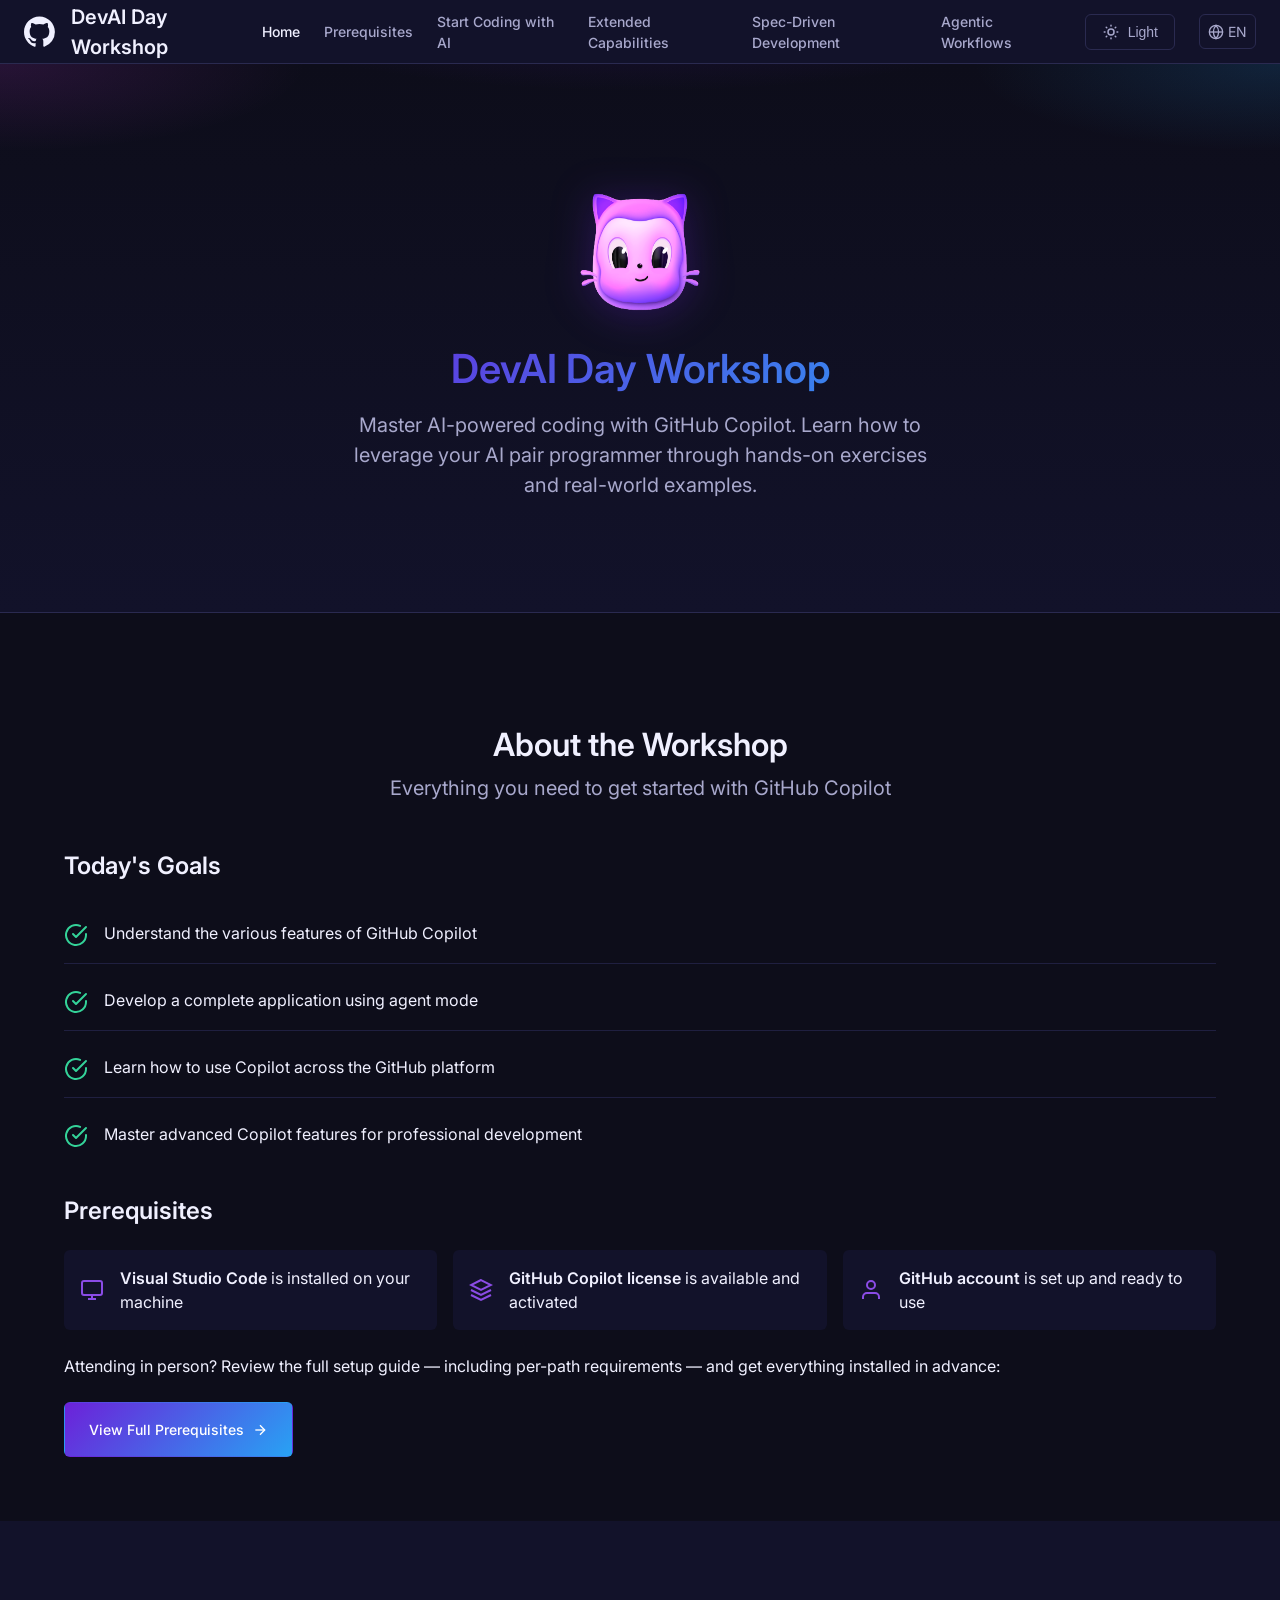
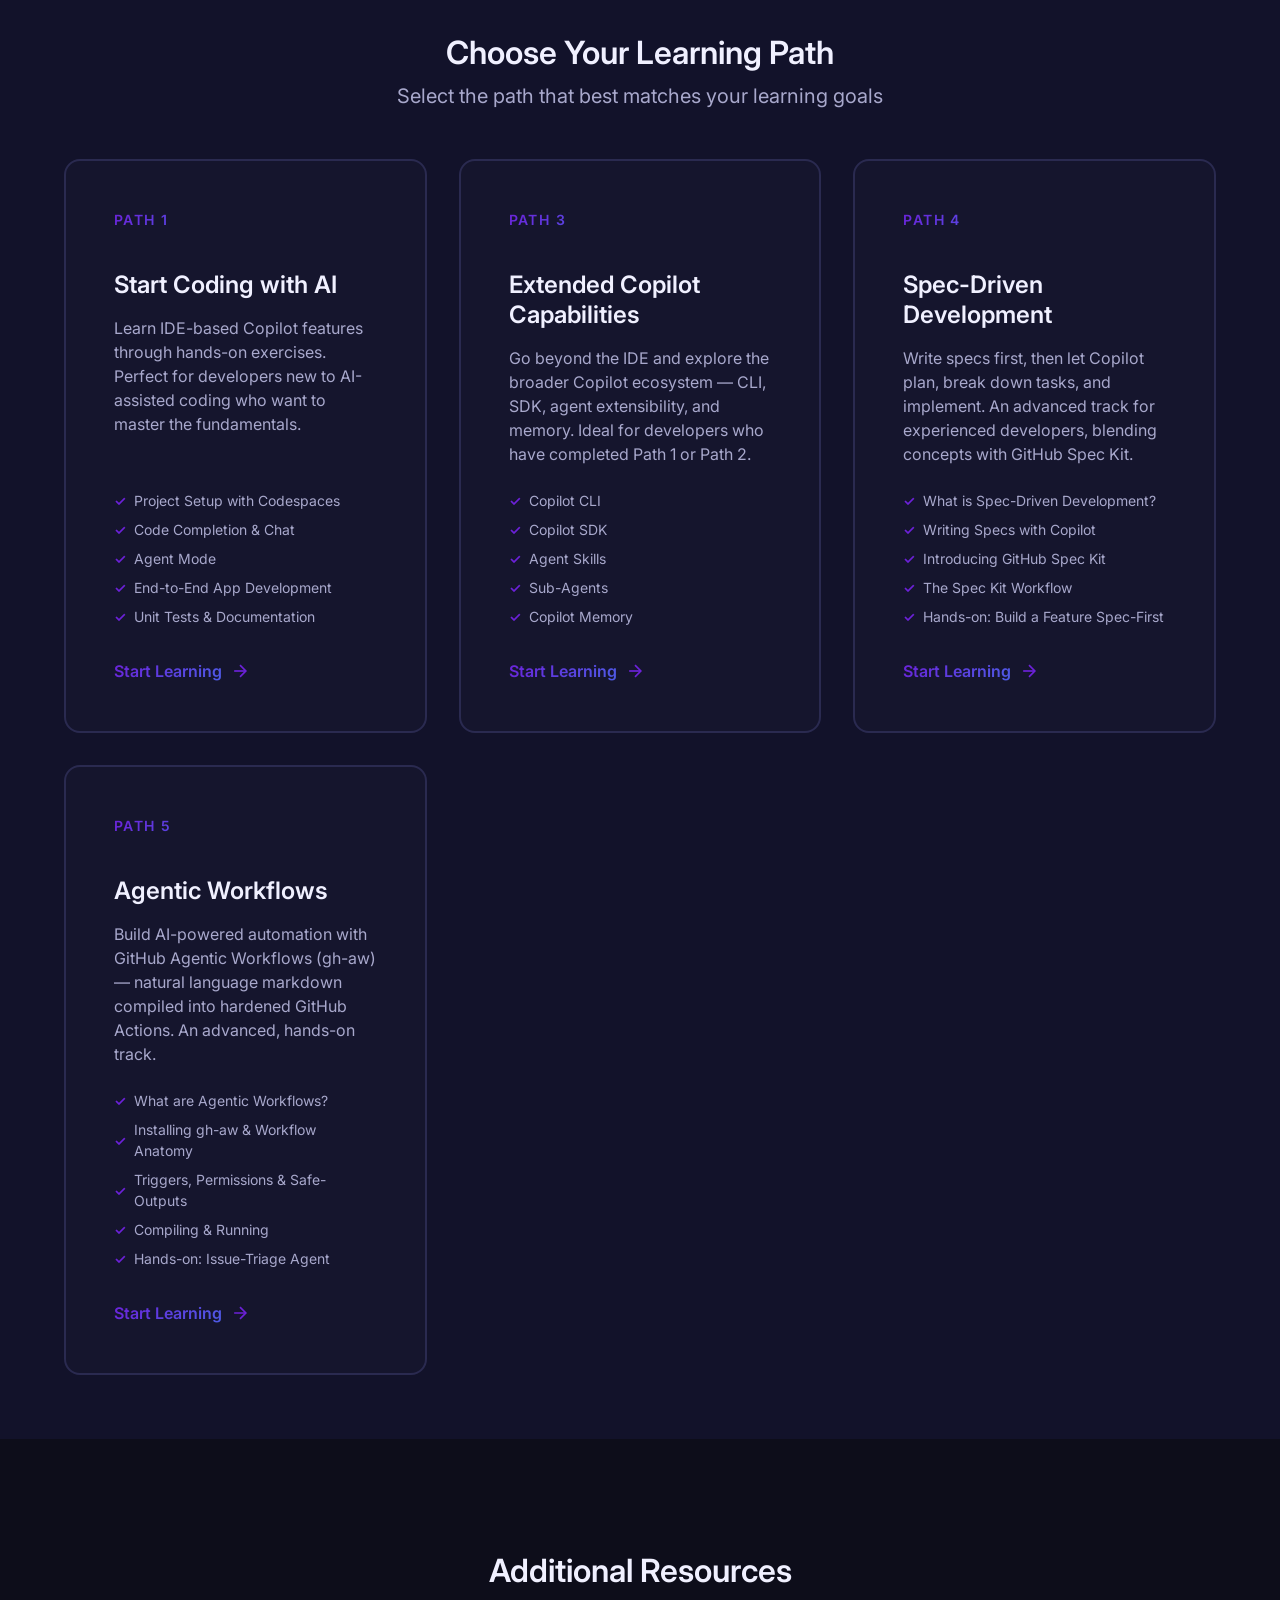
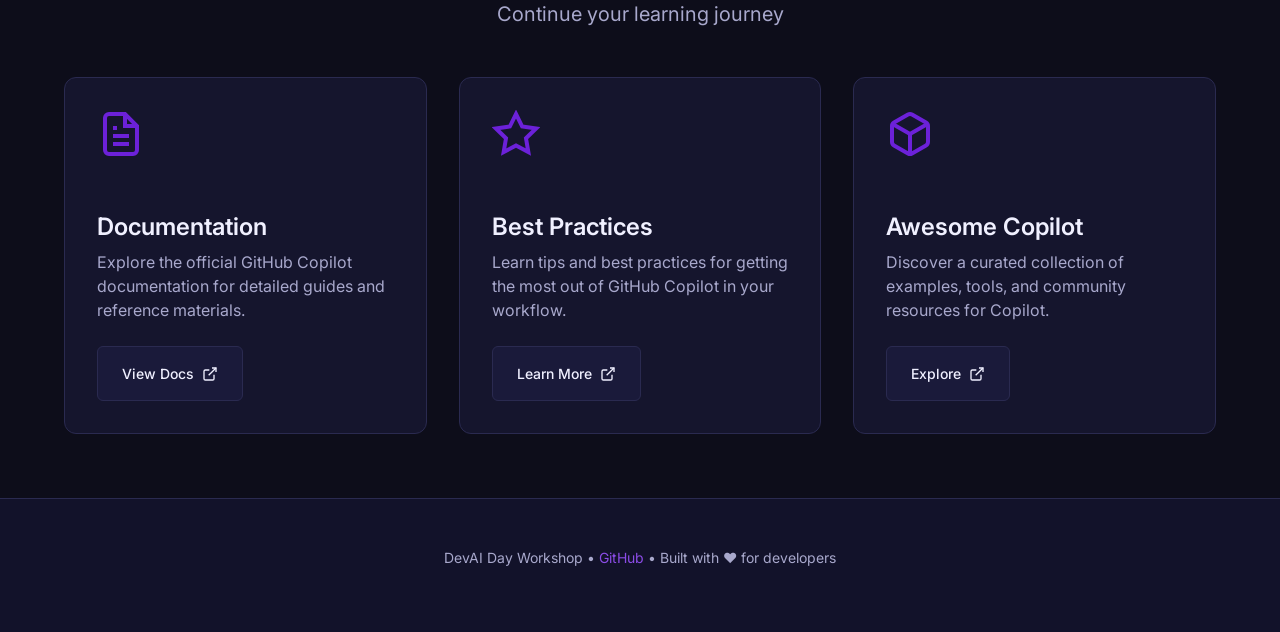
<file: index.html>
<!DOCTYPE html>
<html lang="en" data-i18n-title="index.meta.title">
<head>
  <meta charset="UTF-8">
  <meta name="viewport" content="width=device-width, initial-scale=1.0">
  <meta name="description" content="Learn how to use GitHub Copilot effectively with hands-on exercises. Choose your learning path: Start Coding with AI or explore Copilot Pro Features." data-i18n-attr="content:index.meta.description">
  <meta name="theme-color" content="#6C21D9">
  <title>DevAI Day Workshop</title>
  <link rel="stylesheet" href="devai-day-workshop/css/styles.css">
  <link rel="preconnect" href="https://fonts.googleapis.com">
  <link rel="preconnect" href="https://fonts.gstatic.com" crossorigin>
  <link href="https://fonts.googleapis.com/css2?family=Inter:wght@400;500;600;700&display=swap" rel="stylesheet">
  <style>
    body { font-family: 'Inter', var(--font-family); }
  </style>
</head>
<body data-i18n-page="index">
  <!-- Header -->
  <header class="site-header" role="banner">
    <div class="header-brand">
      <svg class="header-logo" viewBox="0 0 24 24" fill="currentColor" aria-hidden="true">
        <path d="M12 0C5.37 0 0 5.37 0 12c0 5.31 3.435 9.795 8.205 11.385.6.105.825-.255.825-.57 0-.285-.015-1.23-.015-2.235-3.015.555-3.795-.735-4.035-1.41-.135-.345-.72-1.41-1.23-1.695-.42-.225-1.02-.78-.015-.795.945-.015 1.62.87 1.845 1.23 1.08 1.815 2.805 1.305 3.495.99.105-.78.42-1.305.765-1.605-2.67-.3-5.46-1.335-5.46-5.925 0-1.305.465-2.385 1.23-3.225-.12-.3-.54-1.53.12-3.18 0 0 1.005-.315 3.3 1.23.96-.27 1.98-.405 3-.405s2.04.135 3 .405c2.295-1.56 3.3-1.23 3.3-1.23.66 1.65.24 2.88.12 3.18.765.84 1.23 1.905 1.23 3.225 0 4.605-2.805 5.625-5.475 5.925.435.375.81 1.095.81 2.22 0 1.605-.015 2.895-.015 3.3 0 .315.225.69.825.57A12.02 12.02 0 0024 12c0-6.63-5.37-12-12-12z"/>
      </svg>
      <a href="index.html" class="header-title">DevAI Day Workshop</a>
    </div>
    <nav class="header-nav" aria-label="Main navigation" data-i18n-attr="aria-label:common.nav.ariaMain">
      <a href="index.html" class="header-nav-link active" data-i18n="common.nav.home">Home</a>
      <a href="devai-day-workshop/prerequisites.html" class="header-nav-link" data-i18n="common.nav.prerequisites">Prerequisites</a>
      <a href="devai-day-workshop/start-coding.html" class="header-nav-link" data-i18n="common.nav.startCoding">Start Coding with AI</a>
      <a href="devai-day-workshop/extended-capabilities.html" class="header-nav-link" data-i18n="common.nav.extendedCapabilities">Extended Capabilities</a>
      <a href="devai-day-workshop/spec-driven-development.html" class="header-nav-link" data-i18n="common.nav.specDriven">Spec-Driven Development</a>
      <a href="devai-day-workshop/agentic-workflows.html" class="header-nav-link" data-i18n="common.nav.agenticWorkflows">Agentic Workflows</a>
      <button id="theme-toggle" class="theme-toggle" aria-label="Toggle dark mode" data-i18n-attr="aria-label:common.theme.toggleAria">
        <svg class="theme-toggle-icon" width="18" height="18" viewBox="0 0 24 24" fill="none" aria-hidden="true">
          <path d="M20.354 15.354A9 9 0 018.646 3.646 9.003 9.003 0 0012 21a9.003 9.003 0 008.354-5.646z" stroke="currentColor" stroke-width="2" stroke-linecap="round" stroke-linejoin="round"/>
        </svg>
        <span class="theme-toggle-text">Dark</span>
      </button>
      <div class="lang-switcher" data-lang-switcher>
        <svg class="lang-switcher-icon" viewBox="0 0 24 24" fill="none" stroke="currentColor" stroke-width="2" aria-hidden="true">
          <circle cx="12" cy="12" r="10"/>
          <line x1="2" y1="12" x2="22" y2="12"/>
          <path d="M12 2a15.3 15.3 0 0 1 4 10 15.3 15.3 0 0 1-4 10 15.3 15.3 0 0 1-4-10 15.3 15.3 0 0 1 4-10z"/>
        </svg>
        <select class="lang-select" aria-label="Select language" data-i18n-attr="aria-label:common.lang.selectAria">
          <option value="en">EN</option>
          <option value="nl">NL</option>
        </select>
      </div>
    </nav>
  </header>

  <!-- Main Content -->
  <main class="main-content" role="main">
    <!-- Hero Section -->
    <section class="hero" aria-labelledby="hero-title">
      <div class="hero-content">
        <img src="devai-day-workshop/img/mona.png" alt="GitHub Copilot Logo" data-i18n-attr="alt:index.hero.logoAlt" class="hero-logo">
        <h1 id="hero-title" class="hero-title" data-i18n="index.hero.title">DevAI Day Workshop</h1>
        <p class="hero-subtitle" data-i18n="index.hero.subtitle">
          Master AI-powered coding with GitHub Copilot. Learn how to leverage your AI pair programmer 
          through hands-on exercises and real-world examples.
        </p>
      </div>
    </section>

    <!-- About Section -->
    <section class="section" aria-labelledby="about-title">
      <div class="container">
        <div class="section-header">
          <h2 id="about-title" class="section-title" data-i18n="index.about.title">About the Workshop</h2>
          <p class="section-subtitle" data-i18n="index.about.subtitle">Everything you need to get started with GitHub Copilot</p>
        </div>

        <!-- Goals -->
        <h3 id="goals-heading" data-i18n="index.goals.title">Today's Goals</h3>
        <ul class="goals-list" aria-labelledby="goals-heading">
          <li>
            <svg viewBox="0 0 24 24" fill="none" stroke="currentColor" stroke-width="2" aria-hidden="true">
              <path d="M22 11.08V12a10 10 0 11-5.93-9.14" stroke-linecap="round" stroke-linejoin="round"/>
              <polyline points="22 4 12 14.01 9 11.01" stroke-linecap="round" stroke-linejoin="round"/>
            </svg>
            <span data-i18n="index.goals.item1">Understand the various features of GitHub Copilot</span>
          </li>
          <li>
            <svg viewBox="0 0 24 24" fill="none" stroke="currentColor" stroke-width="2" aria-hidden="true">
              <path d="M22 11.08V12a10 10 0 11-5.93-9.14" stroke-linecap="round" stroke-linejoin="round"/>
              <polyline points="22 4 12 14.01 9 11.01" stroke-linecap="round" stroke-linejoin="round"/>
            </svg>
            <span data-i18n="index.goals.item2">Develop a complete application using agent mode</span>
          </li>
          <li>
            <svg viewBox="0 0 24 24" fill="none" stroke="currentColor" stroke-width="2" aria-hidden="true">
              <path d="M22 11.08V12a10 10 0 11-5.93-9.14" stroke-linecap="round" stroke-linejoin="round"/>
              <polyline points="22 4 12 14.01 9 11.01" stroke-linecap="round" stroke-linejoin="round"/>
            </svg>
            <span data-i18n="index.goals.item3">Learn how to use Copilot across the GitHub platform</span>
          </li>
          <li>
            <svg viewBox="0 0 24 24" fill="none" stroke="currentColor" stroke-width="2" aria-hidden="true">
              <path d="M22 11.08V12a10 10 0 11-5.93-9.14" stroke-linecap="round" stroke-linejoin="round"/>
              <polyline points="22 4 12 14.01 9 11.01" stroke-linecap="round" stroke-linejoin="round"/>
            </svg>
            <span data-i18n="index.goals.item4">Master advanced Copilot features for professional development</span>
          </li>
        </ul>

        <!-- Prerequisites -->
        <h3 id="prereq-heading" data-i18n="index.prerequisites.title">Prerequisites</h3>
        <ul class="prerequisites-list" aria-labelledby="prereq-heading">
          <li>
            <svg viewBox="0 0 24 24" fill="none" stroke="currentColor" stroke-width="2" aria-hidden="true">
              <rect x="2" y="3" width="20" height="14" rx="2" ry="2"/>
              <line x1="8" y1="21" x2="16" y2="21"/>
              <line x1="12" y1="17" x2="12" y2="21"/>
            </svg>
            <span data-i18n-html="index.prerequisites.item1"><strong>Visual Studio Code</strong> is installed on your machine</span>
          </li>
          <li>
            <svg viewBox="0 0 24 24" fill="none" stroke="currentColor" stroke-width="2" aria-hidden="true">
              <path d="M12 2L2 7l10 5 10-5-10-5z"/>
              <path d="M2 17l10 5 10-5"/>
              <path d="M2 12l10 5 10-5"/>
            </svg>
            <span data-i18n-html="index.prerequisites.item2"><strong>GitHub Copilot license</strong> is available and activated</span>
          </li>
          <li>
            <svg viewBox="0 0 24 24" fill="none" stroke="currentColor" stroke-width="2" aria-hidden="true">
              <path d="M20 21v-2a4 4 0 00-4-4H8a4 4 0 00-4 4v2"/>
              <circle cx="12" cy="7" r="4"/>
            </svg>
            <span data-i18n-html="index.prerequisites.item3"><strong>GitHub account</strong> is set up and ready to use</span>
          </li>
        </ul>

        <p style="margin-top:1.5rem;" data-i18n="index.prerequisites.note">Attending in person? Review the full setup guide — including per-path requirements — and get everything installed in advance:</p>
        <a href="devai-day-workshop/prerequisites.html" class="button button-primary" style="display:inline-flex;align-items:center;gap:0.5rem;margin-top:0.5rem;">
          <span data-i18n="index.prerequisites.cta">View Full Prerequisites</span>
          <svg width="16" height="16" viewBox="0 0 24 24" fill="none" stroke="currentColor" stroke-width="2" aria-hidden="true">
            <line x1="5" y1="12" x2="19" y2="12"/>
            <polyline points="12 5 19 12 12 19"/>
          </svg>
        </a>
      </div>
    </section>

    <!-- Learning Paths Section -->
    <section class="section" aria-labelledby="paths-title" style="background-color: var(--color-bg-secondary);">
      <div class="container">
        <div class="section-header">
          <h2 id="paths-title" class="section-title" data-i18n="index.paths.title">Choose Your Learning Path</h2>
          <p class="section-subtitle" data-i18n="index.paths.subtitle">Select the path that best matches your learning goals</p>
        </div>

        <div class="path-cards">
          <!-- Path 1: Start Coding with AI -->
          <a href="devai-day-workshop/start-coding.html" class="path-card" aria-labelledby="path1-title">
            <span class="path-card-number" data-i18n="index.path1.number">Path 1</span>
            <h3 id="path1-title" class="path-card-title" data-i18n="index.path1.title">Start Coding with AI</h3>
            <p class="path-card-description" data-i18n="index.path1.description">
              Learn IDE-based Copilot features through hands-on exercises. Perfect for developers 
              new to AI-assisted coding who want to master the fundamentals.
            </p>
            <ul class="path-card-topics">
              <li data-i18n="index.path1.topic1">Project Setup with Codespaces</li>
              <li data-i18n="index.path1.topic2">Code Completion &amp; Chat</li>
              <li data-i18n="index.path1.topic3">Agent Mode</li>
              <li data-i18n="index.path1.topic4">End-to-End App Development</li>
              <li data-i18n="index.path1.topic5">Unit Tests &amp; Documentation</li>
            </ul>
            <span class="path-card-action">
              <span data-i18n="index.path1.action">Start Learning</span>
              <svg width="20" height="20" viewBox="0 0 24 24" fill="none" stroke="currentColor" stroke-width="2" aria-hidden="true">
                <line x1="5" y1="12" x2="19" y2="12"/>
                <polyline points="12 5 19 12 12 19"/>
              </svg>
            </span>
          </a>

          <!-- Path 3: Extended Copilot Capabilities -->
          <a href="devai-day-workshop/extended-capabilities.html" class="path-card" aria-labelledby="path3-title">
            <span class="path-card-number" data-i18n="index.path3.number">Path 3</span>
            <h3 id="path3-title" class="path-card-title" data-i18n="index.path3.title">Extended Copilot Capabilities</h3>
            <p class="path-card-description" data-i18n="index.path3.description">
              Go beyond the IDE and explore the broader Copilot ecosystem — CLI, SDK, agent 
              extensibility, and memory. Ideal for developers who have completed Path 1.
            </p>
            <ul class="path-card-topics">
              <li data-i18n="index.path3.topic1">Copilot CLI</li>
              <li data-i18n="index.path3.topic2">Copilot SDK</li>
              <li data-i18n="index.path3.topic3">Agent Skills</li>
              <li data-i18n="index.path3.topic4">Sub-Agents</li>
              <li data-i18n="index.path3.topic5">Copilot Memory</li>
            </ul>
            <span class="path-card-action">
              <span data-i18n="index.path3.action">Start Learning</span>
              <svg width="20" height="20" viewBox="0 0 24 24" fill="none" stroke="currentColor" stroke-width="2" aria-hidden="true">
                <line x1="5" y1="12" x2="19" y2="12"/>
                <polyline points="12 5 19 12 12 19"/>
              </svg>
            </span>
          </a>

          <!-- Path 4: Spec-Driven Development -->
          <a href="devai-day-workshop/spec-driven-development.html" class="path-card" aria-labelledby="path4-title">
            <span class="path-card-number" data-i18n="index.path4.number">Path 4</span>
            <h3 id="path4-title" class="path-card-title" data-i18n="index.path4.title">Spec-Driven Development</h3>
            <p class="path-card-description" data-i18n="index.path4.description">
              Write specs first, then let Copilot plan, break down tasks, and implement. An
              advanced track for experienced developers, blending concepts with GitHub Spec Kit.
            </p>
            <ul class="path-card-topics">
              <li data-i18n="index.path4.topic1">What is Spec-Driven Development?</li>
              <li data-i18n="index.path4.topic2">Writing Specs with Copilot</li>
              <li data-i18n="index.path4.topic3">Introducing GitHub Spec Kit</li>
              <li data-i18n="index.path4.topic4">The Spec Kit Workflow</li>
              <li data-i18n="index.path4.topic5">Hands-on: Build a Feature Spec-First</li>
            </ul>
            <span class="path-card-action">
              <span data-i18n="index.path4.action">Start Learning</span>
              <svg width="20" height="20" viewBox="0 0 24 24" fill="none" stroke="currentColor" stroke-width="2" aria-hidden="true">
                <line x1="5" y1="12" x2="19" y2="12"/>
                <polyline points="12 5 19 12 12 19"/>
              </svg>
            </span>
          </a>

          <!-- Path 5: Agentic Workflows -->
          <a href="devai-day-workshop/agentic-workflows.html" class="path-card" aria-labelledby="path5-title">
            <span class="path-card-number" data-i18n="index.path5.number">Path 5</span>
            <h3 id="path5-title" class="path-card-title" data-i18n="index.path5.title">Agentic Workflows</h3>
            <p class="path-card-description" data-i18n="index.path5.description">
              Build AI-powered automation with GitHub Agentic Workflows (gh-aw) — natural language
              markdown compiled into hardened GitHub Actions. An advanced, hands-on track.
            </p>
            <ul class="path-card-topics">
              <li data-i18n="index.path5.topic1">What are Agentic Workflows?</li>
              <li data-i18n="index.path5.topic2">Installing gh-aw &amp; Workflow Anatomy</li>
              <li data-i18n="index.path5.topic3">Triggers, Permissions &amp; Safe-Outputs</li>
              <li data-i18n="index.path5.topic4">Compiling &amp; Running</li>
              <li data-i18n="index.path5.topic5">Hands-on: Issue-Triage Agent</li>
            </ul>
            <span class="path-card-action">
              <span data-i18n="index.path5.action">Start Learning</span>
              <svg width="20" height="20" viewBox="0 0 24 24" fill="none" stroke="currentColor" stroke-width="2" aria-hidden="true">
                <line x1="5" y1="12" x2="19" y2="12"/>
                <polyline points="12 5 19 12 12 19"/>
              </svg>
            </span>
          </a>
        </div>
      </div>
    </section>

    <!-- Resources Section -->
    <section class="section" aria-labelledby="resources-title">
      <div class="container">
        <div class="section-header">
          <h2 id="resources-title" class="section-title" data-i18n="index.resources.title">Additional Resources</h2>
          <p class="section-subtitle" data-i18n="index.resources.subtitle">Continue your learning journey</p>
        </div>

        <div class="card-grid">
          <div class="card">
            <svg class="card-icon" viewBox="0 0 24 24" fill="none" stroke="currentColor" stroke-width="2" aria-hidden="true">
              <path d="M14 2H6a2 2 0 00-2 2v16a2 2 0 002 2h12a2 2 0 002-2V8z"/>
              <polyline points="14 2 14 8 20 8"/>
              <line x1="16" y1="13" x2="8" y2="13"/>
              <line x1="16" y1="17" x2="8" y2="17"/>
              <polyline points="10 9 9 9 8 9"/>
            </svg>
            <h3 class="card-title" data-i18n="index.resources.docs.title">Documentation</h3>
            <p class="card-description" data-i18n="index.resources.docs.description">Explore the official GitHub Copilot documentation for detailed guides and reference materials.</p>
            <a href="https://docs.github.com/copilot" target="_blank" rel="noopener noreferrer" class="button button-secondary">
              <span data-i18n="index.resources.docs.cta">View Docs</span>
              <svg width="16" height="16" viewBox="0 0 24 24" fill="none" stroke="currentColor" stroke-width="2" aria-hidden="true">
                <path d="M18 13v6a2 2 0 01-2 2H5a2 2 0 01-2-2V8a2 2 0 012-2h6"/>
                <polyline points="15 3 21 3 21 9"/>
                <line x1="10" y1="14" x2="21" y2="3"/>
              </svg>
            </a>
          </div>

          <div class="card">
            <svg class="card-icon" viewBox="0 0 24 24" fill="none" stroke="currentColor" stroke-width="2" aria-hidden="true">
              <polygon points="12 2 15.09 8.26 22 9.27 17 14.14 18.18 21.02 12 17.77 5.82 21.02 7 14.14 2 9.27 8.91 8.26 12 2"/>
            </svg>
            <h3 class="card-title" data-i18n="index.resources.bestPractices.title">Best Practices</h3>
            <p class="card-description" data-i18n="index.resources.bestPractices.description">Learn tips and best practices for getting the most out of GitHub Copilot in your workflow.</p>
            <a href="https://docs.github.com/copilot/using-github-copilot/best-practices-for-using-github-copilot" target="_blank" rel="noopener noreferrer" class="button button-secondary">
              <span data-i18n="index.resources.bestPractices.cta">Learn More</span>
              <svg width="16" height="16" viewBox="0 0 24 24" fill="none" stroke="currentColor" stroke-width="2" aria-hidden="true">
                <path d="M18 13v6a2 2 0 01-2 2H5a2 2 0 01-2-2V8a2 2 0 012-2h6"/>
                <polyline points="15 3 21 3 21 9"/>
                <line x1="10" y1="14" x2="21" y2="3"/>
              </svg>
            </a>
          </div>

          <div class="card">
            <svg class="card-icon" viewBox="0 0 24 24" fill="none" stroke="currentColor" stroke-width="2" aria-hidden="true">
              <path d="M21 16V8a2 2 0 00-1-1.73l-7-4a2 2 0 00-2 0l-7 4A2 2 0 003 8v8a2 2 0 001 1.73l7 4a2 2 0 002 0l7-4A2 2 0 0021 16z"/>
              <polyline points="3.27 6.96 12 12.01 20.73 6.96"/>
              <line x1="12" y1="22.08" x2="12" y2="12"/>
            </svg>
            <h3 class="card-title" data-i18n="index.resources.awesome.title">Awesome Copilot</h3>
            <p class="card-description" data-i18n="index.resources.awesome.description">Discover a curated collection of examples, tools, and community resources for Copilot.</p>
            <a href="https://github.com/github/awesome-copilot" target="_blank" rel="noopener noreferrer" class="button button-secondary">
              <span data-i18n="index.resources.awesome.cta">Explore</span>
              <svg width="16" height="16" viewBox="0 0 24 24" fill="none" stroke="currentColor" stroke-width="2" aria-hidden="true">
                <path d="M18 13v6a2 2 0 01-2 2H5a2 2 0 01-2-2V8a2 2 0 012-2h6"/>
                <polyline points="15 3 21 3 21 9"/>
                <line x1="10" y1="14" x2="21" y2="3"/>
              </svg>
            </a>
          </div>
        </div>
      </div>
    </section>

  <!-- Footer -->
  <footer class="site-footer" role="contentinfo">
    <div class="container">
      <p data-i18n-html="common.footer.html">
        DevAI Day Workshop &bull; 
        <a href="https://github.com" target="_blank" rel="noopener noreferrer">GitHub</a> &bull;
        Built with ❤️ for developers
      </p>
    </div>
  </footer>

  <script src="devai-day-workshop/i18n/bundles/index.js"></script>
  <script src="devai-day-workshop/js/i18n.js"></script>
  <script src="devai-day-workshop/js/main.js"></script>
</body>
</html>
</file>
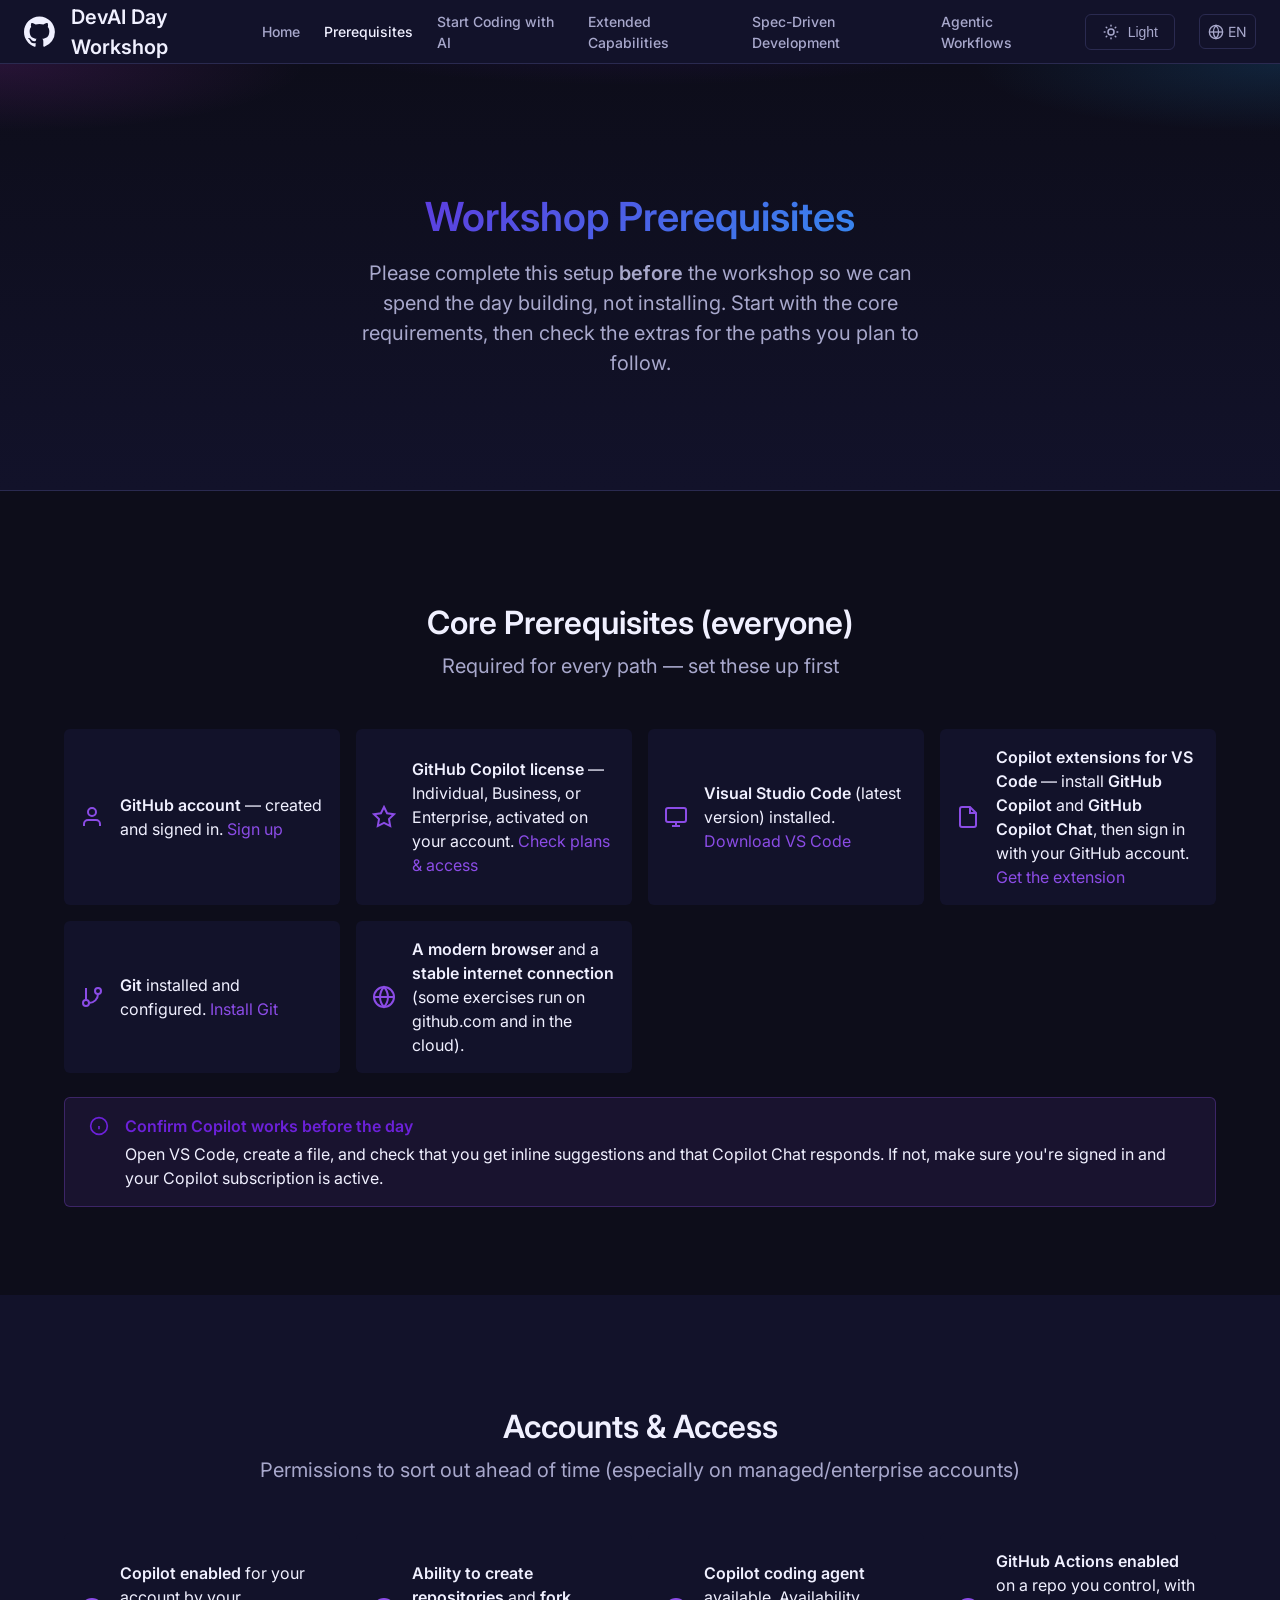
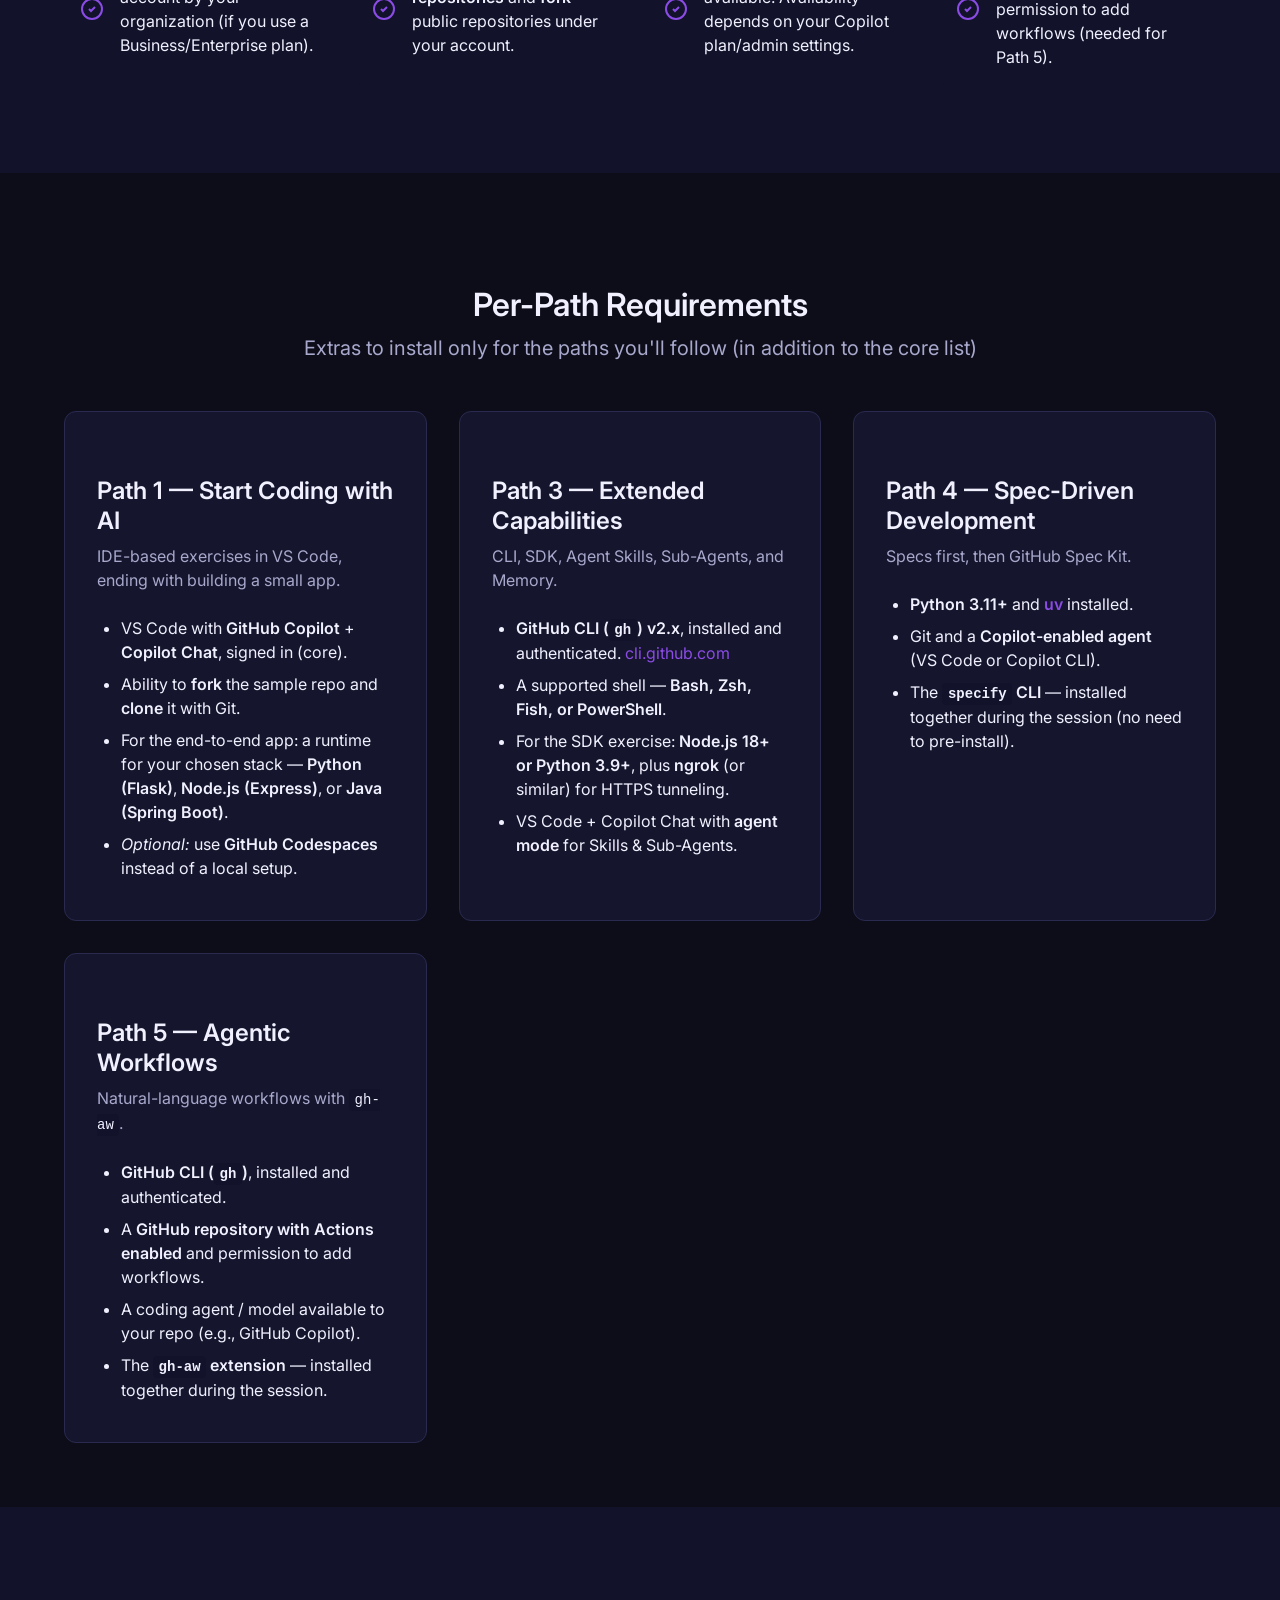
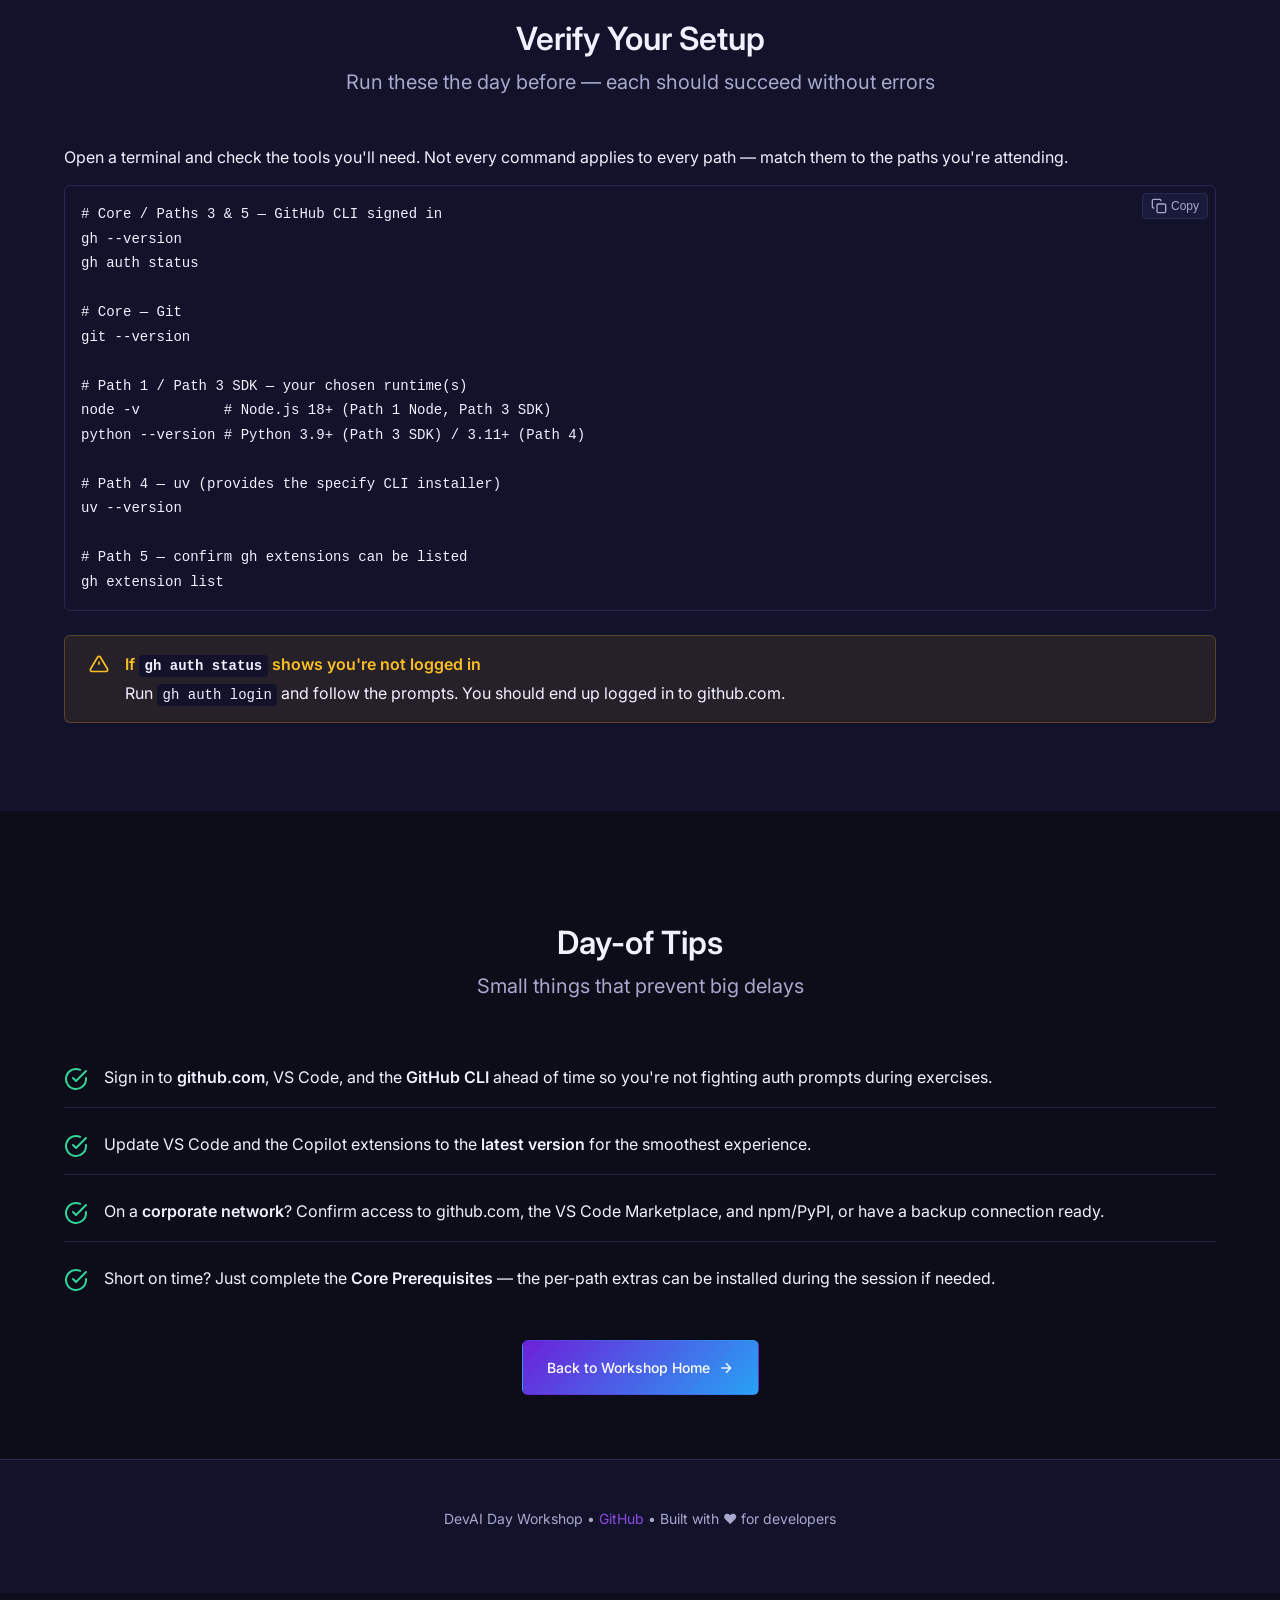
<file: devai-day-workshop/prerequisites.html>
<!DOCTYPE html>
<html lang="en" data-i18n-title="prerequisites.meta.title">
<head>
  <meta charset="UTF-8">
  <meta name="viewport" content="width=device-width, initial-scale=1.0">
  <meta name="description" content="Prerequisites for the DevAI Day Workshop — everything attendees should install and set up in advance for a smooth day, with core and per-path requirements." data-i18n-attr="content:prerequisites.meta.description">
  <meta name="theme-color" content="#6C21D9">
  <title>Prerequisites - DevAI Day Workshop</title>
  <link rel="stylesheet" href="css/styles.css">
  <link rel="preconnect" href="https://fonts.googleapis.com">
  <link rel="preconnect" href="https://fonts.gstatic.com" crossorigin>
  <link href="https://fonts.googleapis.com/css2?family=Inter:wght@400;500;600;700&display=swap" rel="stylesheet">
  <style>
    body { font-family: 'Inter', var(--font-family); }
  </style>
</head>
<body data-i18n-page="prerequisites">
  <!-- Header -->
  <header class="site-header" role="banner">
    <div class="header-brand">
      <svg class="header-logo" viewBox="0 0 24 24" fill="currentColor" aria-hidden="true">
        <path d="M12 0C5.37 0 0 5.37 0 12c0 5.31 3.435 9.795 8.205 11.385.6.105.825-.255.825-.57 0-.285-.015-1.23-.015-2.235-3.015.555-3.795-.735-4.035-1.41-.135-.345-.72-1.41-1.23-1.695-.42-.225-1.02-.78-.015-.795.945-.015 1.62.87 1.845 1.23 1.08 1.815 2.805 1.305 3.495.99.105-.78.42-1.305.765-1.605-2.67-.3-5.46-1.335-5.46-5.925 0-1.305.465-2.385 1.23-3.225-.12-.3-.54-1.53.12-3.18 0 0 1.005-.315 3.3 1.23.96-.27 1.98-.405 3-.405s2.04.135 3 .405c2.295-1.56 3.3-1.23 3.3-1.23.66 1.65.24 2.88.12 3.18.765.84 1.23 1.905 1.23 3.225 0 4.605-2.805 5.625-5.475 5.925.435.375.81 1.095.81 2.22 0 1.605-.015 2.895-.015 3.3 0 .315.225.69.825.57A12.02 12.02 0 0024 12c0-6.63-5.37-12-12-12z"/>
      </svg>
      <a href="../index.html" class="header-title">DevAI Day Workshop</a>
    </div>
    <nav class="header-nav" aria-label="Main navigation" data-i18n-attr="aria-label:common.nav.ariaMain">
      <a href="../index.html" class="header-nav-link" data-i18n="common.nav.home">Home</a>
      <a href="prerequisites.html" class="header-nav-link active" data-i18n="common.nav.prerequisites">Prerequisites</a>
      <a href="start-coding.html" class="header-nav-link" data-i18n="common.nav.startCoding">Start Coding with AI</a>

      <a href="extended-capabilities.html" class="header-nav-link" data-i18n="common.nav.extendedCapabilities">Extended Capabilities</a>
      <a href="spec-driven-development.html" class="header-nav-link" data-i18n="common.nav.specDriven">Spec-Driven Development</a>
      <a href="agentic-workflows.html" class="header-nav-link" data-i18n="common.nav.agenticWorkflows">Agentic Workflows</a>
      <button id="theme-toggle" class="theme-toggle" aria-label="Toggle dark mode" data-i18n-attr="aria-label:common.theme.toggleAria">
        <svg class="theme-toggle-icon" width="18" height="18" viewBox="0 0 24 24" fill="none" aria-hidden="true">
          <path d="M20.354 15.354A9 9 0 018.646 3.646 9.003 9.003 0 0012 21a9.003 9.003 0 008.354-5.646z" stroke="currentColor" stroke-width="2" stroke-linecap="round" stroke-linejoin="round"/>
        </svg>
        <span class="theme-toggle-text">Dark</span>
      </button>
      <div class="lang-switcher" data-lang-switcher>
        <svg class="lang-switcher-icon" viewBox="0 0 24 24" fill="none" stroke="currentColor" stroke-width="2" aria-hidden="true">
          <circle cx="12" cy="12" r="10"/>
          <line x1="2" y1="12" x2="22" y2="12"/>
          <path d="M12 2a15.3 15.3 0 0 1 4 10 15.3 15.3 0 0 1-4 10 15.3 15.3 0 0 1-4-10 15.3 15.3 0 0 1 4-10z"/>
        </svg>
        <select class="lang-select" aria-label="Select language" data-i18n-attr="aria-label:common.lang.selectAria">
          <option value="en">EN</option>
          <option value="nl">NL</option>
        </select>
      </div>
    </nav>
  </header>

  <!-- Main Content -->
  <main class="main-content" role="main">
    <!-- Hero Section -->
    <section class="hero" aria-labelledby="hero-title">
      <div class="hero-content">
        <h1 id="hero-title" class="hero-title" data-i18n="prerequisites.hero.title">Workshop Prerequisites</h1>
        <p class="hero-subtitle" data-i18n-html="prerequisites.hero.subtitle">
          Please complete this setup <strong>before</strong> the workshop so we can spend the
          day building, not installing. Start with the core requirements, then check the
          extras for the paths you plan to follow.
        </p>
      </div>
    </section>

    <!-- Core Prerequisites -->
    <section class="section" aria-labelledby="core-title">
      <div class="container">
        <div class="section-header">
          <h2 id="core-title" class="section-title" data-i18n="prerequisites.core.title">Core Prerequisites (everyone)</h2>
          <p class="section-subtitle" data-i18n="prerequisites.core.subtitle">Required for every path — set these up first</p>
        </div>

        <ul class="prerequisites-list" aria-label="Core prerequisites" data-i18n-attr="aria-label:prerequisites.core.listAria">
          <li>
            <svg viewBox="0 0 24 24" fill="none" stroke="currentColor" stroke-width="2" aria-hidden="true">
              <path d="M20 21v-2a4 4 0 00-4-4H8a4 4 0 00-4 4v2"/>
              <circle cx="12" cy="7" r="4"/>
            </svg>
            <span data-i18n-html="prerequisites.core.githubAccount.html"><strong>GitHub account</strong> — created and signed in. <a href="https://github.com/signup" target="_blank" rel="noopener noreferrer">Sign up</a></span>
          </li>
          <li>
            <svg viewBox="0 0 24 24" fill="none" stroke="currentColor" stroke-width="2" aria-hidden="true">
              <polygon points="12 2 15.09 8.26 22 9.27 17 14.14 18.18 21.02 12 17.77 5.82 21.02 7 14.14 2 9.27 8.91 8.26 12 2"/>
            </svg>
            <span data-i18n-html="prerequisites.core.copilotLicense.html"><strong>GitHub Copilot license</strong> — Individual, Business, or Enterprise, activated on your account. <a href="https://github.com/features/copilot" target="_blank" rel="noopener noreferrer">Check plans &amp; access</a></span>
          </li>
          <li>
            <svg viewBox="0 0 24 24" fill="none" stroke="currentColor" stroke-width="2" aria-hidden="true">
              <rect x="2" y="3" width="20" height="14" rx="2" ry="2"/>
              <line x1="8" y1="21" x2="16" y2="21"/>
              <line x1="12" y1="17" x2="12" y2="21"/>
            </svg>
            <span data-i18n-html="prerequisites.core.vscode.html"><strong>Visual Studio Code</strong> (latest version) installed. <a href="https://code.visualstudio.com/" target="_blank" rel="noopener noreferrer">Download VS Code</a></span>
          </li>
          <li>
            <svg viewBox="0 0 24 24" fill="none" stroke="currentColor" stroke-width="2" aria-hidden="true">
              <path d="M14 2H6a2 2 0 00-2 2v16a2 2 0 002 2h12a2 2 0 002-2V8z"/>
              <polyline points="14 2 14 8 20 8"/>
            </svg>
            <span data-i18n-html="prerequisites.core.copilotExtensions.html"><strong>Copilot extensions for VS Code</strong> — install <strong>GitHub Copilot</strong> and <strong>GitHub Copilot Chat</strong>, then sign in with your GitHub account. <a href="https://marketplace.visualstudio.com/items?itemName=GitHub.copilot" target="_blank" rel="noopener noreferrer">Get the extension</a></span>
          </li>
          <li>
            <svg viewBox="0 0 24 24" fill="none" stroke="currentColor" stroke-width="2" aria-hidden="true">
              <line x1="6" y1="3" x2="6" y2="15"/>
              <circle cx="18" cy="6" r="3"/>
              <circle cx="6" cy="18" r="3"/>
              <path d="M18 9a9 9 0 01-9 9"/>
            </svg>
            <span data-i18n-html="prerequisites.core.git.html"><strong>Git</strong> installed and configured. <a href="https://git-scm.com/downloads" target="_blank" rel="noopener noreferrer">Install Git</a></span>
          </li>
          <li>
            <svg viewBox="0 0 24 24" fill="none" stroke="currentColor" stroke-width="2" aria-hidden="true">
              <circle cx="12" cy="12" r="10"/>
              <line x1="2" y1="12" x2="22" y2="12"/>
              <path d="M12 2a15.3 15.3 0 014 10 15.3 15.3 0 01-4 10 15.3 15.3 0 01-4-10 15.3 15.3 0 014-10z"/>
            </svg>
            <span data-i18n-html="prerequisites.core.browser.html"><strong>A modern browser</strong> and a <strong>stable internet connection</strong> (some exercises run on github.com and in the cloud).</span>
          </li>
        </ul>

        <div class="info-box note" style="margin-top:1.5rem;">
          <svg viewBox="0 0 24 24" fill="none" stroke="currentColor" stroke-width="2" aria-hidden="true">
            <circle cx="12" cy="12" r="10"/>
            <line x1="12" y1="16" x2="12" y2="12"/>
            <line x1="12" y1="8" x2="12.01" y2="8"/>
          </svg>
          <div class="info-box-content">
            <strong data-i18n="prerequisites.core.confirmTitle">Confirm Copilot works before the day</strong>
            <p data-i18n="prerequisites.core.confirmText">Open VS Code, create a file, and check that you get inline suggestions and that Copilot Chat responds. If not, make sure you're signed in and your Copilot subscription is active.</p>
          </div>
        </div>
      </div>
    </section>

    <!-- Accounts & Access -->
    <section class="section" aria-labelledby="access-title" style="background-color: var(--color-bg-secondary);">
      <div class="container">
        <div class="section-header">
          <h2 id="access-title" class="section-title" data-i18n="prerequisites.access.title">Accounts &amp; Access</h2>
          <p class="section-subtitle" data-i18n="prerequisites.access.subtitle">Permissions to sort out ahead of time (especially on managed/enterprise accounts)</p>
        </div>
        <ul class="prerequisites-list" aria-label="Accounts and access" data-i18n-attr="aria-label:prerequisites.access.listAria">
          <li>
            <svg viewBox="0 0 24 24" fill="none" stroke="currentColor" stroke-width="2" aria-hidden="true">
              <path d="M9 12l2 2 4-4"/>
              <circle cx="12" cy="12" r="10"/>
            </svg>
            <span data-i18n-html="prerequisites.access.copilotEnabled.html"><strong>Copilot enabled</strong> for your account by your organization (if you use a Business/Enterprise plan).</span>
          </li>
          <li>
            <svg viewBox="0 0 24 24" fill="none" stroke="currentColor" stroke-width="2" aria-hidden="true">
              <path d="M9 12l2 2 4-4"/>
              <circle cx="12" cy="12" r="10"/>
            </svg>
            <span data-i18n-html="prerequisites.access.repositories.html"><strong>Ability to create repositories</strong> and <strong>fork</strong> public repositories under your account.</span>
          </li>
          <li>
            <svg viewBox="0 0 24 24" fill="none" stroke="currentColor" stroke-width="2" aria-hidden="true">
              <path d="M9 12l2 2 4-4"/>
              <circle cx="12" cy="12" r="10"/>
            </svg>
            <span data-i18n-html="prerequisites.access.codingAgent.html"><strong>Copilot coding agent</strong> available. Availability depends on your Copilot plan/admin settings.</span>
          </li>
          <li>
            <svg viewBox="0 0 24 24" fill="none" stroke="currentColor" stroke-width="2" aria-hidden="true">
              <path d="M9 12l2 2 4-4"/>
              <circle cx="12" cy="12" r="10"/>
            </svg>
            <span data-i18n-html="prerequisites.access.actions.html"><strong>GitHub Actions enabled</strong> on a repo you control, with permission to add workflows (needed for Path 5).</span>
          </li>
        </ul>
      </div>
    </section>

    <!-- Per-Path Requirements -->
    <section class="section" aria-labelledby="perpath-title">
      <div class="container">
        <div class="section-header">
          <h2 id="perpath-title" class="section-title" data-i18n="prerequisites.perPath.title">Per-Path Requirements</h2>
          <p class="section-subtitle" data-i18n="prerequisites.perPath.subtitle">Extras to install only for the paths you'll follow (in addition to the core list)</p>
        </div>

        <div class="card-grid">
          <!-- Path 1 -->
          <div class="card">
            <h3 class="card-title" data-i18n="prerequisites.path1.title">Path 1 — Start Coding with AI</h3>
            <p class="card-description" data-i18n="prerequisites.path1.description">IDE-based exercises in VS Code, ending with building a small app.</p>
            <ul>
              <li data-i18n-html="prerequisites.path1.item1.html">VS Code with <strong>GitHub Copilot</strong> + <strong>Copilot Chat</strong>, signed in (core).</li>
              <li data-i18n-html="prerequisites.path1.item2.html">Ability to <strong>fork</strong> the sample repo and <strong>clone</strong> it with Git.</li>
              <li data-i18n-html="prerequisites.path1.item3.html">For the end-to-end app: a runtime for your chosen stack — <strong>Python (Flask)</strong>, <strong>Node.js (Express)</strong>, or <strong>Java (Spring Boot)</strong>.</li>
              <li data-i18n-html="prerequisites.path1.item4.html"><em>Optional:</em> use <strong>GitHub Codespaces</strong> instead of a local setup.</li>
            </ul>
          </div>

          <!-- Path 3 -->
          <div class="card">
            <h3 class="card-title" data-i18n="prerequisites.path3.title">Path 3 — Extended Capabilities</h3>
            <p class="card-description" data-i18n="prerequisites.path3.description">CLI, SDK, Agent Skills, Sub-Agents, and Memory.</p>
            <ul>
              <li data-i18n-html="prerequisites.path3.item1.html"><strong>GitHub CLI (<code>gh</code>) v2.x</strong>, installed and authenticated. <a href="https://cli.github.com/" target="_blank" rel="noopener noreferrer">cli.github.com</a></li>
              <li data-i18n-html="prerequisites.path3.item2.html">A supported shell — <strong>Bash, Zsh, Fish, or PowerShell</strong>.</li>
              <li data-i18n-html="prerequisites.path3.item3.html">For the SDK exercise: <strong>Node.js 18+ or Python 3.9+</strong>, plus <strong>ngrok</strong> (or similar) for HTTPS tunneling.</li>
              <li data-i18n-html="prerequisites.path3.item4.html">VS Code + Copilot Chat with <strong>agent mode</strong> for Skills &amp; Sub-Agents.</li>
            </ul>
          </div>

          <!-- Path 4 -->
          <div class="card">
            <h3 class="card-title" data-i18n="prerequisites.path4.title">Path 4 — Spec-Driven Development</h3>
            <p class="card-description" data-i18n="prerequisites.path4.description">Specs first, then GitHub Spec Kit.</p>
            <ul>
              <li data-i18n-html="prerequisites.path4.item1.html"><strong>Python 3.11+</strong> and <strong><a href="https://docs.astral.sh/uv/" target="_blank" rel="noopener noreferrer">uv</a></strong> installed.</li>
              <li data-i18n-html="prerequisites.path4.item2.html">Git and a <strong>Copilot-enabled agent</strong> (VS Code or Copilot CLI).</li>
              <li data-i18n-html="prerequisites.path4.item3.html">The <strong><code>specify</code> CLI</strong> — installed together during the session (no need to pre-install).</li>
            </ul>
          </div>

          <!-- Path 5 -->
          <div class="card">
            <h3 class="card-title" data-i18n="prerequisites.path5.title">Path 5 — Agentic Workflows</h3>
            <p class="card-description" data-i18n-html="prerequisites.path5.description">Natural-language workflows with <code>gh-aw</code>.</p>
            <ul>
              <li data-i18n-html="prerequisites.path5.item1.html"><strong>GitHub CLI (<code>gh</code>)</strong>, installed and authenticated.</li>
              <li data-i18n-html="prerequisites.path5.item2.html">A <strong>GitHub repository with Actions enabled</strong> and permission to add workflows.</li>
              <li data-i18n="prerequisites.path5.item3">A coding agent / model available to your repo (e.g., GitHub Copilot).</li>
              <li data-i18n-html="prerequisites.path5.item4.html">The <strong><code>gh-aw</code> extension</strong> — installed together during the session.</li>
            </ul>
          </div>
        </div>
      </div>
    </section>

    <!-- Verify Your Setup -->
    <section class="section" aria-labelledby="verify-title" style="background-color: var(--color-bg-secondary);">
      <div class="container">
        <div class="section-header">
          <h2 id="verify-title" class="section-title" data-i18n="prerequisites.verify.title">Verify Your Setup</h2>
          <p class="section-subtitle" data-i18n="prerequisites.verify.subtitle">Run these the day before — each should succeed without errors</p>
        </div>

        <p data-i18n="prerequisites.verify.intro">Open a terminal and check the tools you'll need. Not every command applies to every path — match them to the paths you're attending.</p>
        <pre><code># Core / Paths 3 &amp; 5 — GitHub CLI signed in
gh --version
gh auth status

# Core — Git
git --version

# Path 1 / Path 3 SDK — your chosen runtime(s)
node -v          # Node.js 18+ (Path 1 Node, Path 3 SDK)
python --version # Python 3.9+ (Path 3 SDK) / 3.11+ (Path 4)

# Path 4 — uv (provides the specify CLI installer)
uv --version

# Path 5 — confirm gh extensions can be listed
gh extension list</code></pre>

        <div class="info-box warning" style="margin-top:1.5rem;">
          <svg viewBox="0 0 24 24" fill="none" stroke="currentColor" stroke-width="2" aria-hidden="true">
            <path d="M10.29 3.86L1.82 18a2 2 0 001.71 3h16.94a2 2 0 001.71-3L13.71 3.86a2 2 0 00-3.42 0z"/>
            <line x1="12" y1="9" x2="12" y2="13"/>
            <line x1="12" y1="17" x2="12.01" y2="17"/>
          </svg>
          <div class="info-box-content">
            <strong data-i18n-html="prerequisites.verify.authWarningTitle.html">If <code>gh auth status</code> shows you're not logged in</strong>
            <p data-i18n-html="prerequisites.verify.authWarningText.html">Run <code>gh auth login</code> and follow the prompts. You should end up logged in to github.com.</p>
          </div>
        </div>
      </div>
    </section>

    <!-- Day-of Tips -->
    <section class="section" aria-labelledby="tips-title">
      <div class="container">
        <div class="section-header">
          <h2 id="tips-title" class="section-title" data-i18n="prerequisites.tips.title">Day-of Tips</h2>
          <p class="section-subtitle" data-i18n="prerequisites.tips.subtitle">Small things that prevent big delays</p>
        </div>
        <ul class="goals-list" aria-label="Day-of tips" data-i18n-attr="aria-label:prerequisites.tips.listAria">
          <li>
            <svg viewBox="0 0 24 24" fill="none" stroke="currentColor" stroke-width="2" aria-hidden="true">
              <path d="M22 11.08V12a10 10 0 11-5.93-9.14" stroke-linecap="round" stroke-linejoin="round"/>
              <polyline points="22 4 12 14.01 9 11.01" stroke-linecap="round" stroke-linejoin="round"/>
            </svg>
            <span data-i18n-html="prerequisites.tips.signIn.html">Sign in to <strong>github.com</strong>, VS Code, and the <strong>GitHub CLI</strong> ahead of time so you're not fighting auth prompts during exercises.</span>
          </li>
          <li>
            <svg viewBox="0 0 24 24" fill="none" stroke="currentColor" stroke-width="2" aria-hidden="true">
              <path d="M22 11.08V12a10 10 0 11-5.93-9.14" stroke-linecap="round" stroke-linejoin="round"/>
              <polyline points="22 4 12 14.01 9 11.01" stroke-linecap="round" stroke-linejoin="round"/>
            </svg>
            <span data-i18n-html="prerequisites.tips.update.html">Update VS Code and the Copilot extensions to the <strong>latest version</strong> for the smoothest experience.</span>
          </li>
          <li>
            <svg viewBox="0 0 24 24" fill="none" stroke="currentColor" stroke-width="2" aria-hidden="true">
              <path d="M22 11.08V12a10 10 0 11-5.93-9.14" stroke-linecap="round" stroke-linejoin="round"/>
              <polyline points="22 4 12 14.01 9 11.01" stroke-linecap="round" stroke-linejoin="round"/>
            </svg>
            <span data-i18n-html="prerequisites.tips.network.html">On a <strong>corporate network</strong>? Confirm access to github.com, the VS Code Marketplace, and npm/PyPI, or have a backup connection ready.</span>
          </li>
          <li>
            <svg viewBox="0 0 24 24" fill="none" stroke="currentColor" stroke-width="2" aria-hidden="true">
              <path d="M22 11.08V12a10 10 0 11-5.93-9.14" stroke-linecap="round" stroke-linejoin="round"/>
              <polyline points="22 4 12 14.01 9 11.01" stroke-linecap="round" stroke-linejoin="round"/>
            </svg>
            <span data-i18n-html="prerequisites.tips.shortOnTime.html">Short on time? Just complete the <strong>Core Prerequisites</strong> — the per-path extras can be installed during the session if needed.</span>
          </li>
        </ul>

        <div style="text-align:center; margin-top:2rem;">
          <a href="../index.html" class="button button-primary" style="display:inline-flex;align-items:center;gap:0.5rem;">
            <span data-i18n="prerequisites.cta.backHome">Back to Workshop Home</span>
            <svg width="16" height="16" viewBox="0 0 24 24" fill="none" stroke="currentColor" stroke-width="2" aria-hidden="true">
              <line x1="5" y1="12" x2="19" y2="12"/>
              <polyline points="12 5 19 12 12 19"/>
            </svg>
          </a>
        </div>
      </div>
    </section>

    <!-- Footer -->
    <footer class="site-footer" role="contentinfo">
      <div class="container">
        <p data-i18n-html="common.footer.html">
          DevAI Day Workshop &bull;
          <a href="https://github.com" target="_blank" rel="noopener noreferrer">GitHub</a> &bull;
          Built with ❤️ for developers
        </p>
      </div>
    </footer>
  </main>

  <script src="i18n/bundles/prerequisites.js"></script>
  <script src="js/i18n.js"></script>
  <script src="js/main.js"></script>
</body>
</html>
</file>
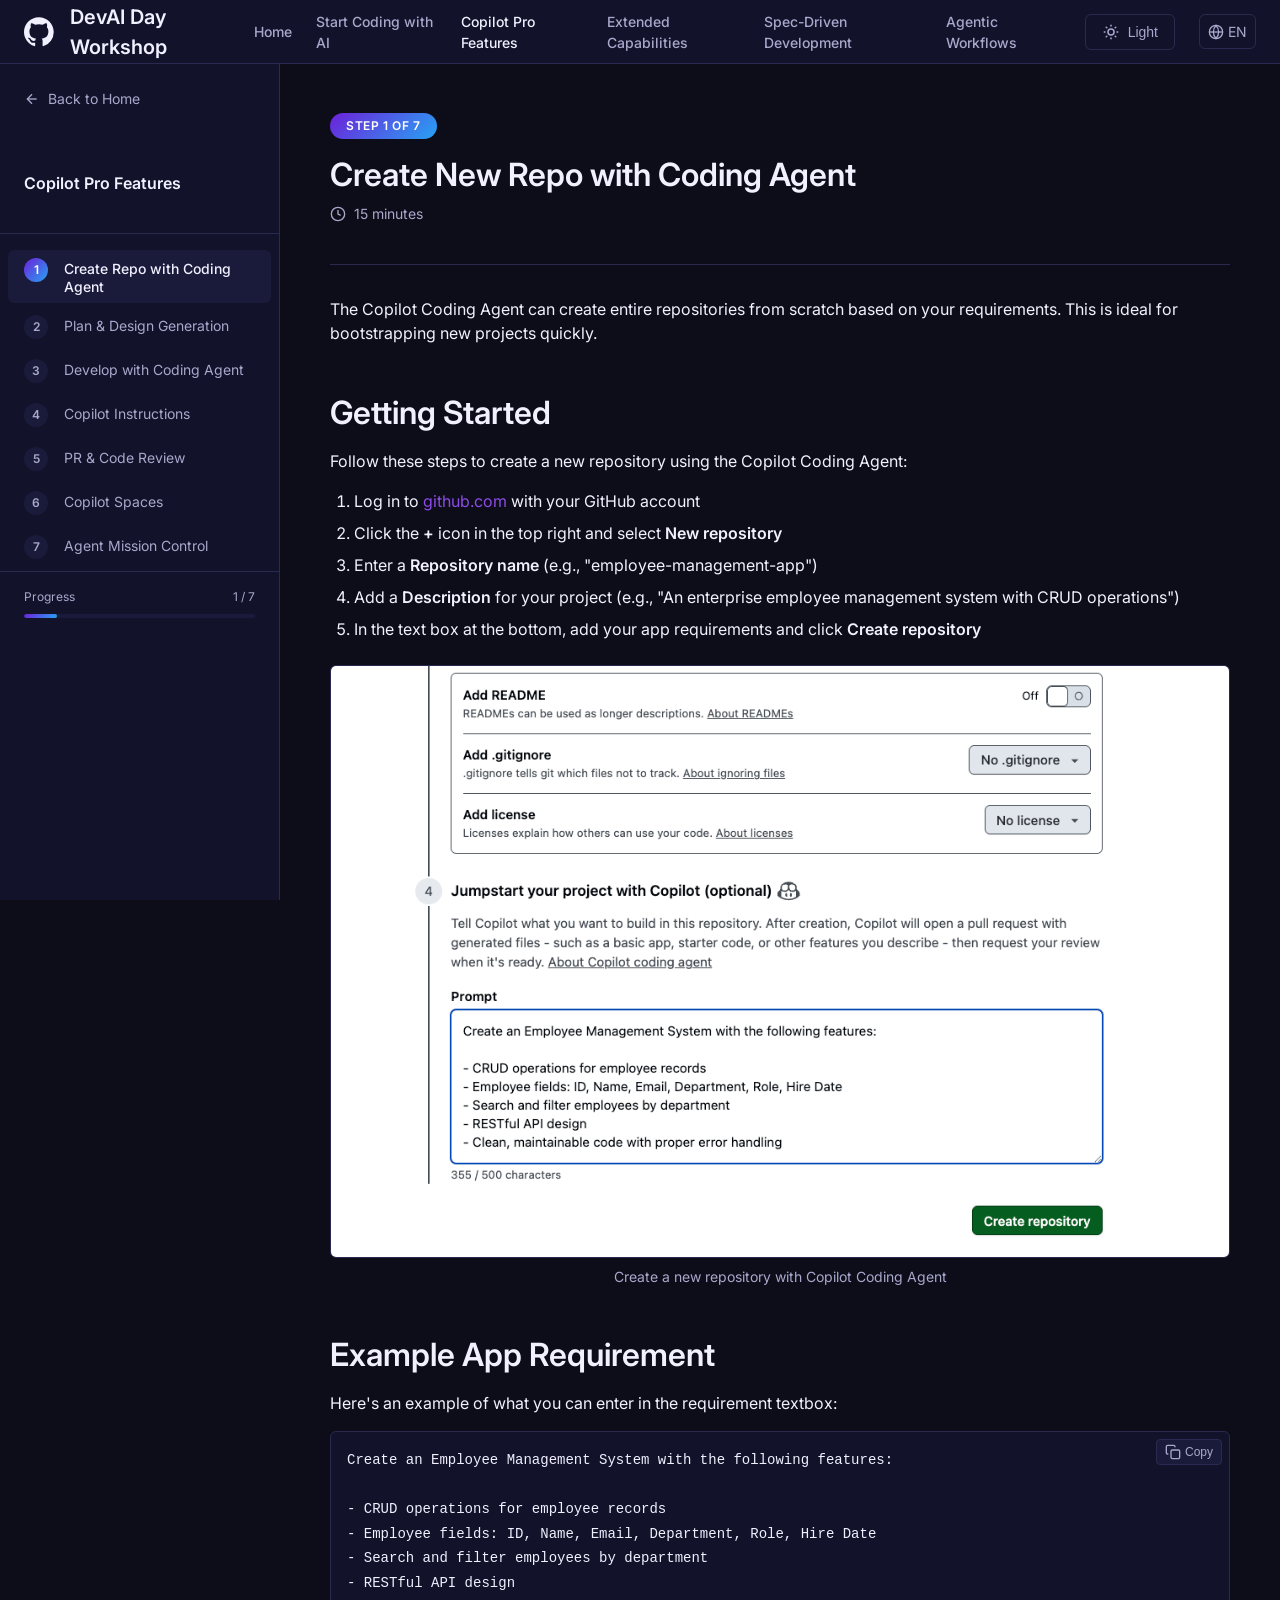
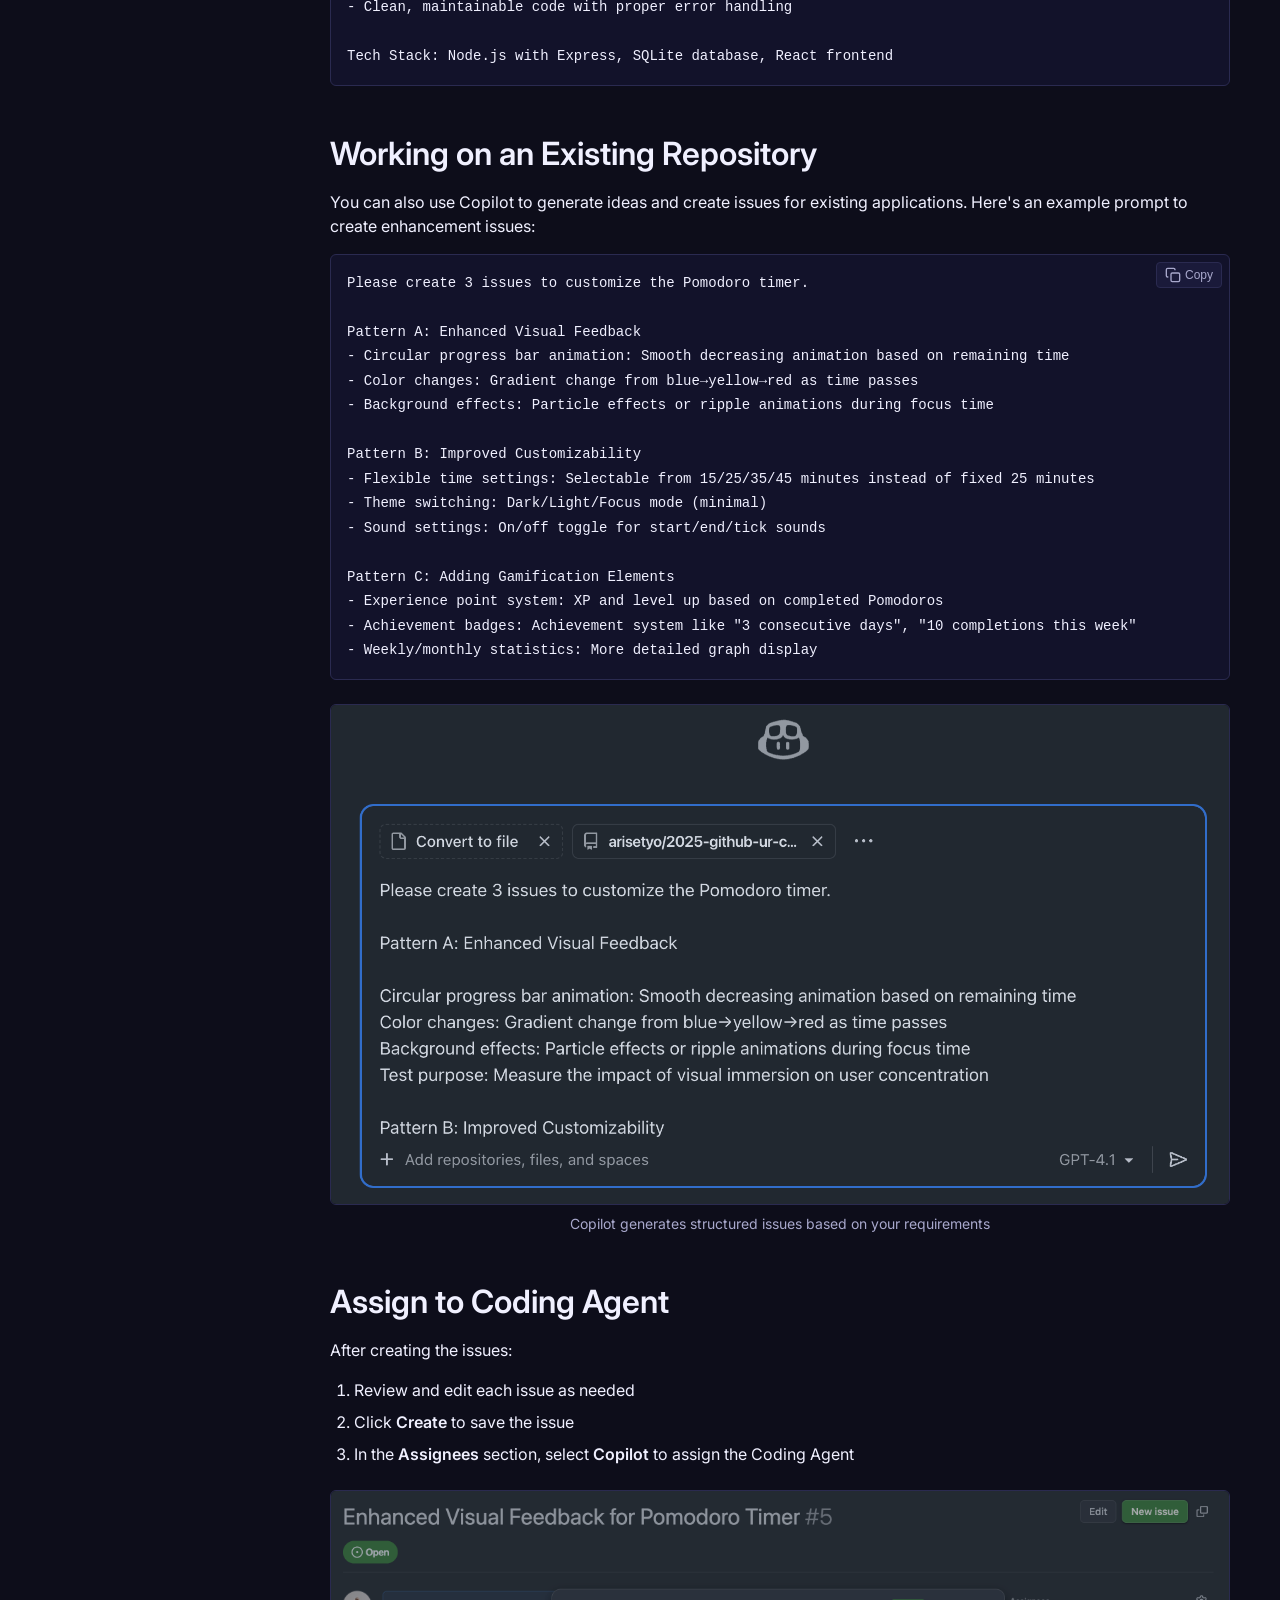
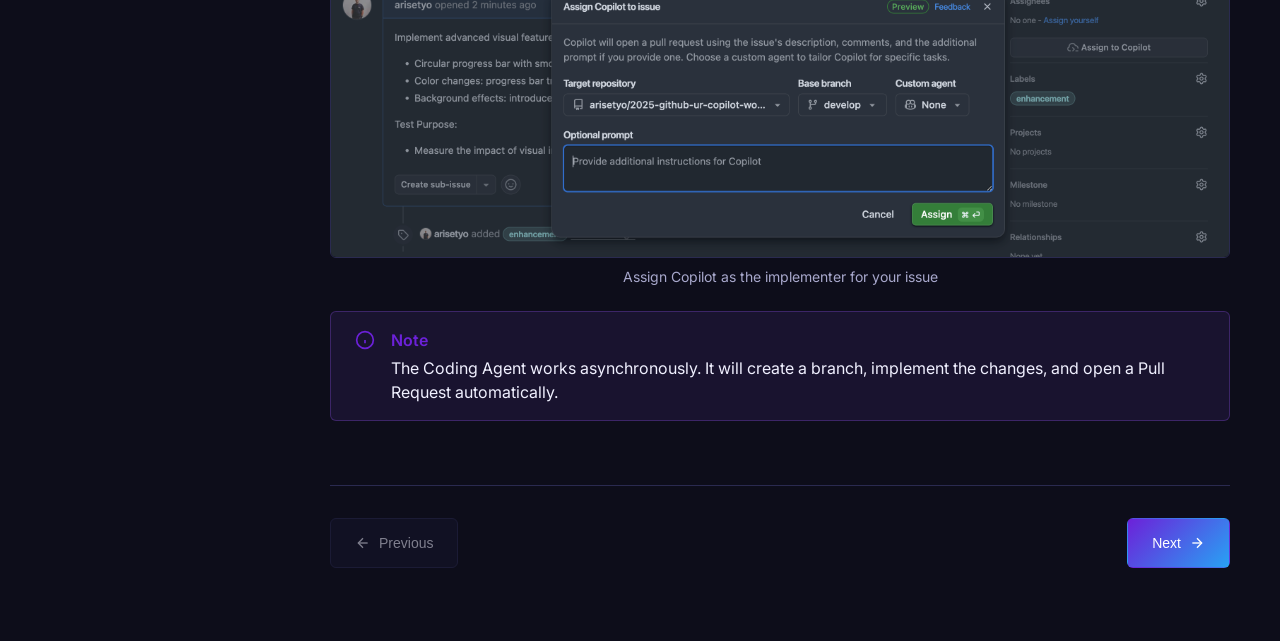
<file: devai-day-workshop/pro-features.html>
<!DOCTYPE html>
<html lang="en" data-i18n-title="pro-features.meta.title">
<head>
  <meta charset="UTF-8">
  <meta name="viewport" content="width=device-width, initial-scale=1.0">
  <meta name="description" content="Explore advanced GitHub Copilot features for professional development. Learn about Coding Agent, custom agents, PR generation, and code review." data-i18n-attr="content:pro-features.meta.description">
  <meta name="theme-color" content="#6C21D9">
  <title>Copilot Pro Features - DevAI Day Workshop</title>
  <link rel="stylesheet" href="css/styles.css">
  <link rel="preconnect" href="https://fonts.googleapis.com">
  <link rel="preconnect" href="https://fonts.gstatic.com" crossorigin>
  <link href="https://fonts.googleapis.com/css2?family=Inter:wght@400;500;600;700&display=swap" rel="stylesheet">
  <style>
    body { font-family: 'Inter', var(--font-family); }
  </style>
</head>
<body data-i18n-page="pro-features">
  <!-- Header -->
  <header class="site-header" role="banner">
    <div class="header-brand">
      <svg class="header-logo" viewBox="0 0 24 24" fill="currentColor" aria-hidden="true">
        <path d="M12 0C5.37 0 0 5.37 0 12c0 5.31 3.435 9.795 8.205 11.385.6.105.825-.255.825-.57 0-.285-.015-1.23-.015-2.235-3.015.555-3.795-.735-4.035-1.41-.135-.345-.72-1.41-1.23-1.695-.42-.225-1.02-.78-.015-.795.945-.015 1.62.87 1.845 1.23 1.08 1.815 2.805 1.305 3.495.99.105-.78.42-1.305.765-1.605-2.67-.3-5.46-1.335-5.46-5.925 0-1.305.465-2.385 1.23-3.225-.12-.3-.54-1.53.12-3.18 0 0 1.005-.315 3.3 1.23.96-.27 1.98-.405 3-.405s2.04.135 3 .405c2.295-1.56 3.3-1.23 3.3-1.23.66 1.65.24 2.88.12 3.18.765.84 1.23 1.905 1.23 3.225 0 4.605-2.805 5.625-5.475 5.925.435.375.81 1.095.81 2.22 0 1.605-.015 2.895-.015 3.3 0 .315.225.69.825.57A12.02 12.02 0 0024 12c0-6.63-5.37-12-12-12z"/>
      </svg>
      <a href="../index.html" class="header-title">DevAI Day Workshop</a>
    </div>
    <nav class="header-nav" aria-label="Main navigation" data-i18n-attr="aria-label:common.nav.ariaMain">
      <a href="../index.html" class="header-nav-link"><span data-i18n="common.nav.home">Home</span></a>
      <a href="start-coding.html" class="header-nav-link"><span data-i18n="common.nav.startCoding">Start Coding with AI</span></a>
      <a href="pro-features.html" class="header-nav-link active"><span data-i18n="common.nav.proFeatures">Copilot Pro Features</span></a>
      <a href="extended-capabilities.html" class="header-nav-link"><span data-i18n="common.nav.extendedCapabilities">Extended Capabilities</span></a>
      <a href="spec-driven-development.html" class="header-nav-link"><span data-i18n="common.nav.specDriven">Spec-Driven Development</span></a>
      <a href="agentic-workflows.html" class="header-nav-link"><span data-i18n="common.nav.agenticWorkflows">Agentic Workflows</span></a>
      <button id="theme-toggle" class="theme-toggle" aria-label="Toggle dark mode" data-i18n-attr="aria-label:common.theme.toggleAria">
        <svg class="theme-toggle-icon" width="18" height="18" viewBox="0 0 24 24" fill="none" aria-hidden="true">
          <path d="M20.354 15.354A9 9 0 018.646 3.646 9.003 9.003 0 0012 21a9.003 9.003 0 008.354-5.646z" stroke="currentColor" stroke-width="2" stroke-linecap="round" stroke-linejoin="round"/>
        </svg>
        <span class="theme-toggle-text">Dark</span>
      </button>
      <div class="lang-switcher" data-lang-switcher>
        <svg class="lang-switcher-icon" viewBox="0 0 24 24" fill="none" stroke="currentColor" stroke-width="2" aria-hidden="true">
          <circle cx="12" cy="12" r="10"/>
          <line x1="2" y1="12" x2="22" y2="12"/>
          <path d="M12 2a15.3 15.3 0 0 1 4 10 15.3 15.3 0 0 1-4 10 15.3 15.3 0 0 1-4-10 15.3 15.3 0 0 1 4-10z"/>
        </svg>
        <select class="lang-select" aria-label="Select language" data-i18n-attr="aria-label:common.lang.selectAria">
          <option value="en">EN</option>
          <option value="nl">NL</option>
        </select>
      </div>
    </nav>
  </header>

  <!-- Workshop Layout -->
  <div class="workshop-layout">
    <!-- Sidebar Navigation -->
    <aside id="workshop-sidebar" class="workshop-sidebar" role="navigation" aria-label="Workshop steps" data-i18n-attr="aria-label:common.sidebar.stepsAria">
      <div class="sidebar-header">
        <a href="../index.html" class="sidebar-back">
          <svg width="16" height="16" viewBox="0 0 24 24" fill="none" stroke="currentColor" stroke-width="2" aria-hidden="true">
            <line x1="19" y1="12" x2="5" y2="12"/>
            <polyline points="12 19 5 12 12 5"/>
          </svg>
          <span data-i18n="pro-features.sidebar.backHome">Back to Home</span>
        </a>
        <h2 class="sidebar-title" data-i18n="pro-features.sidebar.title">Copilot Pro Features</h2>
      </div>
      
      <nav class="sidebar-nav">
        <ol class="sidebar-nav-list">
          <li class="sidebar-nav-item">
            <a href="#step-1" class="sidebar-nav-link active">
              <span class="sidebar-nav-number">1</span>
              <span class="sidebar-nav-text" data-i18n="pro-features.sidebar.step1">Create Repo with Coding Agent</span>
            </a>
          </li>
          <li class="sidebar-nav-item">
            <a href="#step-2" class="sidebar-nav-link">
              <span class="sidebar-nav-number">2</span>
              <span class="sidebar-nav-text" data-i18n="pro-features.sidebar.step2">Plan &amp; Design Generation</span>
            </a>
          </li>
          <li class="sidebar-nav-item">
            <a href="#step-3" class="sidebar-nav-link">
              <span class="sidebar-nav-number">3</span>
              <span class="sidebar-nav-text" data-i18n="pro-features.sidebar.step3">Develop with Coding Agent</span>
            </a>
          </li>
          <li class="sidebar-nav-item">
            <a href="#step-4" class="sidebar-nav-link">
              <span class="sidebar-nav-number">4</span>
              <span class="sidebar-nav-text" data-i18n="pro-features.sidebar.step4">Copilot Instructions</span>
            </a>
          </li>
          <li class="sidebar-nav-item">
            <a href="#step-5" class="sidebar-nav-link">
              <span class="sidebar-nav-number">5</span>
              <span class="sidebar-nav-text" data-i18n="pro-features.sidebar.step5">PR &amp; Code Review</span>
            </a>
          </li>
          <li class="sidebar-nav-item">
            <a href="#step-6" class="sidebar-nav-link">
              <span class="sidebar-nav-number">6</span>
              <span class="sidebar-nav-text" data-i18n="pro-features.sidebar.step6">Copilot Spaces</span>
            </a>
          </li>
          <li class="sidebar-nav-item">
            <a href="#step-7" class="sidebar-nav-link">
              <span class="sidebar-nav-number">7</span>
              <span class="sidebar-nav-text" data-i18n="pro-features.sidebar.step7">Agent Mission Control</span>
            </a>
          </li>
        </ol>
      </nav>

      <div class="progress-container">
        <div class="progress-label">
          <span data-i18n="pro-features.progress.label">Progress</span>
          <span><span class="progress-current">1</span> / <span class="progress-total">7</span></span>
        </div>
        <div class="progress-bar">
          <div class="progress-fill" style="width: 14.3%;"></div>
        </div>
      </div>
    </aside>

    <!-- Sidebar overlay for mobile -->
    <div id="sidebar-overlay" class="sidebar-overlay" aria-hidden="true"></div>

    <!-- Main Content -->
    <main class="workshop-content" role="main">
      <div class="workshop-content-inner">

        <!-- Step 1: Create Repo with Coding Agent -->
        <section id="step-1" class="step-section active" aria-labelledby="step-1-title">
          <header class="step-header">
            <span class="step-number" data-i18n="pro-features.step1.number">Step 1 of 7</span>
            <h1 id="step-1-title" class="step-title"><span data-i18n="pro-features.step1.title">Create New Repo with Coding Agent</span></h1>
            <p class="step-duration">
              <svg viewBox="0 0 24 24" fill="none" stroke="currentColor" stroke-width="2" aria-hidden="true">
                <circle cx="12" cy="12" r="10"/>
                <polyline points="12 6 12 12 16 14"/>
              </svg>
              <span data-i18n="pro-features.step1.duration">15 minutes</span>
            </p>
          </header>

          <p data-i18n="pro-features.step1.p1">The Copilot Coding Agent can create entire repositories from scratch based on your requirements. This is ideal for bootstrapping new projects quickly.</p>

          <h2 data-i18n="pro-features.step1.heading1">Getting Started</h2>
          <p data-i18n="pro-features.step1.p2">Follow these steps to create a new repository using the Copilot Coding Agent:</p>
          <ol>
            <li data-i18n-html="pro-features.step1.li1">Log in to <a href="https://github.com" target="_blank" rel="noopener noreferrer">github.com</a> with your GitHub account</li>
            <li data-i18n-html="pro-features.step1.li2">Click the <strong>+</strong> icon in the top right and select <strong>New repository</strong></li>
            <li data-i18n-html="pro-features.step1.li3">Enter a <strong>Repository name</strong> (e.g., "employee-management-app")</li>
            <li data-i18n-html="pro-features.step1.li4">Add a <strong>Description</strong> for your project (e.g., "An enterprise employee management system with CRUD operations")</li>
            <li data-i18n-html="pro-features.step1.li5">In the text box at the bottom, add your app requirements and click <strong>Create repository</strong></li>
          </ol>

          <figure class="image-container">
            <img src="img/create-repo.png" alt="Creating a new repository with Copilot Coding Agent" data-i18n-attr="alt:pro-features.step1.image1.alt">
            <figcaption data-i18n="pro-features.step1.fig1">Create a new repository with Copilot Coding Agent</figcaption>
          </figure>

          <h2 data-i18n="pro-features.step1.heading2">Example App Requirement</h2>
          <p data-i18n="pro-features.step1.p3">Here's an example of what you can enter in the requirement textbox:</p>

          <pre><code>Create an Employee Management System with the following features:

- CRUD operations for employee records
- Employee fields: ID, Name, Email, Department, Role, Hire Date
- Search and filter employees by department
- RESTful API design
- Clean, maintainable code with proper error handling

Tech Stack: Node.js with Express, SQLite database, React frontend</code></pre>

          <h2 data-i18n="pro-features.step1.heading3">Working on an Existing Repository</h2>
          <p data-i18n="pro-features.step1.p4">You can also use Copilot to generate ideas and create issues for existing applications. Here's an example prompt to create enhancement issues:</p>

          <pre><code>Please create 3 issues to customize the Pomodoro timer.

Pattern A: Enhanced Visual Feedback
- Circular progress bar animation: Smooth decreasing animation based on remaining time
- Color changes: Gradient change from blue→yellow→red as time passes
- Background effects: Particle effects or ripple animations during focus time

Pattern B: Improved Customizability
- Flexible time settings: Selectable from 15/25/35/45 minutes instead of fixed 25 minutes
- Theme switching: Dark/Light/Focus mode (minimal)
- Sound settings: On/off toggle for start/end/tick sounds

Pattern C: Adding Gamification Elements
- Experience point system: XP and level up based on completed Pomodoros
- Achievement badges: Achievement system like "3 consecutive days", "10 completions this week"
- Weekly/monthly statistics: More detailed graph display</code></pre>

          <figure class="image-container">
            <img src="img/create-issues.png" alt="Creating issues with Copilot" data-i18n-attr="alt:pro-features.step1.image2.alt">
            <figcaption data-i18n="pro-features.step1.fig2">Copilot generates structured issues based on your requirements</figcaption>
          </figure>

          <h2 data-i18n="pro-features.step1.heading4">Assign to Coding Agent</h2>
          <p data-i18n="pro-features.step1.p5">After creating the issues:</p>
          <ol>
            <li data-i18n="pro-features.step1.li6">Review and edit each issue as needed</li>
            <li data-i18n-html="pro-features.step1.li7">Click <strong>Create</strong> to save the issue</li>
            <li data-i18n-html="pro-features.step1.li8">In the <strong>Assignees</strong> section, select <strong>Copilot</strong> to assign the Coding Agent</li>
          </ol>

          <figure class="image-container">
            <img src="img/issue-to-cca.png" alt="Assigning Coding Agent to an issue" data-i18n-attr="alt:pro-features.step1.image3.alt">
            <figcaption data-i18n="pro-features.step1.fig3">Assign Copilot as the implementer for your issue</figcaption>
          </figure>

          <div class="info-box note">
            <svg viewBox="0 0 24 24" fill="none" stroke="currentColor" stroke-width="2" aria-hidden="true">
              <circle cx="12" cy="12" r="10"/>
              <line x1="12" y1="16" x2="12" y2="12"/>
              <line x1="12" y1="8" x2="12.01" y2="8"/>
            </svg>
            <div class="info-box-content">
              <strong data-i18n="pro-features.step1.label1">Note</strong>
              <p data-i18n="pro-features.step1.p6">The Coding Agent works asynchronously. It will create a branch, implement the changes, and open a Pull Request automatically.</p>
            </div>
          </div>

          <nav class="step-navigation" aria-label="Step navigation" data-i18n-attr="aria-label:pro-features.stepNav.aria">
            <button class="step-nav-button step-nav-prev" disabled aria-label="Previous step" data-i18n-attr="aria-label:common.stepNav.previousAria">
              <svg viewBox="0 0 24 24" fill="none" stroke="currentColor" stroke-width="2" aria-hidden="true">
                <line x1="19" y1="12" x2="5" y2="12"/>
                <polyline points="12 19 5 12 12 5"/>
              </svg>
              <span data-i18n="common.stepNav.previous">Previous</span>
            </button>
            <button class="step-nav-button primary step-nav-next" aria-label="Next step" data-i18n-attr="aria-label:common.stepNav.nextAria">
              <span data-i18n="common.stepNav.next">Next</span>
              <svg viewBox="0 0 24 24" fill="none" stroke="currentColor" stroke-width="2" aria-hidden="true">
                <line x1="5" y1="12" x2="19" y2="12"/>
                <polyline points="12 5 19 12 12 19"/>
              </svg>
            </button>
          </nav>
        </section>

        <!-- Step 2: Plan & Design Generation -->
        <section id="step-2" class="step-section" aria-labelledby="step-2-title">
          <header class="step-header">
            <span class="step-number" data-i18n="pro-features.step2.number">Step 2 of 7</span>
            <h1 id="step-2-title" class="step-title"><span data-i18n="pro-features.step2.title">Plan &amp; Design Document Generation</span></h1>
            <p class="step-duration">
              <svg viewBox="0 0 24 24" fill="none" stroke="currentColor" stroke-width="2" aria-hidden="true">
                <circle cx="12" cy="12" r="10"/>
                <polyline points="12 6 12 12 16 14"/>
              </svg>
              <span data-i18n="pro-features.step2.duration">15 minutes</span>
            </p>
          </header>

          <p data-i18n="pro-features.step2.p1">Use Custom Agents to generate comprehensive planning and design documents for your projects.</p>

          <h2 data-i18n="pro-features.step2.heading1">What are Custom Agents?</h2>
          <p data-i18n="pro-features.step2.p2">Custom Agents are specialized AI assistants you can create for specific tasks. They can be configured with specific instructions, capabilities, and constraints.</p>

          <h2 data-i18n="pro-features.step2.heading2">Creating a Design Document Agent</h2>
          <p data-i18n-html="pro-features.step2.p3">Create a file at <code>.github/agents/design-doc.agent.md</code>:</p>

          <pre><code>---
name: design-doc-generator
description: Agent specializing in creating technical design documents
---

You are a technical design specialist. Your role is to create comprehensive design documents for software projects.

Focus on:
- System architecture diagrams (using Mermaid)
- Component breakdown and responsibilities
- API design and data models
- Security considerations
- Performance requirements
- Deployment strategy

Always include:
- Clear problem statement
- Proposed solution
- Trade-offs and alternatives considered
- Success metrics</code></pre>

<p data-i18n-html="pro-features.step2.p4"> Refer the Custom Agents from <a href="https://github.com/github/awesome-copilot/tree/main/agents" target="_blank" rel="noopener noreferrer">Awesome Copilot Repository</a>.</p>

          <h2 data-i18n="pro-features.step2.heading3">Using the Agent</h2>
          <p data-i18n="pro-features.step2.p5">Once created, you can invoke the custom agent in Copilot Agent sessions. The agent will generate design documents following your specified format.</p>

          <figure class="image-container">
            <img src="img/custom-agent.png" alt="Custom Agent generating a design document" data-i18n-attr="alt:pro-features.step2.image1.alt">
            <figcaption data-i18n="pro-features.step2.fig1">Select Custom Agent as the implementer for your task</figcaption>
          </figure>

          <h2 data-i18n="pro-features.step2.heading4">Example Prompt</h2>
          <pre><code>Create a technical design document for a real-time chat feature with the following requirements:
- WebSocket-based communication
- Message persistence in PostgreSQL
- Support for 10,000 concurrent users
- End-to-end encryption</code></pre>

          <nav class="step-navigation" aria-label="Step navigation" data-i18n-attr="aria-label:pro-features.stepNav.aria">
            <button class="step-nav-button step-nav-prev" aria-label="Previous step" data-i18n-attr="aria-label:common.stepNav.previousAria">
              <svg viewBox="0 0 24 24" fill="none" stroke="currentColor" stroke-width="2" aria-hidden="true">
                <line x1="19" y1="12" x2="5" y2="12"/>
                <polyline points="12 19 5 12 12 5"/>
              </svg>
              <span data-i18n="common.stepNav.previous">Previous</span>
            </button>
            <button class="step-nav-button primary step-nav-next" aria-label="Next step" data-i18n-attr="aria-label:common.stepNav.nextAria">
              <span data-i18n="common.stepNav.next">Next</span>
              <svg viewBox="0 0 24 24" fill="none" stroke="currentColor" stroke-width="2" aria-hidden="true">
                <line x1="5" y1="12" x2="19" y2="12"/>
                <polyline points="12 5 19 12 12 19"/>
              </svg>
            </button>
          </nav>
        </section>

        <!-- Step 3: Develop with Coding Agent -->
        <section id="step-3" class="step-section" aria-labelledby="step-3-title">
          <header class="step-header">
            <span class="step-number" data-i18n="pro-features.step3.number">Step 3 of 7</span>
            <h1 id="step-3-title" class="step-title"><span data-i18n="pro-features.step3.title">Develop Functionality with Coding Agent</span></h1>
            <p class="step-duration">
              <svg viewBox="0 0 24 24" fill="none" stroke="currentColor" stroke-width="2" aria-hidden="true">
                <circle cx="12" cy="12" r="10"/>
                <polyline points="12 6 12 12 16 14"/>
              </svg>
              <span data-i18n="pro-features.step3.duration">20 minutes</span>
            </p>
          </header>

          <p data-i18n="pro-features.step3.p1">The Copilot Coding Agent can implement entire features autonomously, including running tests and fixing issues.</p>

          <h2 data-i18n="pro-features.step3.heading1">How the Coding Agent Works</h2>
          <p data-i18n="pro-features.step3.p2">When you assign the Coding Agent to an issue:</p>
          <ol>
            <li data-i18n-html="pro-features.step3.li1"><strong>Analysis</strong>: The agent reads the issue, related code, and project structure</li>
            <li data-i18n-html="pro-features.step3.li2"><strong>Planning</strong>: It creates a plan for the implementation</li>
            <li data-i18n-html="pro-features.step3.li3"><strong>Implementation</strong>: Writes code, creates files, and modifies existing ones</li>
            <li data-i18n-html="pro-features.step3.li4"><strong>Testing</strong>: Runs tests and fixes any failures</li>
            <li data-i18n-html="pro-features.step3.li5"><strong>Pull Request</strong>: Opens a PR with a detailed description</li>
          </ol>

          <figure class="image-container">
            <img src="img/gh-issue.png" alt="Coding Agent progress" data-i18n-attr="alt:pro-features.step3.image1.alt">
            <figcaption data-i18n="pro-features.step3.fig1">Track the Coding Agent's progress in the Pull Requests page</figcaption>
          </figure>

          <h2 data-i18n="pro-features.step3.heading2">Expected Results</h2>
          <p data-i18n="pro-features.step3.p3">After a few minutes, you'll see:</p>
          <ul>
            <li data-i18n-html="pro-features.step3.li6"><strong>Branch created</strong>: A new feature branch</li>
            <li data-i18n-html="pro-features.step3.li7"><strong>Pull Request</strong>: With detailed description of changes</li>
            <li data-i18n-html="pro-features.step3.li8"><strong>Tests passing</strong>: Unit and integration tests</li>
          </ul>

          <figure class="image-container">
            <img src="img/cca-pr.png" alt="Completed Pull Request" data-i18n-attr="alt:pro-features.step3.image2.alt">
            <figcaption data-i18n="pro-features.step3.fig2">A complete Pull Request generated by the Coding Agent</figcaption>
          </figure>

          <div class="info-box tip">
            <svg viewBox="0 0 24 24" fill="none" stroke="currentColor" stroke-width="2" aria-hidden="true">
              <circle cx="12" cy="12" r="10"/>
              <line x1="12" y1="16" x2="12" y2="12"/>
              <line x1="12" y1="8" x2="12.01" y2="8"/>
            </svg>
            <div class="info-box-content">
              <strong data-i18n="pro-features.step3.label1">MCP Servers</strong>
              <p data-i18n="pro-features.step3.p4">The Coding Agent uses GitHub MCP Server and Playwright MCP Server by default, enabling it to visually verify implementations and interact with GitHub APIs.</p>
            </div>
          </div>

          <nav class="step-navigation" aria-label="Step navigation" data-i18n-attr="aria-label:pro-features.stepNav.aria">
            <button class="step-nav-button step-nav-prev" aria-label="Previous step" data-i18n-attr="aria-label:common.stepNav.previousAria">
              <svg viewBox="0 0 24 24" fill="none" stroke="currentColor" stroke-width="2" aria-hidden="true">
                <line x1="19" y1="12" x2="5" y2="12"/>
                <polyline points="12 19 5 12 12 5"/>
              </svg>
              <span data-i18n="common.stepNav.previous">Previous</span>
            </button>
            <button class="step-nav-button primary step-nav-next" aria-label="Next step" data-i18n-attr="aria-label:common.stepNav.nextAria">
              <span data-i18n="common.stepNav.next">Next</span>
              <svg viewBox="0 0 24 24" fill="none" stroke="currentColor" stroke-width="2" aria-hidden="true">
                <line x1="5" y1="12" x2="19" y2="12"/>
                <polyline points="12 5 19 12 12 19"/>
              </svg>
            </button>
          </nav>
        </section>

        <!-- Step 4: Copilot Instructions -->
        <section id="step-4" class="step-section" aria-labelledby="step-4-title">
          <header class="step-header">
            <span class="step-number" data-i18n="pro-features.step4.number">Step 4 of 7</span>
            <h1 id="step-4-title" class="step-title"><span data-i18n="pro-features.step4.title">Copilot Instructions</span></h1>
            <p class="step-duration">
              <svg viewBox="0 0 24 24" fill="none" stroke="currentColor" stroke-width="2" aria-hidden="true">
                <circle cx="12" cy="12" r="10"/>
                <polyline points="12 6 12 12 16 14"/>
              </svg>
              <span data-i18n="pro-features.step4.duration">10 minutes</span>
            </p>
          </header>

          <p data-i18n="pro-features.step4.p1">Copilot Instructions help you customize how Copilot generates code and reviews your work. They're essential for maintaining consistency across your team.</p>

          <h2 data-i18n="pro-features.step4.heading1">Setting Up Instructions</h2>
          <p data-i18n-html="pro-features.step4.p2">Create a file at <code>.github/copilot-instructions.md</code> in your repository:</p>

          <pre><code># Copilot Instructions for This Project

## Code Style
- Use TypeScript for all new files
- Follow the Airbnb style guide
- Use functional components with hooks in React
- Prefer async/await over .then() chains

## Architecture
- Follow the clean architecture pattern
- Keep business logic in /src/domain
- Keep UI components in /src/components
- Use dependency injection for services

## Testing
- Write unit tests for all business logic
- Use Jest and React Testing Library
- Maintain 80% code coverage minimum

## Documentation
- Add JSDoc comments to public functions
- Update README when adding new features
- Include usage examples in component docs

## Security
- Never commit secrets or API keys
- Validate all user input
- Use parameterized queries for database operations</code></pre>

          <h2 data-i18n="pro-features.step4.heading2">Benefits of Instructions</h2>
          <ul>
            <li data-i18n-html="pro-features.step4.li1"><strong>Consistency</strong>: All Copilot suggestions follow your team's conventions</li>
            <li data-i18n-html="pro-features.step4.li2"><strong>Onboarding</strong>: New team members learn patterns through AI suggestions</li>
            <li data-i18n-html="pro-features.step4.li3"><strong>Quality</strong>: Reduces review cycles by getting things right the first time</li>
            <li data-i18n-html="pro-features.step4.li4"><strong>Documentation</strong>: Serves as living documentation of coding standards</li>
          </ul>

          <div class="info-box tip">
            <svg viewBox="0 0 24 24" fill="none" stroke="currentColor" stroke-width="2" aria-hidden="true">
              <circle cx="12" cy="12" r="10"/>
              <line x1="12" y1="16" x2="12" y2="12"/>
              <line x1="12" y1="8" x2="12.01" y2="8"/>
            </svg>
            <div class="info-box-content">
              <strong data-i18n="pro-features.step4.label1">Tip</strong>
              <p data-i18n-html="pro-features.step4.p3">Check out <a href="https://github.com/github/awesome-copilot/tree/main/instructions" target="_blank" rel="noopener noreferrer">Awesome Copilot Repository</a> for great examples of custom instructions you can adapt for your project.</p>
            </div>
          </div>

          <nav class="step-navigation" aria-label="Step navigation" data-i18n-attr="aria-label:pro-features.stepNav.aria">
            <button class="step-nav-button step-nav-prev" aria-label="Previous step" data-i18n-attr="aria-label:common.stepNav.previousAria">
              <svg viewBox="0 0 24 24" fill="none" stroke="currentColor" stroke-width="2" aria-hidden="true">
                <line x1="19" y1="12" x2="5" y2="12"/>
                <polyline points="12 19 5 12 12 5"/>
              </svg>
              <span data-i18n="common.stepNav.previous">Previous</span>
            </button>
            <button class="step-nav-button primary step-nav-next" aria-label="Next step" data-i18n-attr="aria-label:common.stepNav.nextAria">
              <span data-i18n="common.stepNav.next">Next</span>
              <svg viewBox="0 0 24 24" fill="none" stroke="currentColor" stroke-width="2" aria-hidden="true">
                <line x1="5" y1="12" x2="19" y2="12"/>
                <polyline points="12 5 19 12 12 19"/>
              </svg>
            </button>
          </nav>
        </section>

        <!-- Step 5: PR & Code Review -->
        <section id="step-5" class="step-section" aria-labelledby="step-5-title">
          <header class="step-header">
            <span class="step-number" data-i18n="pro-features.step5.number">Step 5 of 7</span>
            <h1 id="step-5-title" class="step-title"><span data-i18n="pro-features.step5.title">Generate PR &amp; Code Review</span></h1>
            <p class="step-duration">
              <svg viewBox="0 0 24 24" fill="none" stroke="currentColor" stroke-width="2" aria-hidden="true">
                <circle cx="12" cy="12" r="10"/>
                <polyline points="12 6 12 12 16 14"/>
              </svg>
              <span data-i18n="pro-features.step5.duration">15 minutes</span>
            </p>
          </header>

          <p data-i18n="pro-features.step5.p1">Copilot can help you generate Pull Request descriptions and review code. This is especially useful for solo developers or small teams.</p>

          <h2 data-i18n="pro-features.step5.heading1">Generate PR Description</h2>
          <p data-i18n="pro-features.step5.p2">When creating a Pull Request, use Copilot to generate a comprehensive description:</p>
          <ol>
            <li data-i18n="pro-features.step5.li1">Open the Pull Request creation page</li>
            <li data-i18n-html="pro-features.step5.li2">Click the <strong>Copilot icon</strong></li>
            <li data-i18n-html="pro-features.step5.li3">Select <strong>Summary</strong></li>
          </ol>

          <figure class="image-container">
            <img src="img/pr-summary1.png" alt="Request PR summary" data-i18n-attr="alt:pro-features.step5.image1.alt">
            <figcaption data-i18n="pro-features.step5.fig1">Click the Copilot icon to generate a PR summary</figcaption>
          </figure>

          <p data-i18n="pro-features.step5.p3">Copilot generates a summary based on your commits:</p>

          <figure class="image-container">
            <img src="img/pr-summary2.png" alt="PR summary result" data-i18n-attr="alt:pro-features.step5.image2.alt">
            <figcaption data-i18n="pro-features.step5.fig2">Generated PR description with context and changes</figcaption>
          </figure>

          <h2 data-i18n="pro-features.step5.heading2">Request Copilot Review</h2>
          <p data-i18n="pro-features.step5.p4">Add Copilot as a reviewer to get AI-powered code review:</p>
          <ol>
            <li data-i18n-html="pro-features.step5.li4">In the <strong>Reviewers</strong> section, click to add a reviewer</li>
            <li data-i18n-html="pro-features.step5.li5">Select <strong>Copilot</strong></li>
          </ol>

          <figure class="image-container">
            <img src="img/ccr.png" alt="Adding Copilot as reviewer" data-i18n-attr="alt:pro-features.step5.image3.alt">
            <figcaption data-i18n="pro-features.step5.fig3">Add Copilot as a PR reviewer</figcaption>
          </figure>

          <h2 data-i18n="pro-features.step5.heading3">Review Results</h2>
          <p data-i18n="pro-features.step5.p5">Copilot's review includes:</p>
          <ul>
            <li data-i18n-html="pro-features.step5.li6"><strong>Pull Request Overview</strong>: Summary of code changes</li>
            <li data-i18n-html="pro-features.step5.li7"><strong>Issues Identified</strong>: Potential problems or bugs</li>
            <li data-i18n-html="pro-features.step5.li8"><strong>Improvement Suggestions</strong>: Code quality recommendations</li>
          </ul>

          <div class="info-box tip">
            <svg viewBox="0 0 24 24" fill="none" stroke="currentColor" stroke-width="2" aria-hidden="true">
              <circle cx="12" cy="12" r="10"/>
              <line x1="12" y1="16" x2="12" y2="12"/>
              <line x1="12" y1="8" x2="12.01" y2="8"/>
            </svg>
            <div class="info-box-content">
              <strong data-i18n="pro-features.step5.label1">Auto-assign Setting</strong>
              <p data-i18n="pro-features.step5.p6">Enable automatic Copilot reviews via Settings → Branches → Rulesets → "Require a pull request before merging" → "Automatically request Copilot code review"</p>
            </div>
          </div>

          <nav class="step-navigation" aria-label="Step navigation" data-i18n-attr="aria-label:pro-features.stepNav.aria">
            <button class="step-nav-button step-nav-prev" aria-label="Previous step" data-i18n-attr="aria-label:common.stepNav.previousAria">
              <svg viewBox="0 0 24 24" fill="none" stroke="currentColor" stroke-width="2" aria-hidden="true">
                <line x1="19" y1="12" x2="5" y2="12"/>
                <polyline points="12 19 5 12 12 5"/>
              </svg>
              <span data-i18n="common.stepNav.previous">Previous</span>
            </button>
            <button class="step-nav-button primary step-nav-next" aria-label="Next step" data-i18n-attr="aria-label:common.stepNav.nextAria">
              <span data-i18n="common.stepNav.next">Next</span>
              <svg viewBox="0 0 24 24" fill="none" stroke="currentColor" stroke-width="2" aria-hidden="true">
                <line x1="5" y1="12" x2="19" y2="12"/>
                <polyline points="12 5 19 12 12 19"/>
              </svg>
            </button>
          </nav>
        </section>

        <!-- Step 6: Copilot Spaces -->
        <section id="step-6" class="step-section" aria-labelledby="step-6-title">
          <header class="step-header">
            <span class="step-number" data-i18n="pro-features.step6.number">Step 6 of 7</span>
            <h1 id="step-6-title" class="step-title"><span data-i18n="pro-features.step6.title">Copilot Spaces</span></h1>
            <p class="step-duration">
              <svg viewBox="0 0 24 24" fill="none" stroke="currentColor" stroke-width="2" aria-hidden="true">
                <circle cx="12" cy="12" r="10"/>
                <polyline points="12 6 12 12 16 14"/>
              </svg>
              <span data-i18n="pro-features.step6.duration">15 minutes</span>
            </p>
          </header>

          <p data-i18n="pro-features.step6.p1">Copilot Spaces help you organize project knowledge and provide context to Copilot for better code suggestions and understanding.</p>

          <h2 data-i18n="pro-features.step6.heading1">What are Copilot Spaces?</h2>
          <p data-i18n="pro-features.step6.p2">Copilot Spaces allow you to create a shared context for your project by attaching relevant documents, files, and resources that Copilot can reference when generating code or answering questions.</p>

          <h2 data-i18n="pro-features.step6.heading2">Creating a Copilot Space</h2>
          <ol>
            <li data-i18n-html="pro-features.step6.li1">Go to <a href="https://github.com/copilot/spaces" target="_blank" rel="noopener noreferrer">github.com/copilot/spaces</a></li>
            <li data-i18n-html="pro-features.step6.li2">Click <strong>Create new Space</strong></li>
            <li data-i18n="pro-features.step6.li3">Give your Space a descriptive name (e.g., "Employee Management App")</li>
          </ol>

          <figure class="image-container">
            <img src="img/create-space.png" alt="Creating a new Copilot Space" data-i18n-attr="alt:pro-features.step6.image1.alt">
            <figcaption data-i18n="pro-features.step6.fig1">Create a new Copilot Space for your project</figcaption>
          </figure>

          <h2 data-i18n="pro-features.step6.heading3">Attaching Context to Your Space</h2>
          <p data-i18n="pro-features.step6.p3">Add relevant files and documents to help Copilot understand your project:</p>
          <ul>
            <li data-i18n-html="pro-features.step6.li4"><code>README.md</code> - Project overview and setup instructions</li>
            <li data-i18n-html="pro-features.step6.li5"><code>architecture.md</code> - System architecture documentation</li>
            <li data-i18n-html="pro-features.step6.li6"><code>CONTRIBUTING.md</code> - Coding guidelines and conventions</li>
            <li data-i18n="pro-features.step6.li7">API specifications, design documents, and technical specs</li>
          </ul>

          <figure class="image-container">
            <img src="img/spaces-attach.png" alt="Attaching files to Copilot Space" data-i18n-attr="alt:pro-features.step6.image2.alt">
            <figcaption data-i18n="pro-features.step6.fig2">Attach project documentation to your Space</figcaption>
          </figure>

          <h2 data-i18n="pro-features.step6.heading4">Using Your Space</h2>
          <p data-i18n="pro-features.step6.p4">Once your Space is set up, you can:</p>
          <ul>
            <li data-i18n-html="pro-features.step6.li8"><strong>Ask questions</strong>: Query Copilot about your project architecture or codebase</li>
            <li data-i18n-html="pro-features.step6.li9"><strong>Get context-aware suggestions</strong>: Copilot references your attached files for better code completion</li>
            <li data-i18n-html="pro-features.step6.li10"><strong>Share with team</strong>: Collaborate with team members using the same context</li>
          </ul>

          <h2 data-i18n="pro-features.step6.heading5">Example Usage</h2>
          <p data-i18n="pro-features.step6.p5">With your architecture document attached, you can ask:</p>
          <pre><code>Based on the architecture in this Space, create a new API endpoint for user authentication that follows our established patterns.</code></pre>

          <div class="info-box tip">
            <svg viewBox="0 0 24 24" fill="none" stroke="currentColor" stroke-width="2" aria-hidden="true">
              <circle cx="12" cy="12" r="10"/>
              <line x1="12" y1="16" x2="12" y2="12"/>
              <line x1="12" y1="8" x2="12.01" y2="8"/>
            </svg>
            <div class="info-box-content">
              <strong data-i18n="pro-features.step6.label1">Tip</strong>
              <p data-i18n="pro-features.step6.p6">Keep your Space updated as your project evolves. Regularly add new documentation and remove outdated files to ensure Copilot has the most current context.</p>
            </div>
          </div>

          <nav class="step-navigation" aria-label="Step navigation" data-i18n-attr="aria-label:pro-features.stepNav.aria">
            <button class="step-nav-button step-nav-prev" aria-label="Previous step" data-i18n-attr="aria-label:common.stepNav.previousAria">
              <svg viewBox="0 0 24 24" fill="none" stroke="currentColor" stroke-width="2" aria-hidden="true">
                <line x1="19" y1="12" x2="5" y2="12"/>
                <polyline points="12 19 5 12 12 5"/>
              </svg>
              <span data-i18n="common.stepNav.previous">Previous</span>
            </button>
            <button class="step-nav-button primary step-nav-next" aria-label="Next step" data-i18n-attr="aria-label:common.stepNav.nextAria">
              <span data-i18n="common.stepNav.next">Next</span>
              <svg viewBox="0 0 24 24" fill="none" stroke="currentColor" stroke-width="2" aria-hidden="true">
                <line x1="5" y1="12" x2="19" y2="12"/>
                <polyline points="12 5 19 12 12 19"/>
              </svg>
            </button>
          </nav>
        </section>

        <!-- Step 7: Agent Mission Control -->
        <section id="step-7" class="step-section" aria-labelledby="step-7-title">
          <header class="step-header">
            <span class="step-number" data-i18n="pro-features.step7.number">Step 7 of 7</span>
            <h1 id="step-7-title" class="step-title"><span data-i18n="pro-features.step7.title">Agent Mission Control</span></h1>
            <p class="step-duration">
              <svg viewBox="0 0 24 24" fill="none" stroke="currentColor" stroke-width="2" aria-hidden="true">
                <circle cx="12" cy="12" r="10"/>
                <polyline points="12 6 12 12 16 14"/>
              </svg>
              <span data-i18n="pro-features.step7.duration">10 minutes</span>
            </p>
          </header>

          <p data-i18n="pro-features.step7.p1">Agent Mission Control gives you visibility and control over all Coding Agent activities in your organization.</p>
          <p data-i18n-html="pro-features.step7.p2">Go to <a href="https://github.com/copilot/agents" target="_blank" rel="noopener noreferrer">github.com/copilot/agents</a></p>
          <h2 data-i18n="pro-features.step7.heading1">Monitoring Agent Activity</h2>
          <p data-i18n="pro-features.step7.p3">Track what the Coding Agent is doing across your repositories:</p>
          <ul>
            <li data-i18n-html="pro-features.step7.li1"><strong>Active Tasks</strong>: See which issues the agent is currently working on</li>
            <li data-i18n-html="pro-features.step7.li2"><strong>Completed Tasks</strong>: Review finished implementations</li>
            <li data-i18n-html="pro-features.step7.li3"><strong>Error States</strong>: Identify tasks that need intervention</li>
          </ul>

          <figure class="image-container">
            <img src="img/agent-mission-ctrl.png" alt="Agent Mission Control dashboard" data-i18n-attr="alt:pro-features.step7.image1.alt">
            <figcaption data-i18n="pro-features.step7.fig1">Agent Mission Control dashboard</figcaption>
          </figure>

          <h2 data-i18n="pro-features.step7.heading2">Steering Agent Behavior</h2>
          <p data-i18n="pro-features.step7.p4">You can guide the agent's work in real-time:</p>

          <h3 data-i18n="pro-features.step7.subheading1">Comment on Pull Requests</h3>
          <p data-i18n="pro-features.step7.p5">Add comments to PRs where agents are actively working, and request changes as needed:</p>
          <pre><code>Please add error handling for the API call and include retry logic with exponential backoff.</code></pre>

          <h3 data-i18n="pro-features.step7.subheading2">Request Additional Work</h3>
          <p data-i18n="pro-features.step7.p6">Ask the agent to do more in the PR comments:</p>
          <pre><code>@copilot Please also add unit tests for the new validation functions and update the README with usage examples.</code></pre>

          <h2 data-i18n="pro-features.step7.heading3">Best Practices</h2>
          <ul>
            <li data-i18n-html="pro-features.step7.li4"><strong>Clear Issues</strong>: Write detailed issue descriptions with acceptance criteria</li>
            <li data-i18n-html="pro-features.step7.li5"><strong>Small Scope</strong>: Break large features into smaller, focused issues</li>
            <li data-i18n-html="pro-features.step7.li6"><strong>Review Promptly</strong>: The sooner you review, the sooner you can iterate</li>
            <li data-i18n-html="pro-features.step7.li7"><strong>Provide Feedback</strong>: Help the agent learn your preferences through comments</li>
          </ul>

          <h2 data-i18n="pro-features.step7.heading4">🎉 Congratulations!</h2>
          <p data-i18n="pro-features.step7.p7">You've completed the "Copilot Pro Features" learning path! You've learned:</p>
          <ul>
            <li data-i18n="pro-features.step7.li8">Using the Coding Agent to implement features autonomously</li>
            <li data-i18n="pro-features.step7.li9">Creating custom agents and prompt files</li>
            <li data-i18n="pro-features.step7.li10">Setting up Copilot Instructions for consistent code</li>
            <li data-i18n="pro-features.step7.li11">Generating PR descriptions and conducting AI-powered reviews</li>
            <li data-i18n="pro-features.step7.li12">Monitoring and steering agent activity</li>
          </ul>

          <h3 data-i18n="pro-features.step7.subheading3">Next Steps</h3>
          <ul>
            <li data-i18n="pro-features.step7.li13">Apply these features to your real projects</li>
            <li data-i18n="pro-features.step7.li14">Create custom agents for your team's specific needs</li>
            <li data-i18n-html="pro-features.step7.li15">Explore <a href="https://docs.github.com/copilot" target="_blank" rel="noopener noreferrer">GitHub Copilot Documentation</a> for advanced features</li>
          </ul>

          <h3 data-i18n="pro-features.step7.subheading4">Resources</h3>
          <ul>
            <li data-i18n-html="pro-features.step7.li16"><a href="https://docs.github.com/copilot" target="_blank" rel="noopener noreferrer">GitHub Copilot Documentation</a></li>
            <li data-i18n-html="pro-features.step7.li17"><a href="https://docs.github.com/copilot/using-github-copilot/best-practices-for-using-github-copilot" target="_blank" rel="noopener noreferrer">GitHub Copilot Best Practices</a></li>
            <li data-i18n-html="pro-features.step7.li18"><a href="https://github.com/github/awesome-copilot" target="_blank" rel="noopener noreferrer">Curated list of examples, tools, and guides</a></li>
          </ul>

          <nav class="step-navigation" aria-label="Step navigation" data-i18n-attr="aria-label:pro-features.stepNav.aria">
            <button class="step-nav-button step-nav-prev" aria-label="Previous step" data-i18n-attr="aria-label:common.stepNav.previousAria">
              <svg viewBox="0 0 24 24" fill="none" stroke="currentColor" stroke-width="2" aria-hidden="true">
                <line x1="19" y1="12" x2="5" y2="12"/>
                <polyline points="12 19 5 12 12 5"/>
              </svg>
              <span data-i18n="common.stepNav.previous">Previous</span>
            </button>
            <a href="../index.html" class="step-nav-button primary">
              <span data-i18n="pro-features.step7.backHome">Back to Home</span>
              <svg viewBox="0 0 24 24" fill="none" stroke="currentColor" stroke-width="2" aria-hidden="true">
                <path d="M3 9l9-7 9 7v11a2 2 0 01-2 2H5a2 2 0 01-2-2z"/>
                <polyline points="9 22 9 12 15 12 15 22"/>
              </svg>
            </a>
          </nav>
        </section>

      </div>
    </main>
  </div>

  <!-- Mobile sidebar toggle button -->
  <button id="sidebar-toggle" class="sidebar-toggle" aria-label="Toggle navigation menu" aria-expanded="false" data-i18n-attr="aria-label:common.sidebar.toggleAria">
    <svg viewBox="0 0 24 24" fill="none" stroke="currentColor" stroke-width="2" aria-hidden="true">
      <line x1="3" y1="12" x2="21" y2="12"/>
      <line x1="3" y1="6" x2="21" y2="6"/>
      <line x1="3" y1="18" x2="21" y2="18"/>
    </svg>
  </button>

  <script src="i18n/bundles/pro-features.js"></script>
  <script src="js/i18n.js"></script>
  <script src="js/main.js"></script>
</body>
</html>
</file>
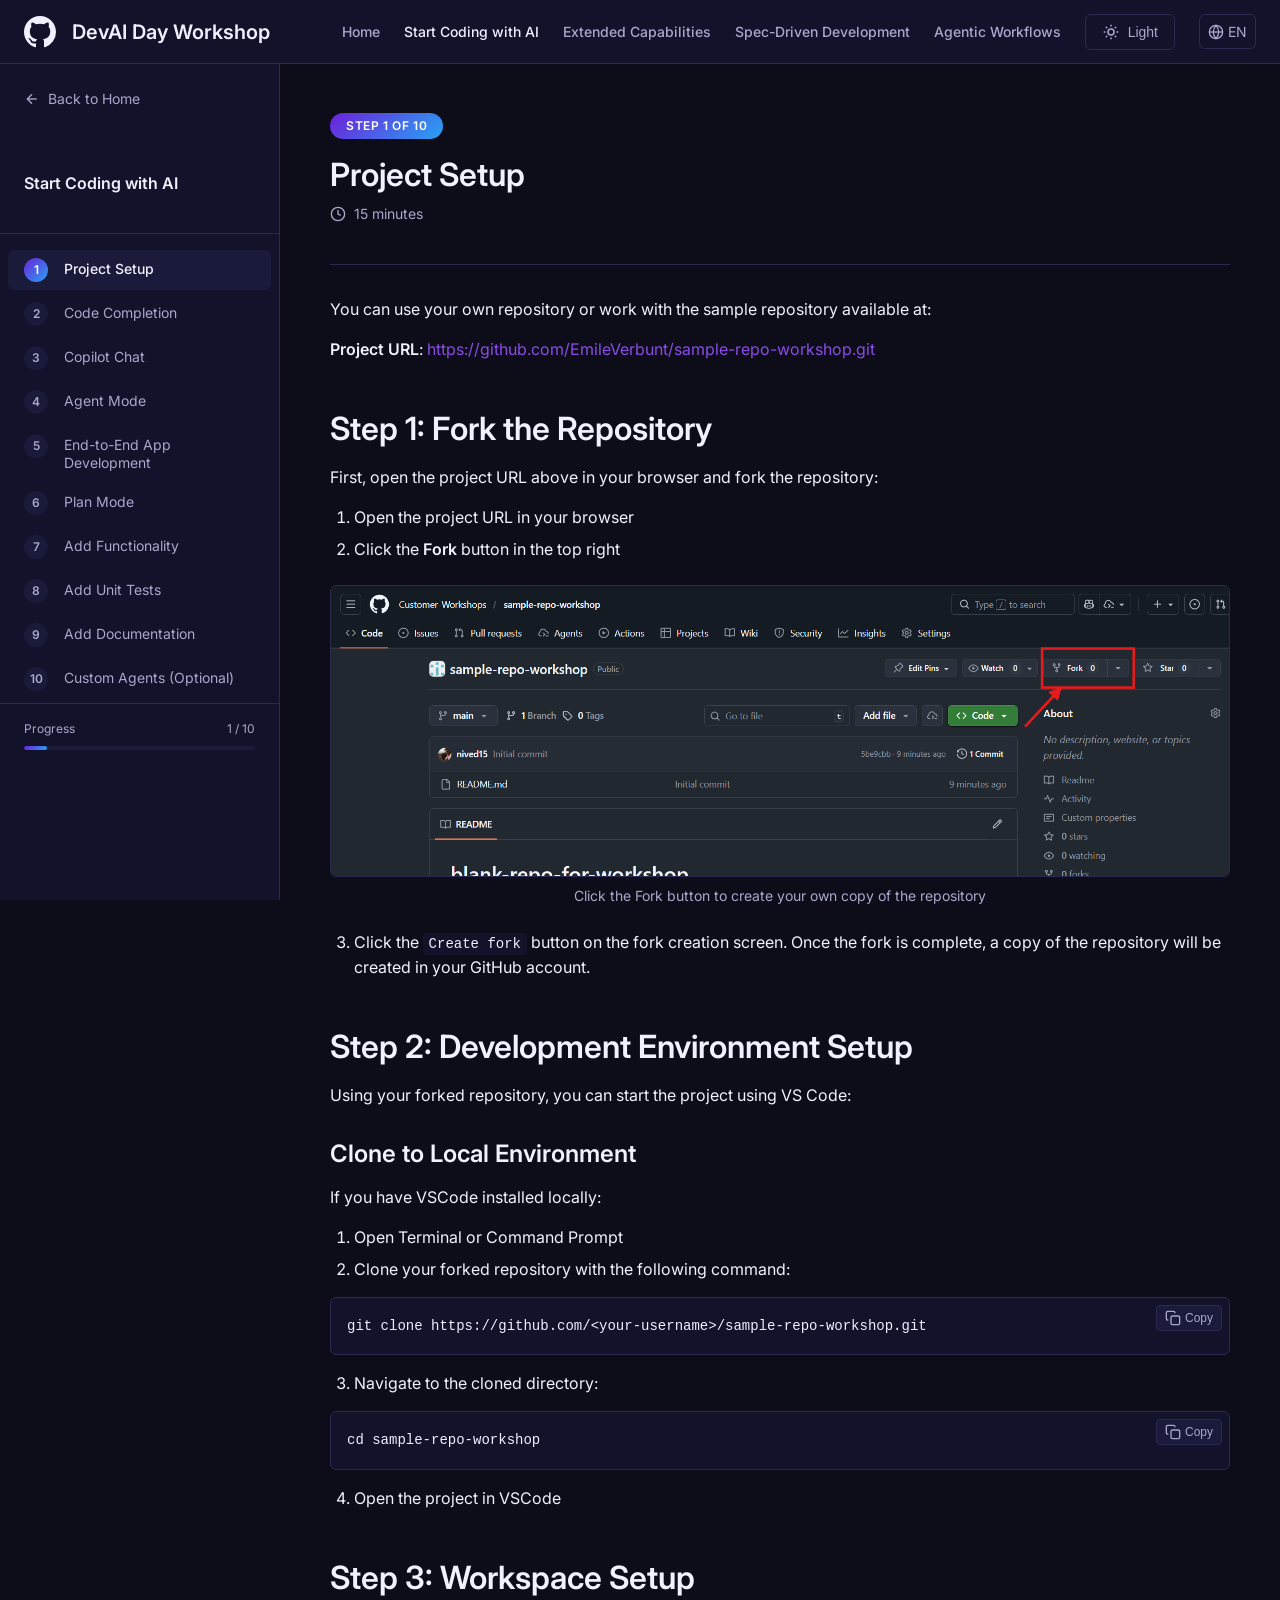
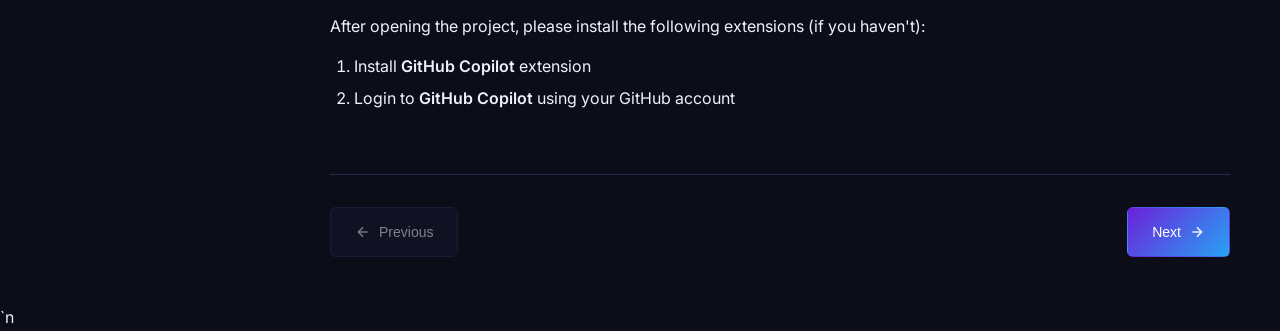
<file: devai-day-workshop/start-coding.html>
<!DOCTYPE html>

<html data-i18n-title="start-coding.meta.title" lang="en">
<head>
<meta charset="utf-8"/>
<meta content="width=device-width, initial-scale=1.0" name="viewport"/>
<meta content="Learn IDE-based GitHub Copilot features through hands-on exercises. Master code completion, Copilot Chat, agent mode, and more." data-i18n-attr="content:start-coding.meta.description" name="description"/>
<meta content="#6C21D9" name="theme-color"/>
<title>Start Coding with AI - DevAI Day Workshop</title>
<link href="css/styles.css" rel="stylesheet"/>
<link href="https://fonts.googleapis.com" rel="preconnect"/>
<link crossorigin="" href="https://fonts.gstatic.com" rel="preconnect"/>
<link href="https://fonts.googleapis.com/css2?family=Inter:wght@400;500;600;700&amp;display=swap" rel="stylesheet"/>
<style>
    body { font-family: 'Inter', var(--font-family); }
  </style>
</head>
<body data-i18n-page="start-coding">
<!-- Header -->
<header class="site-header" role="banner">
<div class="header-brand">
<svg aria-hidden="true" class="header-logo" fill="currentColor" viewBox="0 0 24 24">
<path d="M12 0C5.37 0 0 5.37 0 12c0 5.31 3.435 9.795 8.205 11.385.6.105.825-.255.825-.57 0-.285-.015-1.23-.015-2.235-3.015.555-3.795-.735-4.035-1.41-.135-.345-.72-1.41-1.23-1.695-.42-.225-1.02-.78-.015-.795.945-.015 1.62.87 1.845 1.23 1.08 1.815 2.805 1.305 3.495.99.105-.78.42-1.305.765-1.605-2.67-.3-5.46-1.335-5.46-5.925 0-1.305.465-2.385 1.23-3.225-.12-.3-.54-1.53.12-3.18 0 0 1.005-.315 3.3 1.23.96-.27 1.98-.405 3-.405s2.04.135 3 .405c2.295-1.56 3.3-1.23 3.3-1.23.66 1.65.24 2.88.12 3.18.765.84 1.23 1.905 1.23 3.225 0 4.605-2.805 5.625-5.475 5.925.435.375.81 1.095.81 2.22 0 1.605-.015 2.895-.015 3.3 0 .315.225.69.825.57A12.02 12.02 0 0024 12c0-6.63-5.37-12-12-12z"></path>
</svg>
<a class="header-title" href="../index.html">DevAI Day Workshop</a>
</div>
<nav aria-label="Main navigation" class="header-nav" data-i18n-attr="aria-label:common.nav.ariaMain">
<a class="header-nav-link" data-i18n="common.nav.home" href="../index.html">Home</a>
<a class="header-nav-link active" data-i18n="common.nav.startCoding" href="start-coding.html">Start Coding with AI</a>
<a class="header-nav-link" data-i18n="common.nav.extendedCapabilities" href="extended-capabilities.html">Extended Capabilities</a>
<a class="header-nav-link" data-i18n="common.nav.specDriven" href="spec-driven-development.html">Spec-Driven Development</a>
<a class="header-nav-link" data-i18n="common.nav.agenticWorkflows" href="agentic-workflows.html">Agentic Workflows</a>
<button aria-label="Toggle dark mode" class="theme-toggle" data-i18n-attr="aria-label:common.theme.toggleAria" id="theme-toggle">
<svg aria-hidden="true" class="theme-toggle-icon" fill="none" height="18" viewBox="0 0 24 24" width="18">
<path d="M20.354 15.354A9 9 0 018.646 3.646 9.003 9.003 0 0012 21a9.003 9.003 0 008.354-5.646z" stroke="currentColor" stroke-linecap="round" stroke-linejoin="round" stroke-width="2"></path>
</svg>
<span class="theme-toggle-text">Dark</span>
</button><div class="lang-switcher" data-lang-switcher="">
<svg aria-hidden="true" class="lang-switcher-icon" fill="none" stroke="currentColor" stroke-width="2" viewBox="0 0 24 24">
<circle cx="12" cy="12" r="10"></circle>
<line x1="2" x2="22" y1="12" y2="12"></line>
<path d="M12 2a15.3 15.3 0 0 1 4 10 15.3 15.3 0 0 1-4 10 15.3 15.3 0 0 1-4-10 15.3 15.3 0 0 1 4-10z"></path>
</svg>
<select aria-label="Select language" class="lang-select" data-i18n-attr="aria-label:common.lang.selectAria">
<option value="en">EN</option>
<option value="nl">NL</option>
</select>
</div>
</nav>
</header>
<!-- Workshop Layout -->
<div class="workshop-layout">
<!-- Sidebar Navigation -->
<aside aria-label="Workshop steps" class="workshop-sidebar" data-i18n-attr="aria-label:common.sidebar.stepsAria" id="workshop-sidebar" role="navigation">
<div class="sidebar-header">
<a class="sidebar-back" href="../index.html">
<svg aria-hidden="true" fill="none" height="16" stroke="currentColor" stroke-width="2" viewBox="0 0 24 24" width="16">
<line x1="19" x2="5" y1="12" y2="12"></line>
<polyline points="12 19 5 12 12 5"></polyline>
</svg><span data-i18n="start-coding.sidebar.back">Back to Home</span></a>
<h2 class="sidebar-title" data-i18n="start-coding.sidebar.title">Start Coding with AI</h2>
</div>
<nav class="sidebar-nav">
<ol class="sidebar-nav-list">
<li class="sidebar-nav-item">
<a class="sidebar-nav-link active" href="#step-1">
<span class="sidebar-nav-number">1</span>
<span class="sidebar-nav-text" data-i18n="start-coding.sidebar.step1">Project Setup</span>
</a>
</li>
<li class="sidebar-nav-item">
<a class="sidebar-nav-link" href="#step-2">
<span class="sidebar-nav-number">2</span>
<span class="sidebar-nav-text" data-i18n="start-coding.sidebar.step2">Code Completion</span>
</a>
</li>
<li class="sidebar-nav-item">
<a class="sidebar-nav-link" href="#step-3">
<span class="sidebar-nav-number">3</span>
<span class="sidebar-nav-text" data-i18n="start-coding.sidebar.step3">Copilot Chat</span>
</a>
</li>
<li class="sidebar-nav-item">
<a class="sidebar-nav-link" href="#step-4">
<span class="sidebar-nav-number">4</span>
<span class="sidebar-nav-text" data-i18n="start-coding.sidebar.step4">Agent Mode</span>
</a>
</li>
<li class="sidebar-nav-item">
<a class="sidebar-nav-link" href="#step-5">
<span class="sidebar-nav-number">5</span>
<span class="sidebar-nav-text" data-i18n="start-coding.sidebar.step5">End-to-End App Development</span>
</a>
</li>
<li class="sidebar-nav-item">
<a class="sidebar-nav-link" href="#step-6">
<span class="sidebar-nav-number">6</span>
<span class="sidebar-nav-text" data-i18n="start-coding.sidebar.step6">Plan Mode</span>
</a>
</li>
<li class="sidebar-nav-item">
<a class="sidebar-nav-link" href="#step-7">
<span class="sidebar-nav-number">7</span>
<span class="sidebar-nav-text" data-i18n="start-coding.sidebar.step7">Add Functionality</span>
</a>
</li>
<li class="sidebar-nav-item">
<a class="sidebar-nav-link" href="#step-8">
<span class="sidebar-nav-number">8</span>
<span class="sidebar-nav-text" data-i18n="start-coding.sidebar.step8">Add Unit Tests</span>
</a>
</li>
<li class="sidebar-nav-item">
<a class="sidebar-nav-link" href="#step-9">
<span class="sidebar-nav-number">9</span>
<span class="sidebar-nav-text" data-i18n="start-coding.sidebar.step9">Add Documentation</span>
</a>
</li>
<li class="sidebar-nav-item">
<a class="sidebar-nav-link" href="#step-10">
<span class="sidebar-nav-number">10</span>
<span class="sidebar-nav-text" data-i18n="start-coding.sidebar.step10">Custom Agents (Optional)</span>
</a>
</li>
</ol>
</nav>
<div class="progress-container">
<div class="progress-label">
<span data-i18n="start-coding.progress.label">Progress</span>
<span><span class="progress-current">1</span> / <span class="progress-total">10</span></span>
</div>
<div class="progress-bar">
<div class="progress-fill" style="width: 9%;"></div>
</div>
</div>
</aside>
<!-- Sidebar overlay for mobile -->
<div aria-hidden="true" class="sidebar-overlay" id="sidebar-overlay"></div>
<!-- Main Content -->
<main class="workshop-content" role="main">
<div class="workshop-content-inner">
<!-- Step 1: Project Setup -->
<section aria-labelledby="step-1-title" class="step-section active" id="step-1">
<header class="step-header">
<span class="step-number" data-i18n="start-coding.step1.number">Step 1 of 10</span>
<h1 class="step-title" data-i18n="start-coding.step1.title" id="step-1-title">Project Setup</h1>
<p class="step-duration">
<svg aria-hidden="true" fill="none" stroke="currentColor" stroke-width="2" viewBox="0 0 24 24">
<circle cx="12" cy="12" r="10"></circle>
<polyline points="12 6 12 12 16 14"></polyline>
</svg><span data-i18n="start-coding.step1.duration">15 minutes</span></p>
</header>
<p data-i18n="start-coding.step1.p1">You can use your own repository or work with the sample repository available at:</p>
<p data-i18n-html="start-coding.step1.projectUrl"><strong>Project URL</strong>: <a href="https://github.com/EmileVerbunt/sample-repo-workshop.git" rel="noopener noreferrer" target="_blank">https://github.com/EmileVerbunt/sample-repo-workshop.git</a></p>
<h2 data-i18n="start-coding.step1.forkTitle">Step 1: Fork the Repository</h2>
<p data-i18n="start-coding.step1.forkIntro">First, open the project URL above in your browser and fork the repository:</p>
<ol>
<li data-i18n="start-coding.step1.forkLi1">Open the project URL in your browser</li>
<li data-i18n-html="start-coding.step1.forkLi2">Click the <strong>Fork</strong> button in the top right</li>
</ol>
<figure class="image-container">
<img alt="Click Fork button in the GitHub repository header" data-i18n-attr="alt:start-coding.step1.forkAlt" src="img/screenshot_fork_arrow.png"/>
<figcaption data-i18n="start-coding.step1.forkCaption">Click the Fork button to create your own copy of the repository</figcaption>
</figure>
<ol start="3">
<li data-i18n-html="start-coding.step1.forkLi3">Click the <code>Create fork</code> button on the fork creation screen. Once the fork is complete, a copy of the repository will be created in your GitHub account.</li>
</ol>
<h2 data-i18n="start-coding.step1.envTitle">Step 2: Development Environment Setup</h2>
<p data-i18n="start-coding.step1.envIntro">Using your forked repository, you can start the project using VS Code:</p>
<h3 data-i18n="start-coding.step1.cloneTitle">Clone to Local Environment</h3>
<p data-i18n="start-coding.step1.localIntro">If you have VSCode installed locally:</p>
<ol>
<li data-i18n="start-coding.step1.cloneLi1">Open Terminal or Command Prompt</li>
<li data-i18n="start-coding.step1.cloneLi2">Clone your forked repository with the following command:</li>
</ol>
<pre><code>git clone https://github.com/&lt;your-username&gt;/sample-repo-workshop.git</code></pre>
<ol start="3">
<li data-i18n="start-coding.step1.cloneLi3">Navigate to the cloned directory:</li>
</ol>
<pre><code>cd sample-repo-workshop</code></pre>
<ol start="4">
<li data-i18n="start-coding.step1.cloneLi4">Open the project in VSCode</li>
</ol>
<h2 data-i18n="start-coding.step1.workspaceTitle">Step 3: Workspace Setup </h2>
<p data-i18n="start-coding.step1.workspaceIntro">After opening the project, please install the following extensions (if you haven't):</p>
<ol>
<li data-i18n-html="start-coding.step1.workspaceLi1">Install <strong>GitHub Copilot</strong> extension</li>
<li data-i18n-html="start-coding.step1.workspaceLi2">Login to <strong>GitHub Copilot</strong> using your GitHub account</li>
</ol>
<nav aria-label="Step navigation" class="step-navigation" data-i18n-attr="aria-label:start-coding.stepNav.aria">
<button aria-label="Previous step" class="step-nav-button step-nav-prev" data-i18n-attr="aria-label:common.stepNav.previousAria" disabled="">
<svg aria-hidden="true" fill="none" stroke="currentColor" stroke-width="2" viewBox="0 0 24 24">
<line x1="19" x2="5" y1="12" y2="12"></line>
<polyline points="12 19 5 12 12 5"></polyline>
</svg><span data-i18n="common.stepNav.previous">Previous</span></button>
<button aria-label="Next step" class="step-nav-button primary step-nav-next" data-i18n-attr="aria-label:common.stepNav.nextAria"><span data-i18n="common.stepNav.next">Next</span><svg aria-hidden="true" fill="none" stroke="currentColor" stroke-width="2" viewBox="0 0 24 24">
<line x1="5" x2="19" y1="12" y2="12"></line>
<polyline points="12 5 19 12 12 19"></polyline>
</svg>
</button>
</nav>
</section>
<!-- Step 2: Code Completion -->
<section aria-labelledby="step-2-title" class="step-section" id="step-2">
<header class="step-header">
<span class="step-number" data-i18n="start-coding.step2.number">Step 2 of 10</span>
<h1 class="step-title" data-i18n="start-coding.step2.title" id="step-2-title">Code Completion</h1>
<p class="step-duration">
<svg aria-hidden="true" fill="none" stroke="currentColor" stroke-width="2" viewBox="0 0 24 24">
<circle cx="12" cy="12" r="10"></circle>
<polyline points="12 6 12 12 16 14"></polyline>
</svg><span data-i18n="start-coding.step2.duration">10 minutes</span></p>
</header>
<p data-i18n="start-coding.step2.p1">GitHub Copilot provides intelligent code suggestions as you type. Let's explore how to use this feature effectively.</p>
<p data-i18n-html="start-coding.step2.p2">Create a new JavaScript file named <code>factorial.js</code> in your project.</p>
<h2 data-i18n="start-coding.step2.howTitle">How Code Completion Works</h2>
<p data-i18n-html="start-coding.step2.p3">As you write code, Copilot analyzes the context of your file and suggests completions. These suggestions appear as gray "ghost text" that you can accept with the <kbd>Tab</kbd> key.</p>
<h3 data-i18n="start-coding.step2.exampleTitle">Example Prompt</h3>
<p data-i18n="start-coding.step2.functionPrompt">Add a New Function Using a Prompt: Start typing a comment describing what you want:</p><pre><code>Write a function to calculate the factorial of a number.</code></pre>
<p data-i18n="start-coding.step2.functionResult">Copilot will automatically suggest the full function implementation as ghost text.</p>
<p data-i18n="start-coding.step2.classPrompt">Add a New Class Using a Prompt: Begin describing a class structure:</p><pre><code>Create a class named Invoice with amount, tax, and a method to calculate total.</code></pre>
<p data-i18n="start-coding.step2.classResult">Copilot will generate the class definition and related methods.</p>
<p data-i18n="start-coding.step2.helperPrompt">Generate Helper Methods</p>
<pre><code>Add a utility function to format a date as DD-MM-YYYY.</code></pre>
<p data-i18n="start-coding.step2.helperResult">Copilot will propose a ready-to-use helper function.</p>
<p data-i18n="start-coding.step2.incompletePrompt">Complete Incomplete Code</p>
<pre><code>function addUser(user) {
              // validate user inputs</code></pre>
<p data-i18n="start-coding.step2.incompleteResult">Copilot will expand the validation logic and complete the rest of the function.</p>
<p data-i18n="start-coding.step2.docsPrompt">Add Comments or Documentation</p>
<pre><code>Explain what this function does and list its parameters</code></pre>
<p data-i18n="start-coding.step2.docsResult">Copilot will auto-generate a documentation block.</p>
<div class="info-box note">
<svg aria-hidden="true" fill="none" stroke="currentColor" stroke-width="2" viewBox="0 0 24 24">
<circle cx="12" cy="12" r="10"></circle>
<line x1="12" x2="12" y1="16" y2="12"></line>
<line x1="12" x2="12.01" y1="8" y2="8"></line>
</svg>
<div class="info-box-content">
<strong data-i18n="start-coding.info.note">Note</strong>
<p data-i18n="start-coding.step2.note">If you don't see suggestions, make sure you're signed in to your GitHub account and have an active Copilot subscription.</p>
</div>
</div>
<nav aria-label="Step navigation" class="step-navigation" data-i18n-attr="aria-label:start-coding.stepNav.aria">
<button aria-label="Previous step" class="step-nav-button step-nav-prev" data-i18n-attr="aria-label:common.stepNav.previousAria">
<svg aria-hidden="true" fill="none" stroke="currentColor" stroke-width="2" viewBox="0 0 24 24">
<line x1="19" x2="5" y1="12" y2="12"></line>
<polyline points="12 19 5 12 12 5"></polyline>
</svg><span data-i18n="common.stepNav.previous">Previous</span></button>
<button aria-label="Next step" class="step-nav-button primary step-nav-next" data-i18n-attr="aria-label:common.stepNav.nextAria"><span data-i18n="common.stepNav.next">Next</span><svg aria-hidden="true" fill="none" stroke="currentColor" stroke-width="2" viewBox="0 0 24 24">
<line x1="5" x2="19" y1="12" y2="12"></line>
<polyline points="12 5 19 12 12 19"></polyline>
</svg>
</button>
</nav>
</section>
<!-- Step 3: Copilot Chat -->
<section aria-labelledby="step-3-title" class="step-section" id="step-3">
<header class="step-header">
<span class="step-number" data-i18n="start-coding.step3.number">Step 3 of 10</span>
<h1 class="step-title" data-i18n="start-coding.step3.title" id="step-3-title">Copilot Chat</h1>
<p class="step-duration">
<svg aria-hidden="true" fill="none" stroke="currentColor" stroke-width="2" viewBox="0 0 24 24">
<circle cx="12" cy="12" r="10"></circle>
<polyline points="12 6 12 12 16 14"></polyline>
</svg><span data-i18n="start-coding.step3.duration">15 minutes</span></p>
</header>
<p data-i18n="start-coding.step3.p1">Copilot Chat is an interactive AI assistant that helps you understand code, generate functions, and get coding guidance through natural language conversations.</p>
<h2 data-i18n="start-coding.step3.openTitle">Opening Copilot Chat</h2>
<ol>
<li data-i18n-html="start-coding.step3.openLi1">Click the <strong>Chat</strong> icon (chat bubble) in the VSCode sidebar</li>
<li data-i18n-html="start-coding.step3.openLi2">Or open the Chat panel with <kbd>Ctrl</kbd>+<kbd>Alt</kbd>+<kbd>I</kbd> (macOS: <kbd>Ctrl</kbd>+<kbd>Cmd</kbd>+<kbd>I</kbd>)</li>
</ol>
<figure class="image-container">
<img alt="Copilot Chat interface in VS Code showing the Ask mode" data-i18n-attr="alt:start-coding.step3.chatAlt" src="img/ask-mode.png"/>
<figcaption data-i18n="start-coding.step3.chatCaption">The Copilot Chat panel in VS Code</figcaption>
</figure>
<h2 data-i18n="start-coding.step3.featuresTitle">Key Features</h2>
<h3 data-i18n="start-coding.step3.explainTitle">1. Explain Code</h3>
<p data-i18n="start-coding.step3.explainP1">Option 1: Select code and ask Copilot to explain it:</p>
<pre><code>Please explain this entire file.</code></pre>
<figure class="image-container">
<img alt="Copilot explaining code in the chat panel" data-i18n-attr="alt:start-coding.step3.explainAlt" src="img/ask-explain.png"/>
<figcaption data-i18n="start-coding.step3.explainCaption">Copilot provides detailed explanations of your code</figcaption>
</figure>
<p data-i18n="start-coding.step3.explainP2">Option 2: Select code and ask Copilot to explain it using slash commands:</p>
<pre><code>/explain</code></pre>
<h3 data-i18n="start-coding.step3.generateTitle">2. Generate Functions</h3>
<p data-i18n="start-coding.step3.generateP">Ask Copilot to write code for you:</p>
<pre><code>Create a function that validates an email address and returns true if valid.</code></pre>
<h3 data-i18n="start-coding.step3.translateTitle">3. Translate to New Technology</h3>
<p data-i18n="start-coding.step3.translateP">Convert code from one language or framework to another:</p>
<pre><code>Convert this JavaScript function to Python.</code></pre>
<h3 data-i18n="start-coding.step3.improveTitle">4. Code Improvement</h3>
<p data-i18n="start-coding.step3.improveP">Get suggestions to improve your code quality:</p>
<pre><code>How can I improve the performance of this function?</code></pre>
<div class="info-box tip">
<svg aria-hidden="true" fill="none" stroke="currentColor" stroke-width="2" viewBox="0 0 24 24">
<circle cx="12" cy="12" r="10"></circle>
<line x1="12" x2="12" y1="16" y2="12"></line>
<line x1="12" x2="12.01" y1="8" y2="8"></line>
</svg>
<div class="info-box-content">
<strong data-i18n="start-coding.info.tip">Tip</strong>
<p data-i18n-html="start-coding.step3.tip">Use the <code>#</code> symbol to reference files in your prompts, like <code>#app.py</code> to give Copilot context about specific files.</p>
</div>
</div>
<nav aria-label="Step navigation" class="step-navigation" data-i18n-attr="aria-label:start-coding.stepNav.aria">
<button aria-label="Previous step" class="step-nav-button step-nav-prev" data-i18n-attr="aria-label:common.stepNav.previousAria">
<svg aria-hidden="true" fill="none" stroke="currentColor" stroke-width="2" viewBox="0 0 24 24">
<line x1="19" x2="5" y1="12" y2="12"></line>
<polyline points="12 19 5 12 12 5"></polyline>
</svg><span data-i18n="common.stepNav.previous">Previous</span></button>
<button aria-label="Next step" class="step-nav-button primary step-nav-next" data-i18n-attr="aria-label:common.stepNav.nextAria"><span data-i18n="common.stepNav.next">Next</span><svg aria-hidden="true" fill="none" stroke="currentColor" stroke-width="2" viewBox="0 0 24 24">
<line x1="5" x2="19" y1="12" y2="12"></line>
<polyline points="12 5 19 12 12 19"></polyline>
</svg>
</button>
</nav>
</section>
<!-- Step 4: Agent Mode -->
<section aria-labelledby="step-4-title" class="step-section" id="step-4">
<header class="step-header">
<span class="step-number" data-i18n="start-coding.step4.number">Step 4 of 10</span>
<h1 class="step-title" data-i18n="start-coding.step4.title" id="step-4-title">Agent Mode</h1>
<p class="step-duration">
<svg aria-hidden="true" fill="none" stroke="currentColor" stroke-width="2" viewBox="0 0 24 24">
<circle cx="12" cy="12" r="10"></circle>
<polyline points="12 6 12 12 16 14"></polyline>
</svg><span data-i18n="start-coding.step4.duration">15 minutes</span></p>
</header>
<p data-i18n="start-coding.step4.p1">Agent Mode is Copilot's most autonomous feature. It can execute multi-step tasks, run commands, and make complex changes across your project.</p>
<h2 data-i18n="start-coding.step4.differentTitle">What Makes Agent Mode Different</h2>
<ul>
<li data-i18n-html="start-coding.step4.diffLi1"><strong>Autonomous Execution</strong>: Copilot can run terminal commands, create files, and iterate on solutions</li>
<li data-i18n-html="start-coding.step4.diffLi2"><strong>Error Recovery</strong>: When errors occur, Agent Mode attempts to fix them automatically</li>
<li data-i18n-html="start-coding.step4.diffLi3"><strong>Multi-file Operations</strong>: Can modify many files as part of a single task</li>
</ul>
<h2 data-i18n="start-coding.step4.enableTitle">Enabling Agent Mode</h2>
<ol>
<li data-i18n="start-coding.step4.enableLi1">Open Copilot Chat</li>
<li data-i18n-html="start-coding.step4.enableLi2">Select <strong>Agent</strong> from the mode selector at the bottom of the chat panel</li>
</ol>
<h2 data-i18n="start-coding.step4.examplesTitle">Example Tasks for Agent Mode</h2>
<pre><code>Create a new Express.js API endpoint for user authentication with JWT tokens.</code></pre>
<pre><code>Set up a complete testing framework with example tests for the existing functions.</code></pre>
<figure class="image-container">
<img alt="Agent mode implementing code changes automatically" data-i18n-attr="alt:start-coding.step4.agentAlt" src="img/agent-mode.png"/>
<figcaption data-i18n="start-coding.step4.agentCaption">Agent Mode working autonomously on a coding task</figcaption>
</figure>
<div class="info-box warning">
<svg aria-hidden="true" fill="none" stroke="currentColor" stroke-width="2" viewBox="0 0 24 24">
<path d="M10.29 3.86L1.82 18a2 2 0 001.71 3h16.94a2 2 0 001.71-3L13.71 3.86a2 2 0 00-3.42 0z"></path>
<line x1="12" x2="12" y1="9" y2="13"></line>
<line x1="12" x2="12.01" y1="17" y2="17"></line>
</svg>
<div class="info-box-content">
<strong data-i18n="start-coding.info.caution">Caution</strong>
<p data-i18n="start-coding.step4.caution">Agent Mode can run commands and modify files. Always review the actions it proposes before allowing them to execute.</p>
</div>
</div>
<nav aria-label="Step navigation" class="step-navigation" data-i18n-attr="aria-label:start-coding.stepNav.aria">
<button aria-label="Previous step" class="step-nav-button step-nav-prev" data-i18n-attr="aria-label:common.stepNav.previousAria">
<svg aria-hidden="true" fill="none" stroke="currentColor" stroke-width="2" viewBox="0 0 24 24">
<line x1="19" x2="5" y1="12" y2="12"></line>
<polyline points="12 19 5 12 12 5"></polyline>
</svg><span data-i18n="common.stepNav.previous">Previous</span></button>
<button aria-label="Next step" class="step-nav-button primary step-nav-next" data-i18n-attr="aria-label:common.stepNav.nextAria"><span data-i18n="common.stepNav.next">Next</span><svg aria-hidden="true" fill="none" stroke="currentColor" stroke-width="2" viewBox="0 0 24 24">
<line x1="5" x2="19" y1="12" y2="12"></line>
<polyline points="12 5 19 12 12 19"></polyline>
</svg>
</button>
</nav>
</section>
<!-- Step 5: End-to-End App Development -->
<section aria-labelledby="step-5-title" class="step-section" id="step-5">
<header class="step-header">
<span class="step-number" data-i18n="start-coding.step5.number">Step 5 of 10</span>
<h1 class="step-title" data-i18n="start-coding.step5.title" id="step-5-title">End-to-End App Development</h1>
<p class="step-duration">
<svg aria-hidden="true" fill="none" stroke="currentColor" stroke-width="2" viewBox="0 0 24 24">
<circle cx="12" cy="12" r="10"></circle>
<polyline points="12 6 12 12 16 14"></polyline>
</svg><span data-i18n="start-coding.step5.duration">60 minutes</span></p>
</header>
<p data-i18n="start-coding.step5.p1">Let's build a complete enterprise-ready application from scratch using Copilot. We'll create an Employee Management System with CRUD operations.</p>
<h2 data-i18n="start-coding.step5.requirementsTitle">Define Your Requirements</h2>
<p data-i18n="start-coding.step5.requirementsP">Start by providing Copilot with a clear requirement prompt for an enterprise application:</p>
<pre><code>I want to build an Employee Management System with the following requirements:

## Functional Requirements
- Create, Read, Update, and Delete (CRUD) operations for employee records
- Employee fields: ID, Name, Email, Department, Role, Hire Date, Salary
- Search and filter employees by department and role
- Basic authentication with login/logout functionality
- Dashboard showing employee statistics

## Non-Functional Requirements
- RESTful API design
- Input validation and error handling
- Responsive UI that works on desktop and mobile
- Clean, maintainable code following best practices

Please suggest an architecture for this application.</code></pre>
<h2 data-i18n="start-coding.step5.structureTitle">Generate App Structure</h2>
<p data-i18n="start-coding.step5.structureP">Ask Copilot to generate the application structure based on your preferred tech stack:</p>
<pre><code>Based on the requirements above, please generate the project structure for this application using [YOUR PREFERRED STACK].

For example:
- Backend: Python Flask / Node.js Express / Java Spring Boot
- Frontend: React / Vue.js / Plain HTML/CSS/JavaScript
- Database: SQLite / PostgreSQL / MongoDB

Please create the folder structure and initial files with boilerplate code.</code></pre>
<h2 data-i18n="start-coding.step5.mockTitle">Optional: Add UI from Mock or Drawing</h2>
<p data-i18n="start-coding.step5.mockP">If you have a UI mockup or wireframe, you can attach it to help Copilot generate matching UI components:</p>
<ol>
<li data-i18n="start-coding.step5.mockLi1">Attach your UI mockup image in Copilot Chat</li>
<li data-i18n="start-coding.step5.mockLi2">Use a prompt like:</li>
</ol>
<pre><code>Based on the attached UI mockup, please generate the HTML/CSS for this interface. 
Match the layout, colors, and styling as closely as possible.
Make the design responsive for mobile devices.</code></pre>
<div class="info-box tip">
<svg aria-hidden="true" fill="none" stroke="currentColor" stroke-width="2" viewBox="0 0 24 24">
<circle cx="12" cy="12" r="10"></circle>
<line x1="12" x2="12" y1="16" y2="12"></line>
<line x1="12" x2="12.01" y1="8" y2="8"></line>
</svg>
<div class="info-box-content">
<strong data-i18n="start-coding.info.tip">Tip</strong>
<p data-i18n="start-coding.step5.tip">You can use hand-drawn sketches or wireframe tools like Figma, Balsamiq, or even simple diagrams to guide Copilot's UI generation.</p>
</div>
</div>
<h2 data-i18n="start-coding.step5.saveTitle">Save the Architecture</h2>
<p data-i18n="start-coding.step5.saveP">Use Agent Mode to save the architecture to a file:</p>
<pre><code>Save the architecture suggestions to an architecture.md file in the project root.</code></pre>
<figure class="image-container">
<img alt="Architecture document saved" data-i18n-attr="alt:start-coding.step5.archAlt" src="img/arch-result.png"/>
<figcaption data-i18n="start-coding.step5.archCaption">Architecture documentation is now part of your project</figcaption>
</figure>
<nav aria-label="Step navigation" class="step-navigation" data-i18n-attr="aria-label:start-coding.stepNav.aria">
<button aria-label="Previous step" class="step-nav-button step-nav-prev" data-i18n-attr="aria-label:common.stepNav.previousAria">
<svg aria-hidden="true" fill="none" stroke="currentColor" stroke-width="2" viewBox="0 0 24 24">
<line x1="19" x2="5" y1="12" y2="12"></line>
<polyline points="12 19 5 12 12 5"></polyline>
</svg><span data-i18n="common.stepNav.previous">Previous</span></button>
<button aria-label="Next step" class="step-nav-button primary step-nav-next" data-i18n-attr="aria-label:common.stepNav.nextAria"><span data-i18n="common.stepNav.next">Next</span><svg aria-hidden="true" fill="none" stroke="currentColor" stroke-width="2" viewBox="0 0 24 24">
<line x1="5" x2="19" y1="12" y2="12"></line>
<polyline points="12 5 19 12 12 19"></polyline>
</svg>
</button>
</nav>
</section>
<!-- Step 6: Plan Mode -->
<section aria-labelledby="step-6-title" class="step-section" id="step-6">
<header class="step-header">
<span class="step-number" data-i18n="start-coding.step6.number">Step 6 of 10</span>
<h1 class="step-title" data-i18n="start-coding.step6.title" id="step-6-title">Plan Mode</h1>
<p class="step-duration">
<svg aria-hidden="true" fill="none" stroke="currentColor" stroke-width="2" viewBox="0 0 24 24">
<circle cx="12" cy="12" r="10"></circle>
<polyline points="12 6 12 12 16 14"></polyline>
</svg><span data-i18n="start-coding.step6.duration">10 minutes</span></p>
</header>
<p data-i18n-html="start-coding.step6.p1">Plan Mode helps you create a structured development plan before implementation. This is part of <strong>Spec-Driven Development</strong>, a recommended approach for AI-assisted coding.</p>
<h2 data-i18n="start-coding.step6.createTitle">Creating a Development Plan</h2>
<ol>
<li data-i18n-html="start-coding.step6.createLi1">Attach your architecture document using <code>#architecture.md</code></li>
<li data-i18n-html="start-coding.step6.createLi2">Select <strong>Plan</strong> mode in Copilot Chat</li>
</ol>
<figure class="image-container">
<img alt="Selecting Plan mode in Copilot Chat" data-i18n-attr="alt:start-coding.step6.planAlt" src="img/plan-mode.png"/>
<figcaption data-i18n="start-coding.step6.planCaption">Switch to Plan mode for structured planning</figcaption>
</figure>
<p data-i18n="start-coding.step6.promptIntro">Enter the following prompt:</p>
<pre><code>Based on the attached document, please create step-by-step development plan that can be followed by the coding agents.
Please suggest what granularity should be used to implement functions in an easy-to-test steps.</code></pre>
<div class="info-box tip">
<svg aria-hidden="true" fill="none" stroke="currentColor" stroke-width="2" viewBox="0 0 24 24">
<circle cx="12" cy="12" r="10"></circle>
<line x1="12" x2="12" y1="16" y2="12"></line>
<line x1="12" x2="12.01" y1="8" y2="8"></line>
</svg>
<div class="info-box-content">
<strong data-i18n="start-coding.info.tip">Tip</strong>
<p data-i18n="start-coding.step6.tip">If there are points that should be improved, point them out! For example: "Considering the ease of unit testing, please also list any improvements or additions needed to the current plan."</p>
</div>
</div>
<h2 data-i18n="start-coding.step6.saveTitle">Saving the Plan</h2>
<p data-i18n="start-coding.step6.saveP">Switch to Agent mode and save the plan:</p>
<pre><code>Save the development plan in a file called plan.md</code></pre>
<figure class="image-container">
<img alt="Development plan saved to file" data-i18n-attr="alt:start-coding.step6.resultAlt" src="img/plan-result.png"/>
<figcaption data-i18n="start-coding.step6.resultCaption">Your development plan is now documented</figcaption>
</figure>
<p data-i18n-html="start-coding.step6.p2">Now you have two specification files: <code>architecture.md</code> and <code>plan.md</code>. These will guide Copilot during implementation.</p>
<nav aria-label="Step navigation" class="step-navigation" data-i18n-attr="aria-label:start-coding.stepNav.aria">
<button aria-label="Previous step" class="step-nav-button step-nav-prev" data-i18n-attr="aria-label:common.stepNav.previousAria">
<svg aria-hidden="true" fill="none" stroke="currentColor" stroke-width="2" viewBox="0 0 24 24">
<line x1="19" x2="5" y1="12" y2="12"></line>
<polyline points="12 19 5 12 12 5"></polyline>
</svg><span data-i18n="common.stepNav.previous">Previous</span></button>
<button aria-label="Next step" class="step-nav-button primary step-nav-next" data-i18n-attr="aria-label:common.stepNav.nextAria"><span data-i18n="common.stepNav.next">Next</span><svg aria-hidden="true" fill="none" stroke="currentColor" stroke-width="2" viewBox="0 0 24 24">
<line x1="5" x2="19" y1="12" y2="12"></line>
<polyline points="12 5 19 12 12 19"></polyline>
</svg>
</button>
</nav>
</section>
<!-- Step 7: Add Functionality -->
<section aria-labelledby="step-7-title" class="step-section" id="step-7">
<header class="step-header">
<span class="step-number" data-i18n="start-coding.step7.number">Step 7 of 10</span>
<h1 class="step-title" data-i18n="start-coding.step7.title" id="step-7-title">Add Functionality</h1>
<p class="step-duration">
<svg aria-hidden="true" fill="none" stroke="currentColor" stroke-width="2" viewBox="0 0 24 24">
<circle cx="12" cy="12" r="10"></circle>
<polyline points="12 6 12 12 16 14"></polyline>
</svg><span data-i18n="start-coding.step7.duration">15 minutes</span></p>
</header>
<p data-i18n="start-coding.step7.p1">Now let's implement the application using Copilot's Agent mode with our specification documents.</p>
<h2 data-i18n="start-coding.step7.instructionsTitle">Custom Instructions</h2>
<p data-i18n="start-coding.step7.instructionsP">Before implementing, set up custom instructions to guide Copilot:</p>
<ol>
<li data-i18n-html="start-coding.step7.instructionsLi1">Open <code>.github/copilot-instructions.md</code></li>
<li data-i18n="start-coding.step7.instructionsLi2">Add the following lines:</li>
</ol>
<pre><code>Before making any big changes to the project, always check the architecture documentation in `architecture.md` to ensure alignment with the overall design and goals.</code></pre>
<figure class="image-container">
<img alt="Custom instructions file" data-i18n-attr="alt:start-coding.step7.instructionsAlt" src="img/copilot-inst.png"/>
<figcaption data-i18n="start-coding.step7.instructionsCaption">Custom instructions help Copilot understand your project conventions</figcaption>
</figure>
<h2 data-i18n="start-coding.step7.promptsTitle">Prompt Files</h2>
<p data-i18n-html="start-coding.step7.promptsP">For reusable prompts, create prompt files at <code>.github/prompts/*.prompt.md</code>:</p>
<pre><code>---
agent: 'agent'
description: 'Generate a clear code explanation with examples'
---

Explain the following code in a clear, beginner-friendly way:

Code to explain: ${input:code:Paste your code here}
Target audience: ${input:audience:Who is this explanation for?}

Please provide:
* A brief overview of what the code does
* A step-by-step breakdown of the main parts
* Explanation of key concepts
* A simple example showing how it works</code></pre>
<figure class="image-container">
<img alt="Prompt file in action" data-i18n-attr="alt:start-coding.step7.promptsAlt" src="img/prompt-result.png"/>
<figcaption data-i18n="start-coding.step7.promptsCaption">Prompt files provide reusable, structured prompts</figcaption>
</figure>
<h2 data-i18n="start-coding.step7.startTitle">Start Implementation</h2>
<p data-i18n-html="start-coding.step7.startP">Attach the <code>plan.md</code> file and use this prompt:</p>
<pre><code>Please implement the development of this project using `plan.md` and other necessary documents.
If there are additional considerations needed, please ask me questions.</code></pre>
<figure class="image-container">
<img alt="Copilot implementing the application" data-i18n-attr="alt:start-coding.step7.agentAlt" src="img/agent-mode.png"/>
<figcaption data-i18n="start-coding.step7.agentCaption">Copilot implements the application following the plan</figcaption>
</figure>
<h2 data-i18n="start-coding.step7.verifyTitle">Verify Implementation</h2>
<p data-i18n="start-coding.step7.verifyP">Once implementation is complete, check:</p>
<ol>
<li data-i18n-html="start-coding.step7.verifyLi1"><strong>Directory Structure</strong>: Is it structured according to the recommended architecture?</li>
<li data-i18n-html="start-coding.step7.verifyLi2"><strong>Basic Files</strong>: Are necessary files (app.py, HTML templates, CSS files, etc.) created?</li>
<li data-i18n-html="start-coding.step7.verifyLi3"><strong>Operation Check</strong>: Run simple tests to verify functionality</li>
</ol>
<figure class="image-container">
<img alt="Application running" data-i18n-attr="alt:start-coding.step7.appAlt" src="img/sample-app.png"/>
<figcaption data-i18n="start-coding.step7.appCaption">Your application is now running!</figcaption>
</figure>
<nav aria-label="Step navigation" class="step-navigation" data-i18n-attr="aria-label:start-coding.stepNav.aria">
<button aria-label="Previous step" class="step-nav-button step-nav-prev" data-i18n-attr="aria-label:common.stepNav.previousAria">
<svg aria-hidden="true" fill="none" stroke="currentColor" stroke-width="2" viewBox="0 0 24 24">
<line x1="19" x2="5" y1="12" y2="12"></line>
<polyline points="12 19 5 12 12 5"></polyline>
</svg><span data-i18n="common.stepNav.previous">Previous</span></button>
<button aria-label="Next step" class="step-nav-button primary step-nav-next" data-i18n-attr="aria-label:common.stepNav.nextAria"><span data-i18n="common.stepNav.next">Next</span><svg aria-hidden="true" fill="none" stroke="currentColor" stroke-width="2" viewBox="0 0 24 24">
<line x1="5" x2="19" y1="12" y2="12"></line>
<polyline points="12 5 19 12 12 19"></polyline>
</svg>
</button>
</nav>
</section>
<!-- Step 8: Add Unit Tests -->
<section aria-labelledby="step-8-title" class="step-section" id="step-8">
<header class="step-header">
<span class="step-number" data-i18n="start-coding.step8.number">Step 8 of 10</span>
<h1 class="step-title" data-i18n="start-coding.step8.title" id="step-8-title">Add Unit Tests</h1>
<p class="step-duration">
<svg aria-hidden="true" fill="none" stroke="currentColor" stroke-width="2" viewBox="0 0 24 24">
<circle cx="12" cy="12" r="10"></circle>
<polyline points="12 6 12 12 16 14"></polyline>
</svg><span data-i18n="start-coding.step8.duration">15 minutes</span></p>
</header>
<p data-i18n="start-coding.step8.p1">Let's use Copilot to add comprehensive unit tests to our application.</p>
<h2 data-i18n="start-coding.step8.generateTitle">Generate Unit Tests</h2>
<p data-i18n="start-coding.step8.generateP">Use the following prompt to have Copilot create unit tests:</p>
<pre><code>We want to add unit testing to this project.
Please create unit tests for all the important functions in this application.
Install necessary libraries to support this change.
Then in the readme file, add explanation on how to run the unit tests.</code></pre>
<figure class="image-container">
<img alt="Copilot creating unit tests" data-i18n-attr="alt:start-coding.step8.generateAlt" src="img/generate-UT.png"/>
<figcaption data-i18n="start-coding.step8.generateCaption">Copilot generates comprehensive unit tests</figcaption>
</figure>
<h2 data-i18n="start-coding.step8.runningTitle">Running Tests</h2>
<p data-i18n="start-coding.step8.runningP">You can ask Copilot to run the tests directly from the Chat panel:</p>
<pre><code>Run the unit tests and show me the results.</code></pre>
<figure class="image-container">
<img alt="Unit test results" data-i18n-attr="alt:start-coding.step8.resultsAlt" src="img/test-exec.png"/>
<figcaption data-i18n="start-coding.step8.resultsCaption">Unit test results in the terminal</figcaption>
</figure>
<div class="info-box tip">
<svg aria-hidden="true" fill="none" stroke="currentColor" stroke-width="2" viewBox="0 0 24 24">
<circle cx="12" cy="12" r="10"></circle>
<line x1="12" x2="12" y1="16" y2="12"></line>
<line x1="12" x2="12.01" y1="8" y2="8"></line>
</svg>
<div class="info-box-content">
<strong data-i18n="start-coding.info.tip">Tip</strong>
<p data-i18n="start-coding.step8.tip">Copilot can automatically check test results and make adjustments if tests fail. It uses your custom instructions and architecture document to ensure consistency.</p>
</div>
</div>
<nav aria-label="Step navigation" class="step-navigation" data-i18n-attr="aria-label:start-coding.stepNav.aria">
<button aria-label="Previous step" class="step-nav-button step-nav-prev" data-i18n-attr="aria-label:common.stepNav.previousAria">
<svg aria-hidden="true" fill="none" stroke="currentColor" stroke-width="2" viewBox="0 0 24 24">
<line x1="19" x2="5" y1="12" y2="12"></line>
<polyline points="12 19 5 12 12 5"></polyline>
</svg><span data-i18n="common.stepNav.previous">Previous</span></button>
<button aria-label="Next step" class="step-nav-button primary step-nav-next" data-i18n-attr="aria-label:common.stepNav.nextAria"><span data-i18n="common.stepNav.next">Next</span><svg aria-hidden="true" fill="none" stroke="currentColor" stroke-width="2" viewBox="0 0 24 24">
<line x1="5" x2="19" y1="12" y2="12"></line>
<polyline points="12 5 19 12 12 19"></polyline>
</svg>
</button>
</nav>
</section>
<!-- Step 9: Add Documentation -->
<section aria-labelledby="step-9-title" class="step-section" id="step-9">
<header class="step-header">
<span class="step-number" data-i18n="start-coding.step9.number">Step 9 of 10</span>
<h1 class="step-title" data-i18n="start-coding.step9.title" id="step-9-title">Add Documentation</h1>
<p class="step-duration">
<svg aria-hidden="true" fill="none" stroke="currentColor" stroke-width="2" viewBox="0 0 24 24">
<circle cx="12" cy="12" r="10"></circle>
<polyline points="12 6 12 12 16 14"></polyline>
</svg><span data-i18n="start-coding.step9.duration">10 minutes</span></p>
</header>
<p data-i18n="start-coding.step9.p1">Well-documented code is essential for maintainability. Let's use Copilot to generate comprehensive documentation.</p>
<h2 data-i18n="start-coding.step9.generateTitle">Generate Application Documentation</h2>
<p data-i18n="start-coding.step9.generateP">Use this prompt to create detailed documentation:</p>
<pre><code>Create a documentation on how the current application works. Add a user flow chart and sequence diagram, using Mermaid format.</code></pre>
<figure class="image-container">
<img alt="Generated documentation" data-i18n-attr="alt:start-coding.step9.docAlt" src="img/ide-doc2.png"/>
<figcaption data-i18n="start-coding.step9.docCaption">Copilot generates comprehensive documentation</figcaption>
</figure>
<figure class="image-container">
<img alt="Mermaid diagrams in documentation" data-i18n-attr="alt:start-coding.step9.mermaidAlt" src="img/ide-doc.png"/>
<figcaption data-i18n="start-coding.step9.mermaidCaption">Documentation includes Mermaid diagrams for visual representation</figcaption>
</figure>
<nav aria-label="Step navigation" class="step-navigation" data-i18n-attr="aria-label:start-coding.stepNav.aria">
<button aria-label="Previous step" class="step-nav-button step-nav-prev" data-i18n-attr="aria-label:common.stepNav.previousAria">
<svg aria-hidden="true" fill="none" stroke="currentColor" stroke-width="2" viewBox="0 0 24 24">
<line x1="19" x2="5" y1="12" y2="12"></line>
<polyline points="12 19 5 12 12 5"></polyline>
</svg><span data-i18n="common.stepNav.previous">Previous</span></button>
<button aria-label="Next step" class="step-nav-button primary step-nav-next" data-i18n-attr="aria-label:common.stepNav.nextAria"><span data-i18n="common.stepNav.next">Next</span><svg aria-hidden="true" fill="none" stroke="currentColor" stroke-width="2" viewBox="0 0 24 24">
<line x1="5" x2="19" y1="12" y2="12"></line>
<polyline points="12 5 19 12 12 19"></polyline>
</svg>
</button>
</nav>
</section>
<!-- Step 10: Custom Agents (Optional) -->
<section aria-labelledby="step-10-title" class="step-section" id="step-10">
<header class="step-header">
<span class="step-number" data-i18n="start-coding.step10.number">Step 10 of 10 (Optional)</span>
<h1 class="step-title" data-i18n="start-coding.step10.title" id="step-10-title">Custom Agents</h1>
<p class="step-duration">
<svg aria-hidden="true" fill="none" stroke="currentColor" stroke-width="2" viewBox="0 0 24 24">
<circle cx="12" cy="12" r="10"></circle>
<polyline points="12 6 12 12 16 14"></polyline>
</svg><span data-i18n="start-coding.step10.duration">15 minutes</span></p>
</header>
<p data-i18n="start-coding.step10.p1">Custom Agents allow you to create specialized AI assistants for specific tasks in your project. This is an optional but powerful feature to enhance your workflow.</p>
<h2 data-i18n="start-coding.step10.whatTitle">What are Custom Agents?</h2>
<p data-i18n="start-coding.step10.whatP">Custom Agents are specialized AI assistants you can configure for specific tasks. They can be scoped to particular file types, coding patterns, or documentation tasks.</p>
<h2 data-i18n="start-coding.step10.createTitle">Creating a Custom Agent</h2>
<p data-i18n="start-coding.step10.createP">You can create custom agents for specific tasks. For example, a "README creator" agent:</p>
<ol>
<li data-i18n-html="start-coding.step10.createLi1">Create a file: <code>.github/agents/readme-creator-agent.md</code></li>
<li data-i18n="start-coding.step10.createLi2">Add agent configuration:</li>
</ol>
<pre><code>---
name: readme-creator
description: Agent specializing in creating and improving README files
---

You are a documentation specialist focused on README files. Your scope is limited to README files or other related documentation files only - DO NOT modify or analyze code files.

Focus on the following instructions:
- Create and update README.md files with clear project descriptions
- Structure README sections logically: overview, installation, usage, contributing
- Write scannable content with proper headings and formatting
- Add appropriate badges, links, and navigation elements</code></pre>
<h2 data-i18n="start-coding.step10.moreTitle">More Custom Agent Examples</h2>
<p data-i18n="start-coding.step10.moreP">Here are some other useful custom agents you can create:</p>
<h3 data-i18n="start-coding.step10.reviewerTitle">Code Reviewer Agent</h3>
<pre><code>---
name: code-reviewer
description: Agent that reviews code for best practices and potential issues
---

You are a senior developer focused on code quality. Review code for:
- Security vulnerabilities
- Performance issues
- Code style and consistency
- Best practices for the language/framework</code></pre>
<h3 data-i18n="start-coding.step10.testWriterTitle">Test Writer Agent</h3>
<pre><code>---
name: test-writer
description: Agent specialized in writing unit and integration tests
---

You are a testing specialist. When asked to write tests:
- Follow the existing test patterns in the project
- Cover edge cases and error conditions
- Use descriptive test names
- Include both positive and negative test cases</code></pre>
<div class="info-box tip">
<svg aria-hidden="true" fill="none" stroke="currentColor" stroke-width="2" viewBox="0 0 24 24">
<circle cx="12" cy="12" r="10"></circle>
<line x1="12" x2="12" y1="16" y2="12"></line>
<line x1="12" x2="12.01" y1="8" y2="8"></line>
</svg>
<div class="info-box-content">
<strong data-i18n="start-coding.info.tip">Tip</strong>
<p data-i18n-html="start-coding.step10.tip">Refer to the <a href="https://github.com/github/awesome-copilot/tree/main/agents" rel="noopener noreferrer" target="_blank">Awesome Copilot Repository</a> for more custom agent examples and best practices.</p>
</div>
</div>
<h2 data-i18n="start-coding.step10.congratsTitle">🎉 Congratulations!</h2>
<p data-i18n="start-coding.step10.congratsP">You've completed the "Start Coding with AI" learning path! You've learned:</p>
<ul>
<li data-i18n="start-coding.step10.learnLi1">Using specifications to develop an application</li>
<li data-i18n="start-coding.step10.learnLi2">Code explanation and improvement</li>
<li data-i18n="start-coding.step10.learnLi3">Utilizing agent functionality</li>
<li data-i18n="start-coding.step10.learnLi4">Adding tests and documentation</li>
<li data-i18n="start-coding.step10.learnLi5">Creating custom agents for specialized tasks</li>
</ul>
<h3 data-i18n="start-coding.step10.nextTitle">Next Steps</h3>
<ul>
<li data-i18n="start-coding.step10.nextLi1">Try using Copilot in your own projects</li>
<li data-i18n="start-coding.step10.nextLi2">Challenge more complex application development</li>
<li data-i18n-html="start-coding.step10.nextLi3">Explore the <a href="extended-capabilities.html">Extended Capabilities</a> learning path</li>
</ul>
<nav aria-label="Step navigation" class="step-navigation" data-i18n-attr="aria-label:start-coding.stepNav.aria">
<button aria-label="Previous step" class="step-nav-button step-nav-prev" data-i18n-attr="aria-label:common.stepNav.previousAria">
<svg aria-hidden="true" fill="none" stroke="currentColor" stroke-width="2" viewBox="0 0 24 24">
<line x1="19" x2="5" y1="12" y2="12"></line>
<polyline points="12 19 5 12 12 5"></polyline>
</svg><span data-i18n="common.stepNav.previous">Previous</span></button>
<a class="step-nav-button primary" data-i18n-attr="aria-label:start-coding.step10.continue" href="extended-capabilities.html"><span data-i18n="start-coding.step10.continue">Continue to Extended Capabilities</span><svg aria-hidden="true" fill="none" stroke="currentColor" stroke-width="2" viewBox="0 0 24 24">
<line x1="5" x2="19" y1="12" y2="12"></line>
<polyline points="12 5 19 12 12 19"></polyline>
</svg>
</a>
</nav>
</section>
</div>
</main>
</div>
<!-- Mobile sidebar toggle button -->
<button aria-expanded="false" aria-label="Toggle navigation menu" class="sidebar-toggle" data-i18n-attr="aria-label:common.sidebar.toggleAria" id="sidebar-toggle">
<svg aria-hidden="true" fill="none" stroke="currentColor" stroke-width="2" viewBox="0 0 24 24">
<line x1="3" x2="21" y1="12" y2="12"></line>
<line x1="3" x2="21" y1="6" y2="6"></line>
<line x1="3" x2="21" y1="18" y2="18"></line>
</svg>
</button>
<script src="i18n/bundles/start-coding.js"></script>
<script src="js/i18n.js"></script>`n<script src="js/main.js"></script>
</body>
</html>
</file>
<file: devai-day-workshop/css/styles.css>
/* DevAI Day Workshop - Main Styles */
/* GitHub Universe Wonderland Theme - Purple/Blue gradients */

:root {
  /* Wonderland Theme Colors */
  --color-wonderland-purple: #6C21D9;
  --color-wonderland-purple-light: #8B4CE6;
  --color-wonderland-purple-dark: #5018A8;
  --color-wonderland-blue: #28A2F4;
  --color-wonderland-blue-light: #4BB8FF;
  --color-wonderland-blue-dark: #1A7CC4;
  --color-wonderland-pink: #E040FB;
  --color-wonderland-teal: #00BCD4;
  --color-wonderland-gradient: linear-gradient(135deg, #6C21D9 0%, #28A2F4 100%);
  --color-wonderland-gradient-reverse: linear-gradient(135deg, #28A2F4 0%, #6C21D9 100%);
  --color-wonderland-gradient-soft: linear-gradient(135deg, rgba(108, 33, 217, 0.1) 0%, rgba(40, 162, 244, 0.1) 100%);

  /* Light mode colors (default) */
  --color-bg-primary: #ffffff;
  --color-bg-secondary: #f8f9fc;
  --color-bg-tertiary: #f0f2f8;
  --color-bg-card: #ffffff;
  --color-border: #e1e4ea;
  --color-border-muted: #e8ebf0;
  --color-text-primary: #1a1a2e;
  --color-text-secondary: #555770;
  --color-text-muted: #7a7d94;
  --color-text-link: #6C21D9;
  --color-accent-primary: #6C21D9;
  --color-accent-secondary: #28A2F4;
  --color-accent-emphasis: #E040FB;
  --color-success: #10B981;
  --color-warning: #F59E0B;
  --color-danger: #EF4444;
  --color-code-bg: #f5f6fa;
  --color-highlight: #fef3cd;
  --color-sidebar-bg: #f8f9fc;
  --color-sidebar-active: #ffffff;
  --color-shadow: rgba(108, 33, 217, 0.08);
  --color-shadow-lg: rgba(108, 33, 217, 0.15);

  /* Spacing scale */
  --spacing-xs: 4px;
  --spacing-sm: 8px;
  --spacing-md: 16px;
  --spacing-lg: 24px;
  --spacing-xl: 32px;
  --spacing-2xl: 48px;
  --spacing-3xl: 64px;

  /* Typography */
  --font-family: -apple-system, BlinkMacSystemFont, 'Segoe UI', 'Noto Sans', Helvetica, Arial, sans-serif;
  --font-family-mono: ui-monospace, SFMono-Regular, 'SF Mono', Menlo, Consolas, 'Liberation Mono', monospace;
  --font-size-xs: 12px;
  --font-size-sm: 14px;
  --font-size-md: 16px;
  --font-size-lg: 20px;
  --font-size-xl: 24px;
  --font-size-2xl: 32px;
  --font-size-3xl: 40px;
  --line-height-tight: 1.25;
  --line-height-normal: 1.5;
  --line-height-relaxed: 1.75;

  /* Border radius */
  --radius-sm: 4px;
  --radius-md: 6px;
  --radius-lg: 12px;
  --radius-xl: 16px;
  --radius-full: 9999px;

  /* Transitions */
  --transition-fast: 150ms ease;
  --transition-normal: 250ms ease;
  --transition-slow: 350ms ease;

  /* Layout */
  --sidebar-width: 280px;
  --header-height: 64px;
  --content-max-width: 900px;
}

/* Dark mode colors - Wonderland Theme */
[data-theme="dark"] {
  --color-bg-primary: #0d0d1a;
  --color-bg-secondary: #12122a;
  --color-bg-tertiary: #1a1a3a;
  --color-bg-card: #15152d;
  --color-border: #2a2a50;
  --color-border-muted: #1f1f40;
  --color-text-primary: #f0f0ff;
  --color-text-secondary: #a8a8cc;
  --color-text-muted: #7878a0;
  --color-text-link: #8B4CE6;
  --color-accent-primary: #8B4CE6;
  --color-accent-secondary: #4BB8FF;
  --color-accent-emphasis: #E040FB;
  --color-success: #34D399;
  --color-warning: #FBBF24;
  --color-danger: #F87171;
  --color-code-bg: #12122a;
  --color-highlight: #3d2e00;
  --color-sidebar-bg: #12122a;
  --color-sidebar-active: #1a1a3a;
  --color-shadow: rgba(108, 33, 217, 0.2);
  --color-shadow-lg: rgba(108, 33, 217, 0.35);
}

/* Reset */
*, *::before, *::after {
  box-sizing: border-box;
  margin: 0;
  padding: 0;
}

html {
  scroll-behavior: smooth;
}

body {
  font-family: var(--font-family);
  font-size: var(--font-size-md);
  line-height: var(--line-height-normal);
  color: var(--color-text-primary);
  background-color: var(--color-bg-primary);
  min-height: 100vh;
  transition: background-color var(--transition-normal), color var(--transition-normal);
}

a {
  color: var(--color-text-link);
  text-decoration: none;
  transition: color var(--transition-fast);
}

a:hover {
  text-decoration: underline;
}

a:focus-visible {
  outline: 2px solid var(--color-wonderland-purple);
  outline-offset: 2px;
  border-radius: var(--radius-sm);
}

img {
  max-width: 100%;
  height: auto;
  display: block;
}

ul, ol {
  padding-left: var(--spacing-lg);
}

li {
  margin-bottom: var(--spacing-sm);
}

/* Typography */
h1, h2, h3, h4, h5, h6 {
  font-weight: 600;
  line-height: var(--line-height-tight);
  color: var(--color-text-primary);
  margin-bottom: var(--spacing-md);
}

h1 { font-size: var(--font-size-3xl); }
h2 { font-size: var(--font-size-2xl); margin-top: var(--spacing-2xl); }
h3 { font-size: var(--font-size-xl); margin-top: var(--spacing-xl); }
h4 { font-size: var(--font-size-lg); margin-top: var(--spacing-lg); }

p {
  margin-bottom: var(--spacing-md);
}

strong {
  font-weight: 600;
}

/* Code blocks */
code {
  font-family: var(--font-family-mono);
  font-size: 0.875em;
  background-color: var(--color-code-bg);
  padding: 0.2em 0.4em;
  border-radius: var(--radius-sm);
  color: var(--color-text-primary);
}

pre {
  background-color: var(--color-code-bg);
  border: 1px solid var(--color-border);
  border-radius: var(--radius-md);
  padding: var(--spacing-md);
  overflow-x: auto;
  margin: var(--spacing-md) 0;
}

pre code {
  background: none;
  padding: 0;
  font-size: var(--font-size-sm);
  line-height: var(--line-height-relaxed);
}

/* Header */
.site-header {
  position: fixed;
  top: 0;
  left: 0;
  right: 0;
  height: var(--header-height);
  background-color: var(--color-bg-secondary);
  border-bottom: 1px solid var(--color-border);
  display: flex;
  align-items: center;
  justify-content: space-between;
  padding: 0 var(--spacing-lg);
  z-index: 100;
  transition: background-color var(--transition-normal);
}

.header-brand {
  display: flex;
  align-items: center;
  gap: var(--spacing-md);
}

.header-logo {
  width: 32px;
  height: 32px;
}

.header-title {
  font-size: var(--font-size-lg);
  font-weight: 600;
  color: var(--color-text-primary);
  text-decoration: none;
}

.header-title:hover {
  text-decoration: none;
  color: var(--color-text-link);
}

.header-nav {
  display: flex;
  align-items: center;
  gap: var(--spacing-lg);
}

.header-nav-link {
  color: var(--color-text-secondary);
  font-size: var(--font-size-sm);
  font-weight: 500;
  transition: color var(--transition-fast);
}

.header-nav-link:hover {
  color: var(--color-text-primary);
  text-decoration: none;
}

.header-nav-link.active {
  color: var(--color-text-primary);
}

/* Theme toggle */
.theme-toggle {
  background: none;
  border: 1px solid var(--color-border);
  border-radius: var(--radius-md);
  padding: var(--spacing-sm) var(--spacing-md);
  cursor: pointer;
  display: flex;
  align-items: center;
  gap: var(--spacing-sm);
  color: var(--color-text-secondary);
  font-size: var(--font-size-sm);
  transition: all var(--transition-fast);
}

.theme-toggle:hover {
  background-color: var(--color-bg-tertiary);
  color: var(--color-text-primary);
}

.theme-toggle:focus-visible {
  outline: 2px solid var(--color-wonderland-purple);
  outline-offset: 2px;
}

.theme-toggle-icon {
  width: 18px;
  height: 18px;
}

/* Language switcher */
.lang-switcher {
  display: inline-flex;
  align-items: center;
  gap: var(--spacing-xs);
  border: 1px solid var(--color-border);
  border-radius: var(--radius-md);
  padding: 0 var(--spacing-sm);
  color: var(--color-text-secondary);
  transition: all var(--transition-fast);
}

.lang-switcher:hover {
  background-color: var(--color-bg-tertiary);
  color: var(--color-text-primary);
}

.lang-switcher .lang-switcher-icon {
  width: 16px;
  height: 16px;
  flex-shrink: 0;
}

.lang-switcher .lang-select {
  background: none;
  border: none;
  color: inherit;
  font-family: inherit;
  font-size: var(--font-size-sm);
  padding: var(--spacing-sm) 0;
  cursor: pointer;
  appearance: none;
  -webkit-appearance: none;
}

.lang-switcher .lang-select:focus-visible {
  outline: 2px solid var(--color-wonderland-purple);
  outline-offset: 2px;
}

.lang-switcher .lang-select option {
  color: var(--color-text-primary);
  background-color: var(--color-bg-secondary);
}

/* Landing page hero - Wonderland Theme */
.hero {
  background: linear-gradient(180deg, var(--color-bg-primary) 0%, var(--color-bg-secondary) 100%);
  padding: calc(var(--header-height) + var(--spacing-3xl)) var(--spacing-lg) var(--spacing-3xl);
  text-align: center;
  border-bottom: 1px solid var(--color-border);
  position: relative;
  overflow: hidden;
}

.hero::before {
  content: '';
  position: absolute;
  top: 0;
  left: 0;
  right: 0;
  bottom: 0;
  background: 
    radial-gradient(ellipse 80% 50% at 50% -20%, rgba(108, 33, 217, 0.15) 0%, transparent 50%),
    radial-gradient(ellipse 60% 40% at 100% 0%, rgba(40, 162, 244, 0.1) 0%, transparent 40%),
    radial-gradient(ellipse 60% 40% at 0% 0%, rgba(224, 64, 251, 0.08) 0%, transparent 40%);
  pointer-events: none;
}

[data-theme="dark"] .hero::before {
  background: 
    radial-gradient(ellipse 80% 50% at 50% -20%, rgba(108, 33, 217, 0.25) 0%, transparent 50%),
    radial-gradient(ellipse 60% 40% at 100% 0%, rgba(40, 162, 244, 0.15) 0%, transparent 40%),
    radial-gradient(ellipse 60% 40% at 0% 0%, rgba(224, 64, 251, 0.12) 0%, transparent 40%);
}

.hero-content {
  max-width: 800px;
  margin: 0 auto;
  position: relative;
  z-index: 1;
}

.hero-logo {
  width: 120px;
  height: 120px;
  margin: 0 auto var(--spacing-xl);
  filter: drop-shadow(0 4px 20px rgba(108, 33, 217, 0.3));
}

.hero-title {
  font-size: var(--font-size-3xl);
  margin-bottom: var(--spacing-md);
  background: var(--color-wonderland-gradient);
  -webkit-background-clip: text;
  -webkit-text-fill-color: transparent;
  background-clip: text;
}

.hero-subtitle {
  font-size: var(--font-size-lg);
  color: var(--color-text-secondary);
  margin-bottom: var(--spacing-2xl);
  max-width: 600px;
  margin-left: auto;
  margin-right: auto;
}

/* Main layout */
.main-content {
  padding-top: var(--header-height);
}

.container {
  max-width: 1200px;
  margin: 0 auto;
  padding: 0 var(--spacing-lg);
}

/* Section styles */
.section {
  padding: var(--spacing-3xl) 0;
}

.section-header {
  text-align: center;
  margin-bottom: var(--spacing-2xl);
}

.section-title {
  font-size: var(--font-size-2xl);
  margin-bottom: var(--spacing-sm);
}

.section-subtitle {
  color: var(--color-text-secondary);
  font-size: var(--font-size-lg);
}

/* Cards */
.card-grid {
  display: grid;
  grid-template-columns: repeat(auto-fit, minmax(300px, 1fr));
  gap: var(--spacing-xl);
}

.card {
  background-color: var(--color-bg-card);
  border: 1px solid var(--color-border);
  border-radius: var(--radius-lg);
  padding: var(--spacing-xl);
  transition: all var(--transition-normal);
}

.card:hover {
  border-color: var(--color-wonderland-purple);
  box-shadow: 0 8px 24px var(--color-shadow);
  transform: translateY(-2px);
}

.card-icon {
  width: 48px;
  height: 48px;
  margin-bottom: var(--spacing-md);
  color: var(--color-wonderland-purple);
}

.card-title {
  font-size: var(--font-size-xl);
  margin-bottom: var(--spacing-sm);
}

.card-description {
  color: var(--color-text-secondary);
  margin-bottom: var(--spacing-lg);
}

/* Path cards (special styling for learning path selection) - Wonderland Theme */
.path-cards {
  display: grid;
  grid-template-columns: repeat(auto-fit, minmax(350px, 1fr));
  gap: var(--spacing-xl);
  margin-top: var(--spacing-2xl);
}

.path-card {
  background-color: var(--color-bg-card);
  border: 2px solid var(--color-border);
  border-radius: var(--radius-xl);
  padding: var(--spacing-2xl);
  text-decoration: none;
  color: inherit;
  display: flex;
  flex-direction: column;
  transition: all var(--transition-normal);
  position: relative;
  overflow: hidden;
}

.path-card::before {
  content: '';
  position: absolute;
  top: 0;
  left: 0;
  right: 0;
  height: 4px;
  background: var(--color-wonderland-gradient);
  transform: scaleX(0);
  transform-origin: left;
  transition: transform var(--transition-normal);
}

.path-card::after {
  content: '';
  position: absolute;
  top: 0;
  left: 0;
  right: 0;
  bottom: 0;
  background: var(--color-wonderland-gradient-soft);
  opacity: 0;
  transition: opacity var(--transition-normal);
  pointer-events: none;
}

.path-card:hover {
  border-color: var(--color-wonderland-purple);
  box-shadow: 0 12px 40px var(--color-shadow-lg), 0 0 0 1px rgba(108, 33, 217, 0.1);
  transform: translateY(-4px);
  text-decoration: none;
}

.path-card:hover::before {
  transform: scaleX(1);
}

.path-card:hover::after {
  opacity: 1;
}

.path-card:focus-visible {
  outline: 2px solid var(--color-wonderland-purple);
  outline-offset: 4px;
}

.path-card-number {
  font-size: var(--font-size-sm);
  font-weight: 600;
  background: var(--color-wonderland-gradient);
  -webkit-background-clip: text;
  -webkit-text-fill-color: transparent;
  background-clip: text;
  text-transform: uppercase;
  letter-spacing: 0.1em;
  margin-bottom: var(--spacing-sm);
  position: relative;
  z-index: 1;
}

.path-card-title {
  font-size: var(--font-size-xl);
  margin-bottom: var(--spacing-md);
  color: var(--color-text-primary);
  position: relative;
  z-index: 1;
}

.path-card-description {
  color: var(--color-text-secondary);
  margin-bottom: var(--spacing-lg);
  flex: 1;
  position: relative;
  z-index: 1;
}

.path-card-topics {
  list-style: none;
  padding: 0;
  margin: 0 0 var(--spacing-lg) 0;
  position: relative;
  z-index: 1;
}

.path-card-topics li {
  display: flex;
  align-items: center;
  gap: var(--spacing-sm);
  margin-bottom: var(--spacing-sm);
  color: var(--color-text-secondary);
  font-size: var(--font-size-sm);
}

.path-card-topics li::before {
  content: '✓';
  color: var(--color-wonderland-purple);
  font-weight: 600;
}

.path-card-action {
  display: inline-flex;
  align-items: center;
  gap: var(--spacing-sm);
  background: var(--color-wonderland-gradient);
  -webkit-background-clip: text;
  -webkit-text-fill-color: transparent;
  background-clip: text;
  font-weight: 600;
  font-size: var(--font-size-md);
  position: relative;
  z-index: 1;
}

.path-card-action svg {
  transition: transform var(--transition-fast);
  stroke: var(--color-wonderland-purple);
}

.path-card:hover .path-card-action svg {
  transform: translateX(4px);
}

/* Prerequisites list */
.prerequisites-list {
  display: grid;
  grid-template-columns: repeat(auto-fit, minmax(250px, 1fr));
  gap: var(--spacing-md);
  list-style: none;
  padding: 0;
  margin: var(--spacing-lg) 0;
}

.prerequisites-list li {
  display: flex;
  align-items: center;
  gap: var(--spacing-md);
  padding: var(--spacing-md);
  background-color: var(--color-bg-secondary);
  border-radius: var(--radius-md);
  margin-bottom: 0;
}

.prerequisites-list li svg {
  width: 24px;
  height: 24px;
  color: var(--color-accent-primary);
  flex-shrink: 0;
}

/* Goals list */
.goals-list {
  list-style: none;
  padding: 0;
  margin: var(--spacing-lg) 0;
}

.goals-list li {
  display: flex;
  align-items: flex-start;
  gap: var(--spacing-md);
  padding: var(--spacing-md) 0;
  border-bottom: 1px solid var(--color-border-muted);
}

.goals-list li:last-child {
  border-bottom: none;
}

.goals-list li svg {
  width: 24px;
  height: 24px;
  color: var(--color-success);
  flex-shrink: 0;
  margin-top: 2px;
}

/* Workshop layout (sidebar + content) */
.workshop-layout {
  display: flex;
  min-height: calc(100vh - var(--header-height));
  padding-top: var(--header-height);
}

.workshop-sidebar {
  position: fixed;
  top: var(--header-height);
  left: 0;
  width: var(--sidebar-width);
  height: calc(100vh - var(--header-height));
  background-color: var(--color-sidebar-bg);
  border-right: 1px solid var(--color-border);
  overflow-y: auto;
  padding: var(--spacing-lg) 0;
  z-index: 50;
  transition: transform var(--transition-normal), background-color var(--transition-normal);
}

.sidebar-header {
  padding: 0 var(--spacing-lg) var(--spacing-lg);
  border-bottom: 1px solid var(--color-border);
  margin-bottom: var(--spacing-md);
}

.sidebar-back {
  display: inline-flex;
  align-items: center;
  gap: var(--spacing-sm);
  color: var(--color-text-secondary);
  font-size: var(--font-size-sm);
  margin-bottom: var(--spacing-md);
  transition: color var(--transition-fast);
}

.sidebar-back:hover {
  color: var(--color-text-primary);
  text-decoration: none;
}

.sidebar-title {
  font-size: var(--font-size-md);
  font-weight: 600;
  color: var(--color-text-primary);
}

.sidebar-nav {
  padding: 0 var(--spacing-sm);
}

.sidebar-nav-list {
  list-style: none;
  padding: 0;
  margin: 0;
}

.sidebar-nav-item {
  margin-bottom: var(--spacing-xs);
}

.sidebar-nav-link {
  display: flex;
  align-items: flex-start;
  gap: var(--spacing-md);
  padding: var(--spacing-sm) var(--spacing-md);
  border-radius: var(--radius-md);
  color: var(--color-text-secondary);
  text-decoration: none;
  font-size: var(--font-size-sm);
  transition: all var(--transition-fast);
}

.sidebar-nav-link:hover {
  background-color: var(--color-bg-tertiary);
  color: var(--color-text-primary);
  text-decoration: none;
}

.sidebar-nav-link.active {
  background-color: var(--color-sidebar-active);
  color: var(--color-text-primary);
  font-weight: 500;
}

.sidebar-nav-link.completed {
  color: var(--color-success);
}

.sidebar-nav-number {
  display: flex;
  align-items: center;
  justify-content: center;
  width: 24px;
  height: 24px;
  border-radius: var(--radius-full);
  background-color: var(--color-bg-tertiary);
  font-size: var(--font-size-xs);
  font-weight: 600;
  flex-shrink: 0;
}

.sidebar-nav-link.active .sidebar-nav-number {
  background: var(--color-wonderland-gradient);
  color: #ffffff;
}

.sidebar-nav-link.completed .sidebar-nav-number {
  background-color: var(--color-success);
  color: #ffffff;
}

.sidebar-nav-text {
  flex: 1;
  line-height: var(--line-height-tight);
  padding-top: 2px;
}

/* Workshop content area */
.workshop-content {
  flex: 1;
  margin-left: var(--sidebar-width);
  padding: var(--spacing-2xl) var(--spacing-xl);
  max-width: calc(100% - var(--sidebar-width));
}

.workshop-content-inner {
  max-width: var(--content-max-width);
  margin: 0 auto;
}

/* Step sections */
.step-section {
  display: none;
  animation: fadeIn var(--transition-normal);
}

.step-section.active {
  display: block;
}

@keyframes fadeIn {
  from { opacity: 0; transform: translateY(10px); }
  to { opacity: 1; transform: translateY(0); }
}

.step-header {
  margin-bottom: var(--spacing-xl);
  padding-bottom: var(--spacing-lg);
  border-bottom: 1px solid var(--color-border);
}

.step-number {
  display: inline-block;
  padding: var(--spacing-xs) var(--spacing-md);
  background: var(--color-wonderland-gradient);
  color: #ffffff;
  font-size: var(--font-size-xs);
  font-weight: 600;
  border-radius: var(--radius-full);
  margin-bottom: var(--spacing-md);
  text-transform: uppercase;
  letter-spacing: 0.05em;
}

.step-title {
  font-size: var(--font-size-2xl);
  margin-bottom: var(--spacing-sm);
  margin-top: 0;
}

.step-duration {
  display: inline-flex;
  align-items: center;
  gap: var(--spacing-sm);
  color: var(--color-text-secondary);
  font-size: var(--font-size-sm);
}

.step-duration svg {
  width: 16px;
  height: 16px;
}

/* Step navigation */
.step-navigation {
  display: flex;
  justify-content: space-between;
  align-items: center;
  margin-top: var(--spacing-3xl);
  padding-top: var(--spacing-xl);
  border-top: 1px solid var(--color-border);
  gap: var(--spacing-md);
}

.step-nav-button {
  display: inline-flex;
  align-items: center;
  gap: var(--spacing-sm);
  padding: var(--spacing-md) var(--spacing-lg);
  border: 1px solid var(--color-border);
  border-radius: var(--radius-md);
  background-color: var(--color-bg-card);
  color: var(--color-text-primary);
  font-size: var(--font-size-sm);
  font-weight: 500;
  cursor: pointer;
  transition: all var(--transition-fast);
  text-decoration: none;
}

.step-nav-button:hover {
  background-color: var(--color-bg-tertiary);
  border-color: var(--color-accent-secondary);
  text-decoration: none;
}

.step-nav-button:focus-visible {
  outline: 2px solid var(--color-wonderland-purple);
  outline-offset: 2px;
}

.step-nav-button.primary {
  background: var(--color-wonderland-gradient);
  border-color: transparent;
  color: #ffffff;
}

.step-nav-button.primary:hover {
  background: linear-gradient(135deg, #5018A8 0%, #1A7CC4 100%);
  border-color: transparent;
  box-shadow: 0 4px 15px rgba(108, 33, 217, 0.3);
}

.step-nav-button:disabled {
  opacity: 0.5;
  cursor: not-allowed;
}

.step-nav-button svg {
  width: 16px;
  height: 16px;
}

/* Progress bar */
.progress-container {
  padding: var(--spacing-md) var(--spacing-lg);
  border-top: 1px solid var(--color-border);
  margin-top: auto;
}

.progress-label {
  display: flex;
  justify-content: space-between;
  font-size: var(--font-size-xs);
  color: var(--color-text-secondary);
  margin-bottom: var(--spacing-sm);
}

.progress-bar {
  height: 4px;
  background-color: var(--color-bg-tertiary);
  border-radius: var(--radius-full);
  overflow: hidden;
}

.progress-fill {
  height: 100%;
  background: var(--color-wonderland-gradient);
  border-radius: var(--radius-full);
  transition: width var(--transition-normal);
}

/* Info boxes */
.info-box {
  padding: var(--spacing-md) var(--spacing-lg);
  border-radius: var(--radius-md);
  margin: var(--spacing-lg) 0;
  display: flex;
  gap: var(--spacing-md);
}

.info-box svg {
  width: 20px;
  height: 20px;
  flex-shrink: 0;
  margin-top: 2px;
}

.info-box.tip {
  background-color: rgba(35, 134, 54, 0.1);
  border: 1px solid rgba(35, 134, 54, 0.3);
  color: var(--color-success);
}

.info-box.warning {
  background-color: rgba(154, 103, 0, 0.1);
  border: 1px solid rgba(154, 103, 0, 0.3);
  color: var(--color-warning);
}

.info-box.note {
  background-color: rgba(108, 33, 217, 0.1);
  border: 1px solid rgba(108, 33, 217, 0.3);
  color: var(--color-wonderland-purple);
}

[data-theme="dark"] .info-box.tip {
  background-color: rgba(63, 185, 80, 0.1);
  border-color: rgba(63, 185, 80, 0.3);
}

[data-theme="dark"] .info-box.warning {
  background-color: rgba(210, 153, 34, 0.1);
  border-color: rgba(210, 153, 34, 0.3);
}

[data-theme="dark"] .info-box.note {
  background-color: rgba(139, 76, 230, 0.1);
  border-color: rgba(139, 76, 230, 0.3);
}

.info-box-content {
  flex: 1;
}

.info-box-content p {
  margin: 0;
  color: var(--color-text-primary);
}

.info-box-content strong {
  display: block;
  margin-bottom: var(--spacing-xs);
}

/* Image containers */
.image-container {
  margin: var(--spacing-lg) 0;
  text-align: center;
}

.image-container img {
  max-width: 100%;
  border: 1px solid var(--color-border);
  border-radius: var(--radius-md);
  margin: 0 auto;
}

.image-container figcaption {
  margin-top: var(--spacing-sm);
  font-size: var(--font-size-sm);
  color: var(--color-text-secondary);
}

/* Placeholder images */
.image-placeholder {
  background-color: var(--color-bg-secondary);
  border: 2px dashed var(--color-border);
  border-radius: var(--radius-md);
  padding: var(--spacing-2xl);
  text-align: center;
  color: var(--color-text-muted);
  margin: var(--spacing-lg) 0;
}

.image-placeholder svg {
  width: 48px;
  height: 48px;
  margin-bottom: var(--spacing-md);
  opacity: 0.5;
}

.image-placeholder p {
  margin: 0;
  font-size: var(--font-size-sm);
}

/* Buttons */
.button {
  display: inline-flex;
  align-items: center;
  justify-content: center;
  gap: var(--spacing-sm);
  padding: var(--spacing-md) var(--spacing-lg);
  border: 1px solid transparent;
  border-radius: var(--radius-md);
  font-size: var(--font-size-sm);
  font-weight: 500;
  cursor: pointer;
  text-decoration: none;
  transition: all var(--transition-fast);
}

.button:hover {
  text-decoration: none;
}

.button:focus-visible {
  outline: 2px solid var(--color-wonderland-purple);
  outline-offset: 2px;
}

.button-primary {
  background: var(--color-wonderland-gradient);
  color: #ffffff;
}

.button-primary:hover {
  background: linear-gradient(135deg, #5018A8 0%, #1A7CC4 100%);
  box-shadow: 0 4px 15px rgba(108, 33, 217, 0.3);
}

.button-secondary {
  background-color: var(--color-bg-tertiary);
  border-color: var(--color-border);
  color: var(--color-text-primary);
}

.button-secondary:hover {
  background-color: var(--color-bg-secondary);
  border-color: var(--color-wonderland-purple);
  color: var(--color-wonderland-purple);
}

/* Tables */
table {
  width: 100%;
  border-collapse: collapse;
  margin: var(--spacing-lg) 0;
  font-size: var(--font-size-sm);
}

th, td {
  padding: var(--spacing-md);
  text-align: left;
  border-bottom: 1px solid var(--color-border);
}

th {
  background-color: var(--color-bg-secondary);
  font-weight: 600;
}

tr:hover {
  background-color: var(--color-bg-secondary);
}

/* Use-case cards (Path 5 "choose your own") */
.use-case-grid > h3 {
  margin-top: var(--spacing-lg);
  padding-top: var(--spacing-md);
  border-top: 1px solid var(--color-border);
}

.use-case-grid > h3:first-child {
  border-top: none;
  padding-top: 0;
  margin-top: var(--spacing-md);
}

/* Comparison table wrapper (Path 3 Fleet) */
.comparison-table {
  margin: var(--spacing-lg) 0;
  overflow-x: auto;
}

.comparison-table table {
  margin: 0;
}

/* Footer */
.site-footer {
  background-color: var(--color-bg-secondary);
  border-top: 1px solid var(--color-border);
  padding: var(--spacing-2xl) var(--spacing-lg);
  text-align: center;
  color: var(--color-text-secondary);
  font-size: var(--font-size-sm);
}

.site-footer a {
  color: var(--color-text-link);
}

/* Mobile sidebar toggle - Wonderland Theme */
.sidebar-toggle {
  display: none;
  position: fixed;
  bottom: var(--spacing-lg);
  right: var(--spacing-lg);
  width: 56px;
  height: 56px;
  border-radius: var(--radius-full);
  background: var(--color-wonderland-gradient);
  color: #ffffff;
  border: none;
  cursor: pointer;
  box-shadow: 0 4px 20px rgba(108, 33, 217, 0.4);
  z-index: 60;
  align-items: center;
  justify-content: center;
  transition: all var(--transition-fast);
}

.sidebar-toggle:hover {
  transform: scale(1.05);
  box-shadow: 0 6px 25px rgba(108, 33, 217, 0.5);
}

.sidebar-toggle svg {
  width: 24px;
  height: 24px;
}

.sidebar-overlay {
  display: none;
  position: fixed;
  inset: 0;
  background-color: rgba(0, 0, 0, 0.5);
  z-index: 40;
}

/* Mobile styles */
@media (max-width: 768px) {
  :root {
    --header-height: 56px;
  }

  .header-nav {
    display: none;
  }

  .hero {
    padding: calc(var(--header-height) + var(--spacing-xl)) var(--spacing-md) var(--spacing-xl);
  }

  .hero-logo {
    width: 80px;
    height: 80px;
  }

  .hero-title {
    font-size: var(--font-size-2xl);
  }

  .hero-subtitle {
    font-size: var(--font-size-md);
  }

  .path-cards {
    grid-template-columns: 1fr;
  }

  .path-card {
    padding: var(--spacing-lg);
  }

  .workshop-sidebar {
    transform: translateX(-100%);
    width: 85%;
    max-width: 320px;
  }

  .workshop-sidebar.open {
    transform: translateX(0);
  }

  .sidebar-overlay.open {
    display: block;
  }

  .sidebar-toggle {
    display: flex;
  }

  .workshop-content {
    margin-left: 0;
    max-width: 100%;
    padding: var(--spacing-lg) var(--spacing-md);
  }

  .step-navigation {
    flex-direction: column;
  }

  .step-nav-button {
    width: 100%;
    justify-content: center;
  }

  .container {
    padding: 0 var(--spacing-md);
  }

  h1 { font-size: var(--font-size-2xl); }
  h2 { font-size: var(--font-size-xl); }
  h3 { font-size: var(--font-size-lg); }
}

/* Print styles */
@media print {
  .site-header,
  .workshop-sidebar,
  .sidebar-toggle,
  .step-navigation,
  .theme-toggle {
    display: none;
  }

  .workshop-content {
    margin-left: 0;
    max-width: 100%;
  }

  .step-section {
    display: block;
    page-break-after: always;
  }
}

/* Syntax highlighting - Wonderland Theme */
:root {
  --color-syntax-keyword: #6C21D9;
  --color-syntax-string: #28A2F4;
  --color-syntax-comment: #7878a0;
  --color-syntax-function: #E040FB;
  --color-syntax-number: #00BCD4;
}

[data-theme="dark"] {
  --color-syntax-keyword: #8B4CE6;
  --color-syntax-string: #4BB8FF;
  --color-syntax-comment: #7878a0;
  --color-syntax-function: #E879F9;
  --color-syntax-number: #22D3EE;
}

.hljs-keyword { color: var(--color-syntax-keyword); }
.hljs-string { color: var(--color-syntax-string); }
.hljs-comment { color: var(--color-syntax-comment); }
.hljs-function { color: var(--color-syntax-function); }
.hljs-number { color: var(--color-syntax-number); }

/* Code block wrapper and copy button */
.code-block-wrapper {
  position: relative;
}

.copy-code-button {
  position: absolute;
  top: var(--spacing-sm);
  right: var(--spacing-sm);
  padding: var(--spacing-xs) var(--spacing-sm);
  font-size: var(--font-size-xs);
  display: flex;
  align-items: center;
  gap: var(--spacing-xs);
  background-color: var(--color-bg-tertiary);
  border: 1px solid var(--color-border);
  border-radius: var(--radius-sm);
  cursor: pointer;
  color: var(--color-text-secondary);
  transition: all var(--transition-fast);
  font-family: var(--font-family);
}

.copy-code-button:hover {
  background-color: var(--color-bg-secondary);
  color: var(--color-text-primary);
}

.copy-code-button:focus-visible {
  outline: 2px solid var(--color-wonderland-purple);
  outline-offset: 2px;
}

.copy-code-button.copied {
  color: var(--color-success);
}

/* Utility classes */
.text-center { text-align: center; }
.text-muted { color: var(--color-text-secondary); }
.mt-0 { margin-top: 0; }
.mb-0 { margin-bottom: 0; }
.visually-hidden {
  position: absolute;
  width: 1px;
  height: 1px;
  padding: 0;
  margin: -1px;
  overflow: hidden;
  clip: rect(0, 0, 0, 0);
  white-space: nowrap;
  border: 0;
}

/* Mermaid diagram figures */
.diagram-figure {
  margin: 1.5rem 0;
}
.diagram-figure .mermaid {
  display: flex;
  justify-content: center;
  background: transparent;
  border: 0;
  padding: 0.5rem 0;
  overflow-x: auto;
}
.diagram-figure figcaption {
  margin-top: 0.5rem;
  font-size: 0.9rem;
  color: var(--color-text-muted);
  text-align: center;
  font-style: italic;
}
</file>
